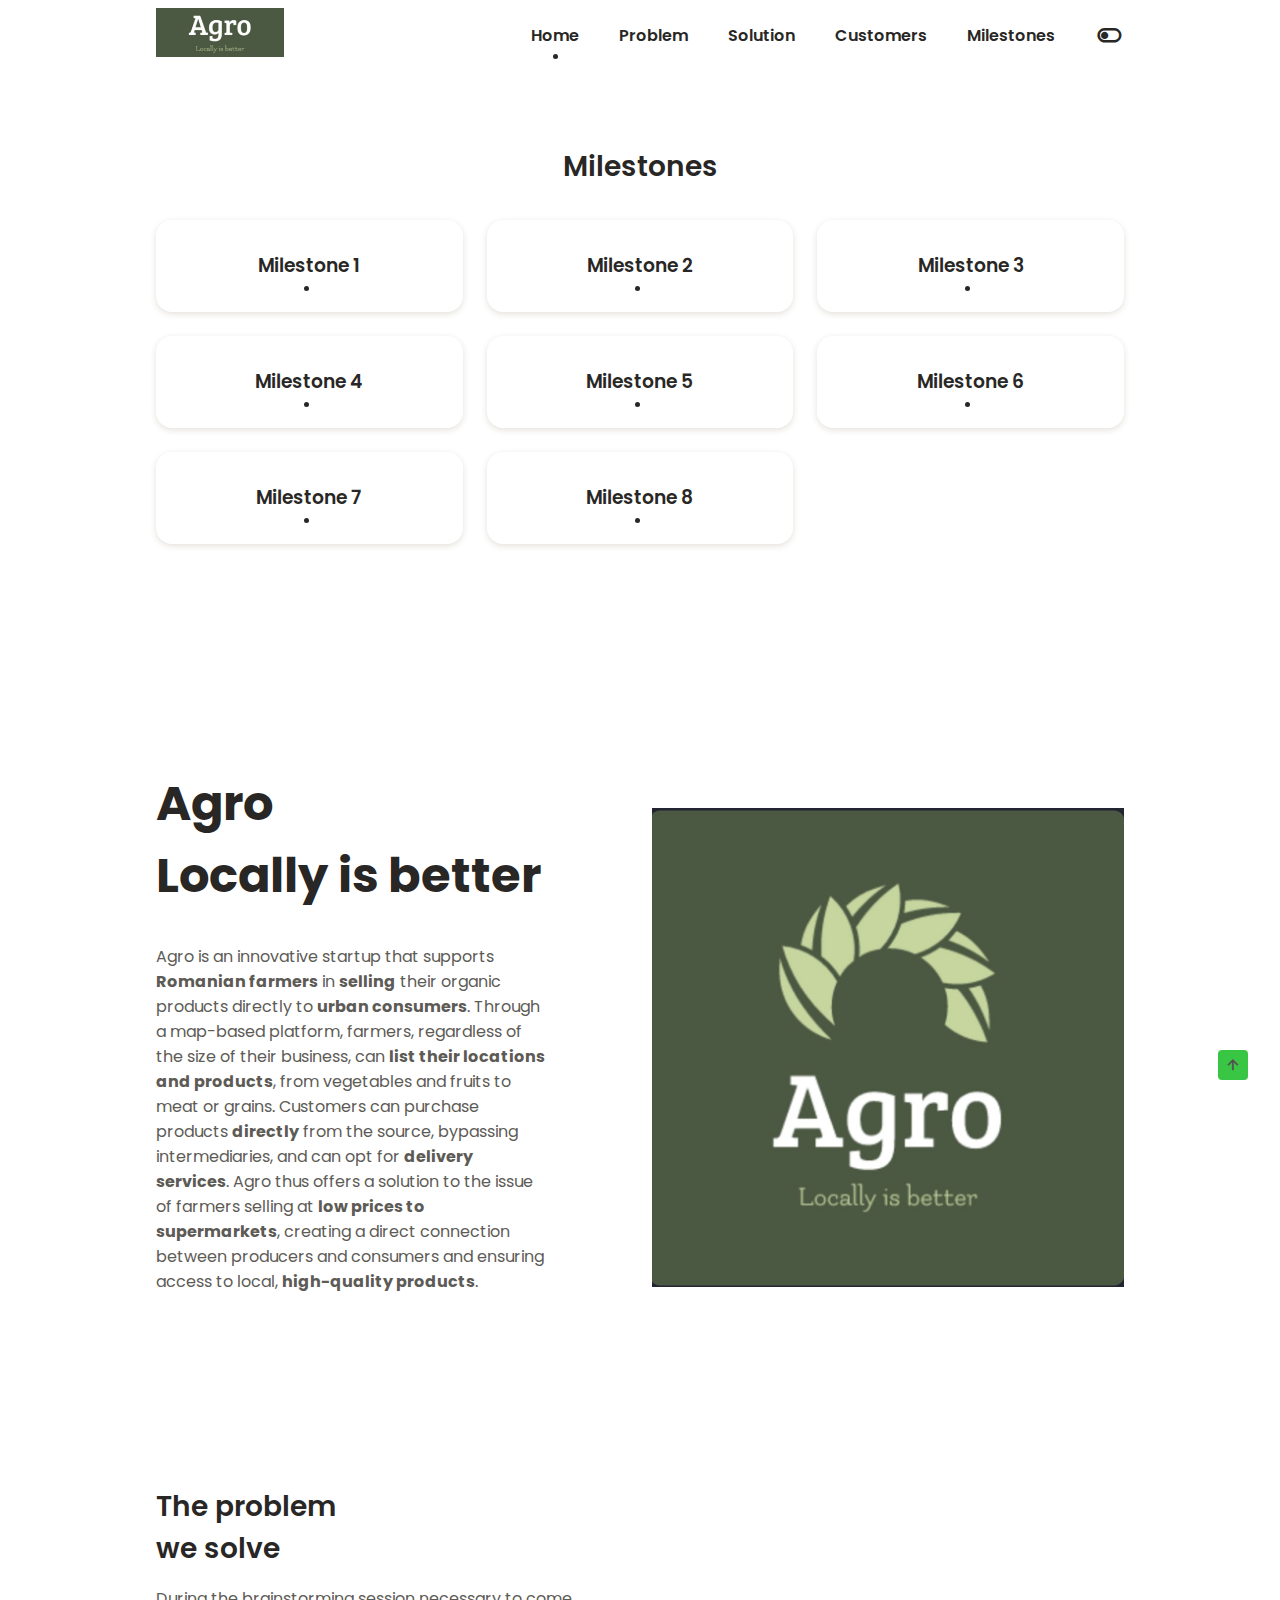
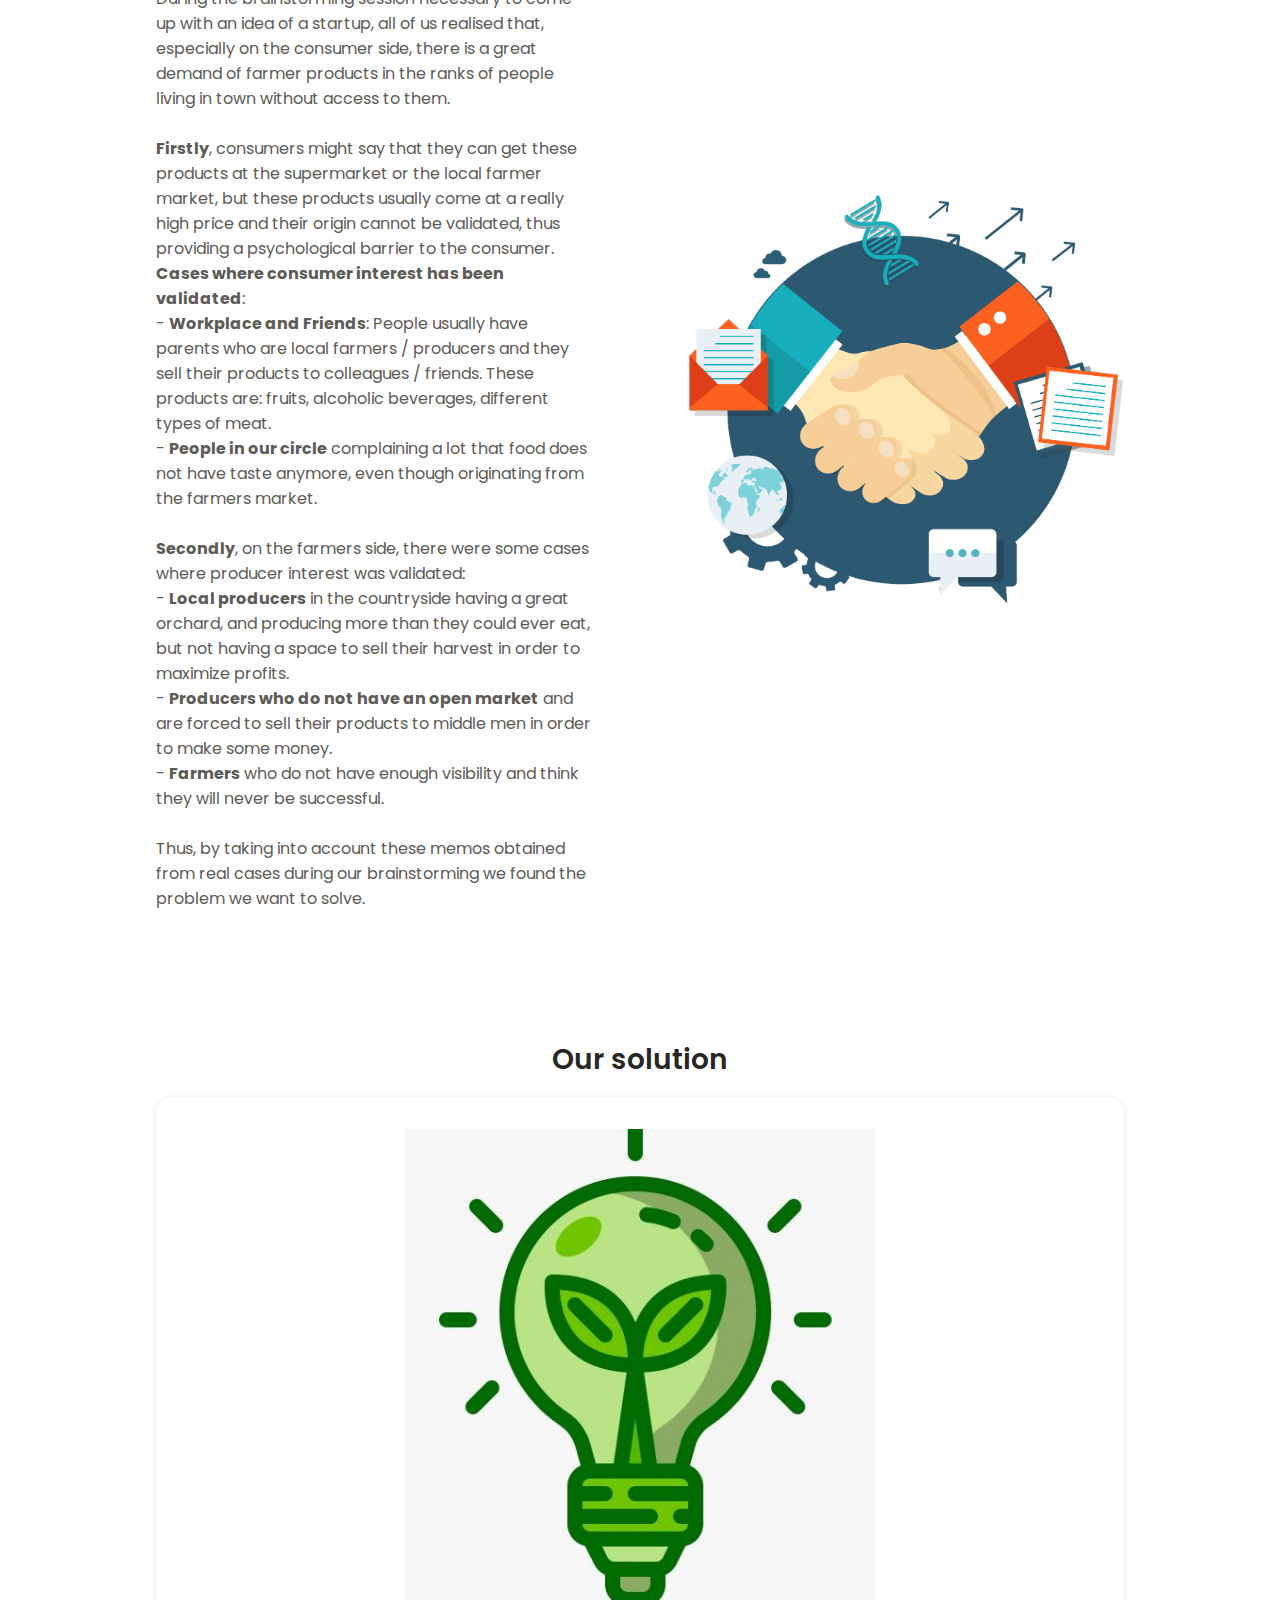
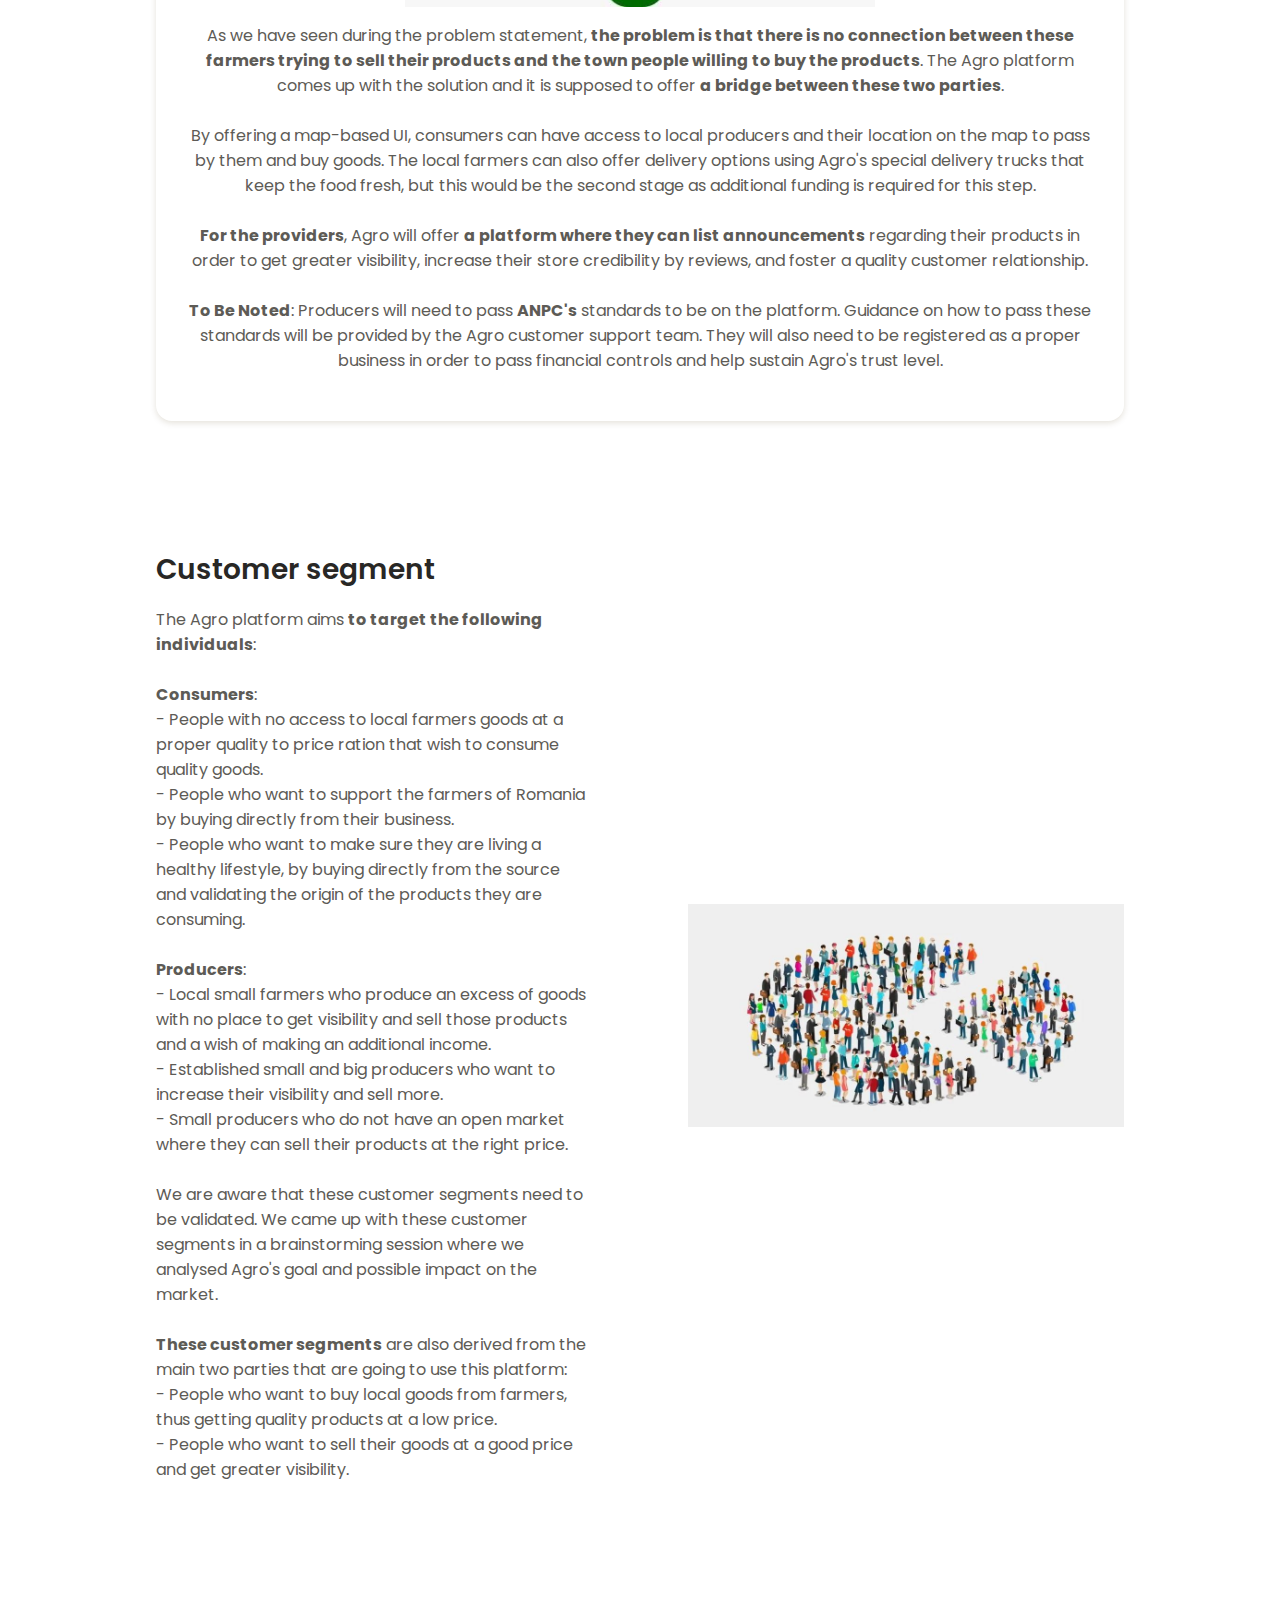
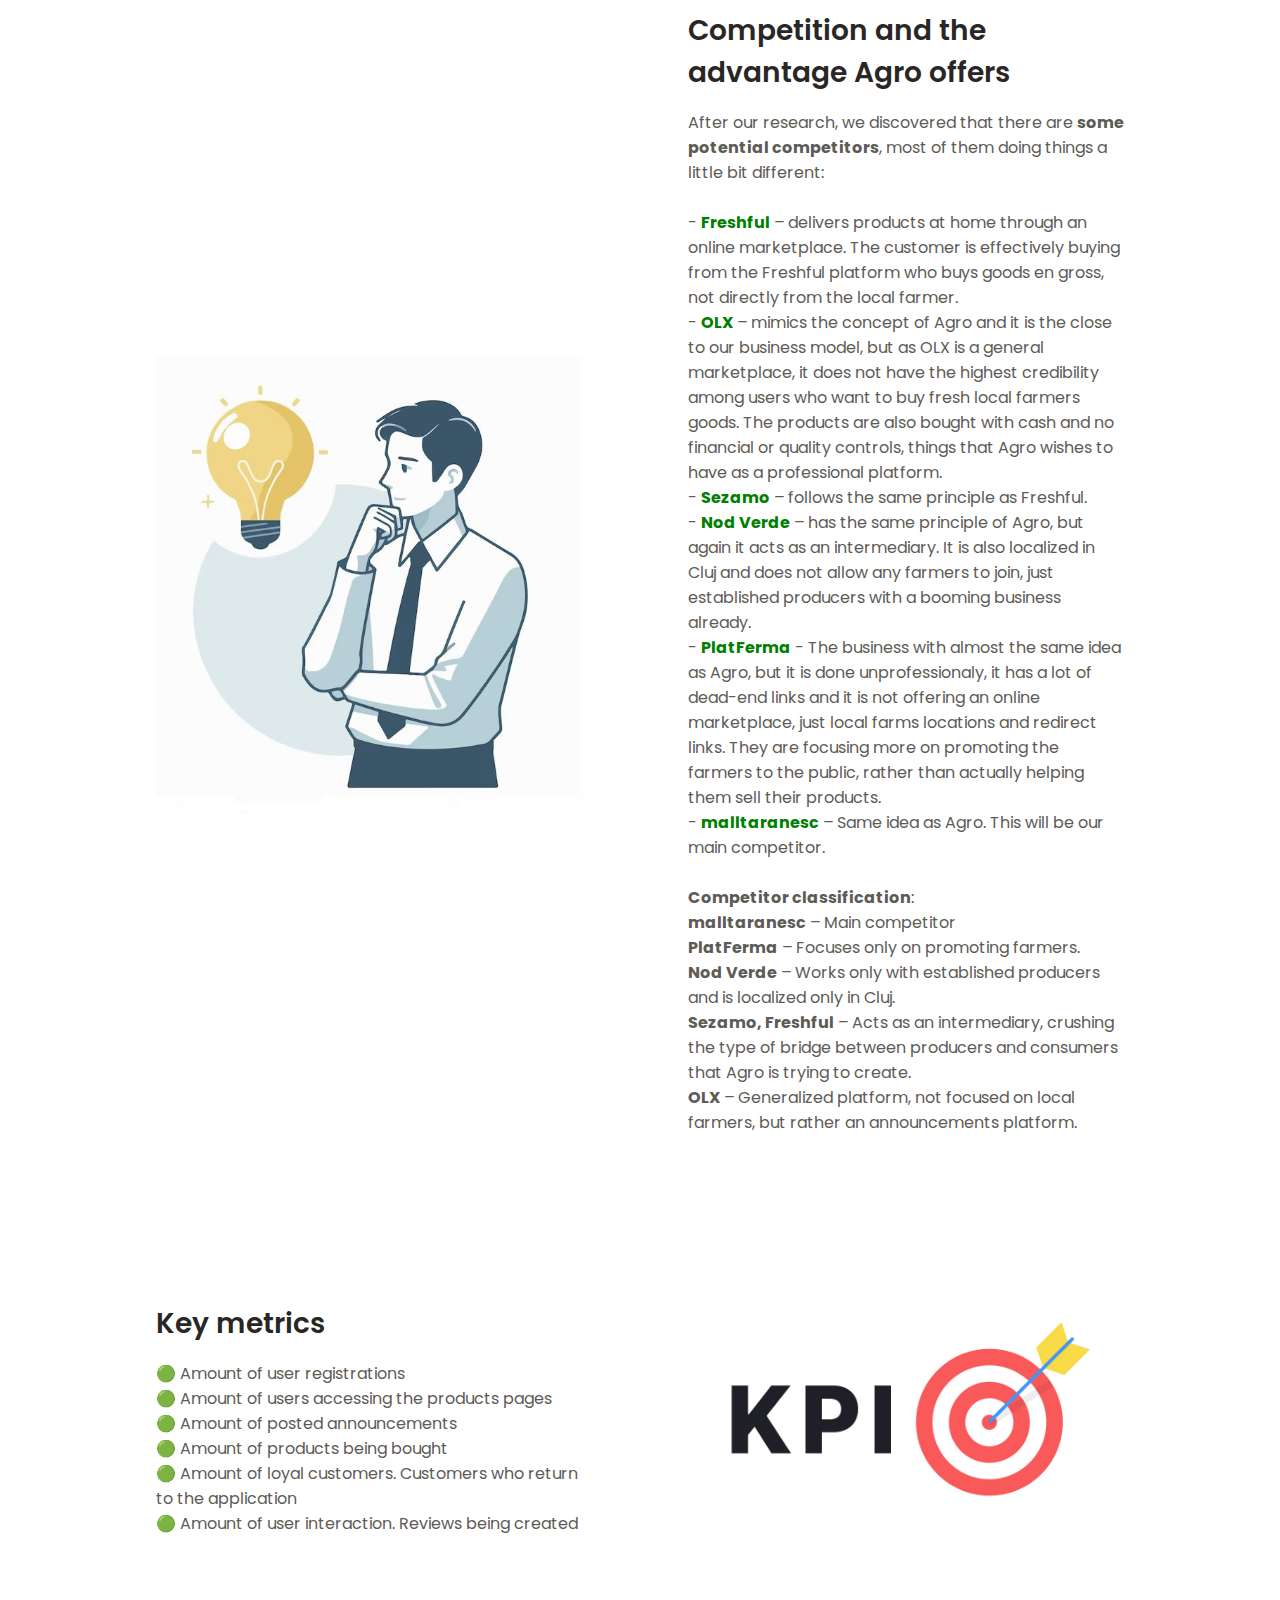
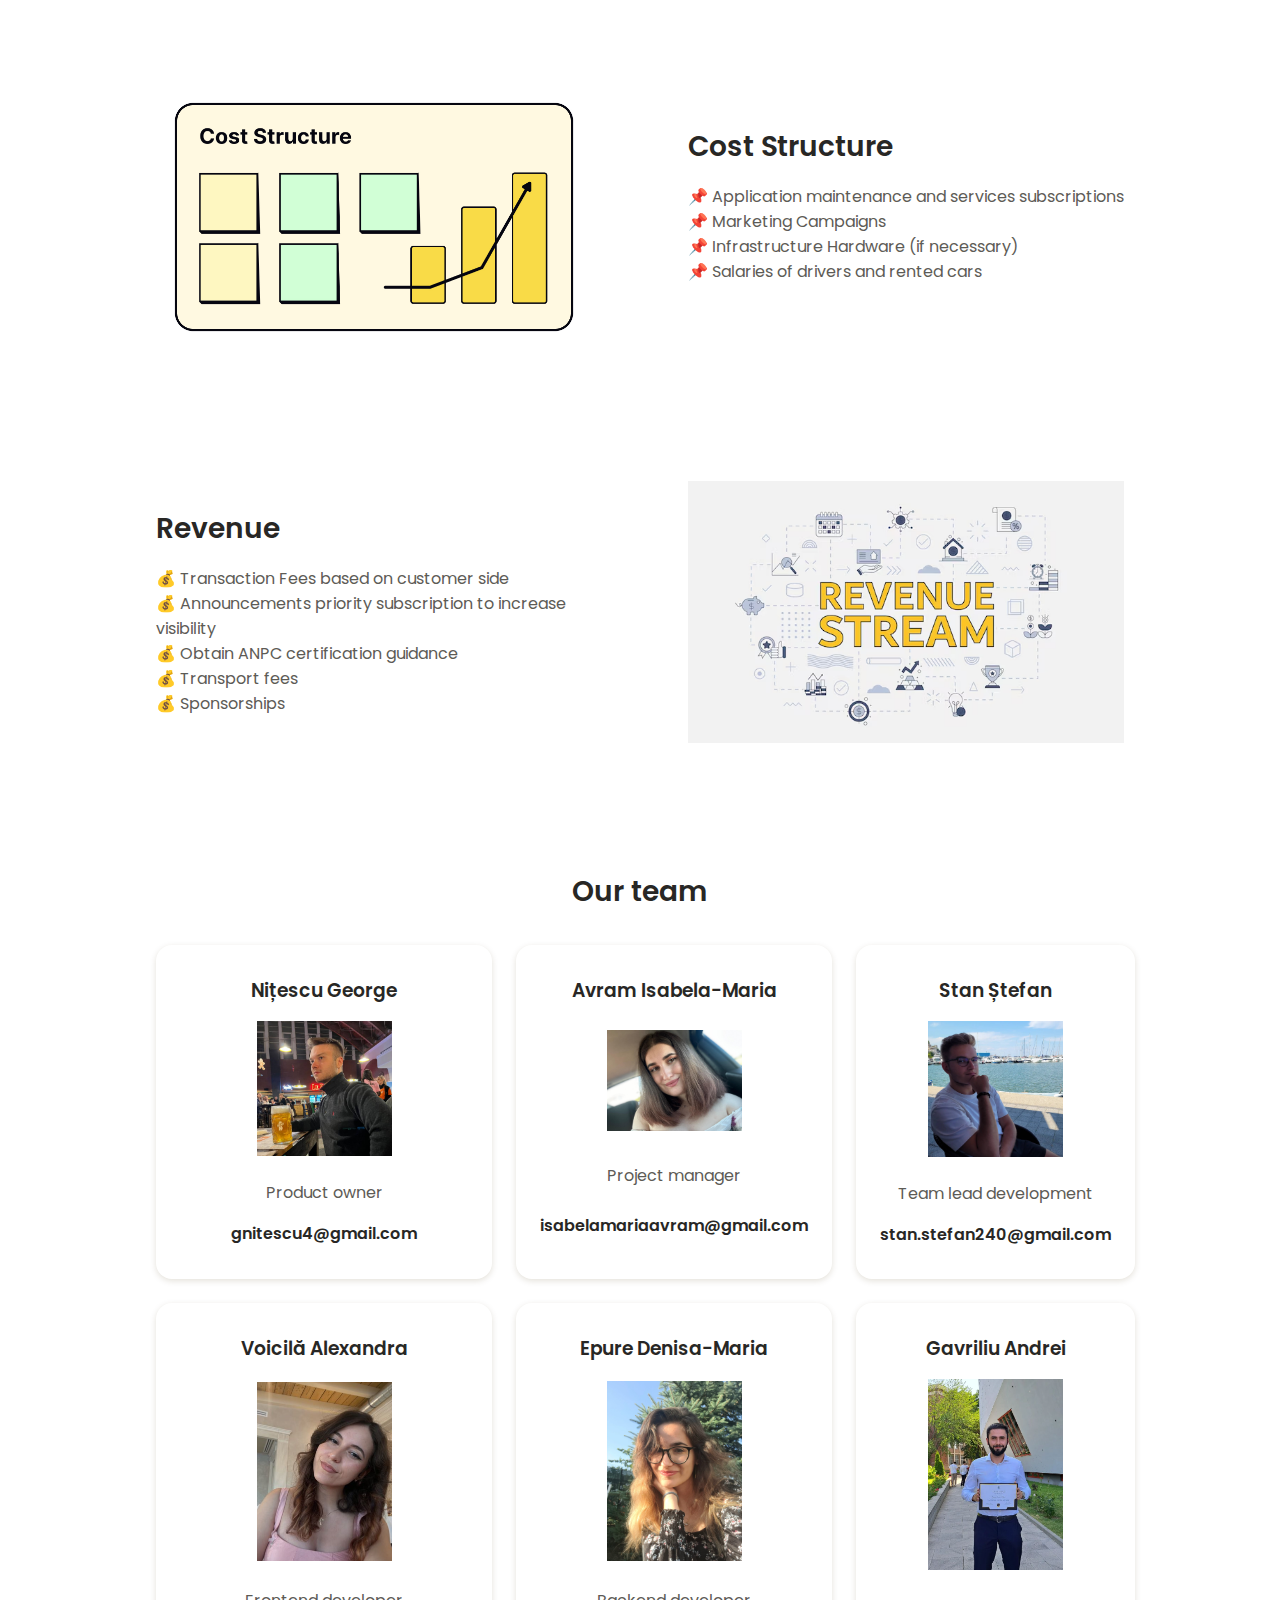
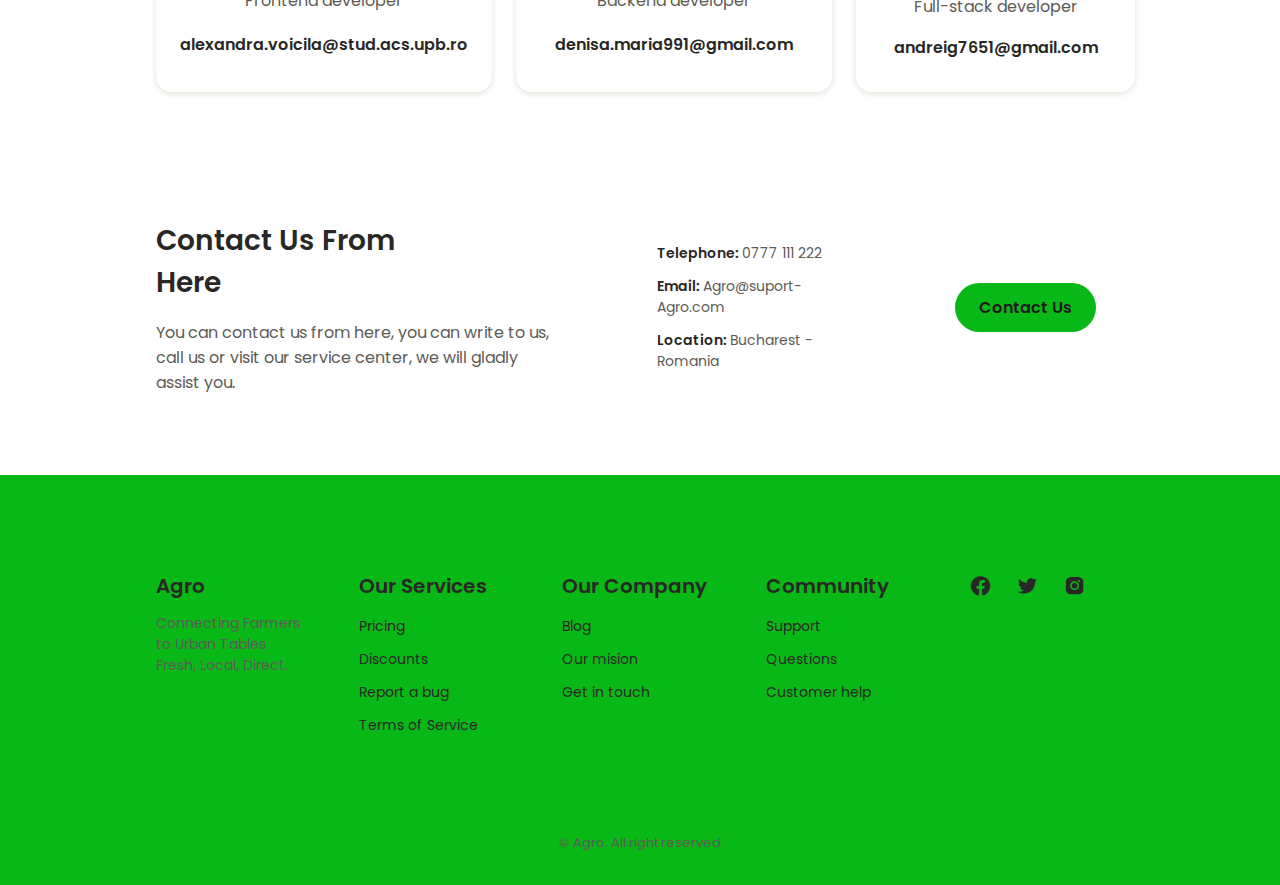
<file: index.html>
<!DOCTYPE html>
<html lang="en">

<head>
    <meta charset="UTF-8">
    <meta name="viewport" content="width=device-width, initial-scale=1.0">

    <!--=============== BOXICONS ===============-->
    <link rel="stylesheet" href="https://cdn.jsdelivr.net/npm/boxicons@latest/css/boxicons.min.css">

    <!--=============== CSS ===============-->
    <link rel="stylesheet" href="assets/css/styles.css">

    <title>Agro</title>
</head>

<body>
    <!--=============== HEADER ===============-->
    <header class="header" id="header">
        <nav class="nav container">
            <a href="#" class="nav__logo">
                <img src="assets/img/agro.jpg" alt="" class="nav__logo-img" style="width: 10vw;">
            </a>

            <div class="nav__menu" id="nav-menu">
                <ul class="nav__list">
                    <li class="nav__item">
                        <a href="#home" class="nav__link active-link">Home</a>
                    </li>
                    <li class="nav__item">
                        <a href="#problem" class="nav__link">Problem</a>
                    </li>
                    <li class="nav__item">
                        <a href="#solution" class="nav__link">Solution</a>
                    </li>
                    <li class="nav__item">
                        <a href="#customer_segment" class="nav__link">Customers</a>
                    </li>
                    <li class="nav__item">
                        <a href="#milestones" class="nav__link">Milestones</a>
                    </li>
                    <i class='bx bx-toggle-left change-theme' id="theme-button"></i>
                </ul>
            </div>

            <div class="nav__toggle" id="nav-toggle">
                <i class='bx bx-grid-alt'></i>
            </div>

        </nav>
    </header>

    <br /><br />

    <section class="services section container" id="milestones">
        <h2 class="section__title">Milestones</h2>
        <div class="services__container grid">
            <div class="services__data">
                <h3 class="services__subtitle"><a href="#home" class="nav__link active-link">Milestone 1</a></h3>
            </div>

            <div class="services__data">
                <h3 class="services__subtitle">
                    <a href="./milestone2.html" class="nav__link active-link">Milestone 2</a>
                </h3>
            </div>   
            
            
        <div class="services__data">
            <h3 class="services__subtitle">
                <a href="./milestone3.html" class="nav__link active-link">Milestone 3</a>
            </h3>
        </div> 

        <div class="services__data">
            <h3 class="services__subtitle">
                <a href="./milestone4.html" class="nav__link active-link">Milestone 4</a>
            </h3>
        </div>

        <div class="services__data">
            <h3 class="services__subtitle">
              <a href="./milestone5.html" class="nav__link active-link"
                >Milestone 5</a
              >
            </h3>
          </div>

          <div class="services__data">
            <h3 class="services__subtitle">
              <a href="./milestone6.html" class="nav__link active-link"
                >Milestone 6</a
              >
            </h3>
          </div>

          <div class="services__data">
            <h3 class="services__subtitle">
              <a href="./milestone7.html" class="nav__link active-link"
                >Milestone 7</a
              >
            </h3>
          </div>

          <div class="services__data">
            <h3 class="services__subtitle">
              <a href="./milestone8.html" class="nav__link active-link"
                >Milestone 8</a
              >
            </h3>
          </div>

        </div>
    </section>

    <main class="main">
        <!--=============== HOME ===============-->
        <section class="home section" id="home">
            <div class="home__container container grid">

                <img src="assets/img/fde779f9-ba9b-44a3-aa95-c034994fff48.jfif" alt="" class="svg__img svg__color home__img">

                <div class="home__data">
                    <h1 class="home__title">Agro <br> Locally is better</h1>
                    <p class="home__description"></p>
                    <p class="home__description">Agro is an innovative startup that supports <b>Romanian farmers</b> in
                        <b>selling</b> their organic products directly to <b>urban consumers</b>. Through a map-based platform,
                        farmers, regardless of the size of their business, can <b>list their locations and products</b>, from
                        vegetables and fruits to meat or grains. Customers can purchase products <b>directly</b> from the
                        source, bypassing intermediaries, and can opt for <b>delivery services</b>. Agro thus offers a solution
                        to the issue of farmers selling at <b>low prices to supermarkets</b>, creating a direct connection
                        between producers and consumers and ensuring access to local, <b>high-quality products</b>.</p>

                </div>
            </div>
        </section>

        <!--=============== Problem ===============-->
        <section class="security section container" id="problem">
            <div class="security__container grid">
                <div class="security__data">
                    <h2 class="section__title-center">The problem <br> we solve</h2>
                    <p class="security__description">During the brainstorming session necessary to come up with an idea of a 
                        startup, all of us realised that, especially on the consumer side, there is a great demand of farmer 
                        products in the ranks of people living in town without access to them.<br><br>
                        <b>Firstly</b>, consumers might say that they can get these products at the supermarket or the local farmer 
                        market, but these products usually come at a really high price and their origin cannot be validated, 
                        thus providing a psychological barrier to the consumer.<br>
                        <b>Cases where consumer interest has been validated</b>:<br>
                        -	<b>Workplace and Friends</b>: People usually have parents who are local farmers / producers and they sell 
                        their products to colleagues / friends. These products are: fruits, alcoholic beverages, different types of meat. <br>
                        -	<b>People in our circle</b> complaining a lot that food does not have taste anymore, even though originating 
                        from the farmers market.<br><br>
                        <b>Secondly</b>, on the farmers side, there were some cases where producer interest was validated:<br>
                        - <b>Local producers</b> in the countryside having a great orchard, and producing more than they could ever eat, 
                        but not having a space to sell their harvest in order to maximize profits.<br>
                        - <b>Producers who do not have an open market</b> and are forced to sell their products to middle men in order 
                        to make some money.<br>
                        - <b>Farmers</b> who do not have enough visibility and think they will never be successful.<br><br>
                        Thus, by taking into account these memos obtained from real cases during our brainstorming we found the 
                        problem we want to solve.
                        
                    </p>
                </div>

                <img src="assets/img/company.png" alt="" class="svg__img svg__color">
            </div>
        </section>

        <!--=============== Solution ===============-->
        <section class="services section container" id="solution">
            <h2 class="section__title">Our solution</h2>
            <div class="grid">
                <div class="services__data">
                    <img src="assets/img/Capture.jpg" alt="" class="svg__img svg__color">
                    <p class="services__description">As we have seen during the problem statement, <b>the problem is that there is no 
                        connection between these farmers trying to sell their products and the town people willing to buy the products</b>.
                        The Agro platform comes up with the solution and it is supposed to offer <b>a bridge between these two parties</b>.<br><br>
                        By offering a map-based UI, consumers can have access to local producers and their 
                        location on the map to pass by them and buy goods. The local farmers can also offer delivery options using 
                        Agro's special delivery trucks that keep the food fresh, but this would be the second stage as additional 
                        funding is required for this step.<br><br>
                        <b>For the providers</b>, Agro will offer <b>a platform where they can list announcements</b> regarding their products in 
                        order to get greater visibility, increase their store credibility by reviews, and foster a quality customer 
                        relationship.<br><br>
                        
                        <b>To Be Noted</b>: Producers will need to pass <b>ANPC's</b> standards to be on the platform. Guidance on how to pass these 
                        standards will be provided by the Agro customer support team. They will also need to be registered as a proper 
                        business in order to pass financial controls and help sustain Agro's trust level.
                        </p>
                    <div>
                        <!-- <a href="#" class="button button-link">Learn More</a> -->
                    </div>
                </div>
            </div>
        </section>


        <!--=============== SECURITY ===============-->
        <section class="security section container" id="customer_segment">
            <div class="security__container grid">
                <div class="security__data">
                    <h2 class="section__title-center">Customer segment</h2>
                    <p class="security__description">The Agro platform aims <b>to target the following individuals</b>:<br><br>
                        <b>Consumers</b>:<br>
                        -	People with no access to local farmers goods at a proper quality to price ration that wish 
                        to consume quality goods.<br>
                        -	People who want to support the farmers of Romania by buying directly from their business.<br>
                        -	People who want to make sure they are living a healthy lifestyle, by buying directly from 
                        the source and validating the origin of the products they are consuming.<br><br>
                        <b>Producers</b>:<br>
                        -	Local small farmers who produce an excess of goods with no place to get visibility and sell 
                        those products and a wish of making an additional income.<br>
                        -	Established small and big producers who want to increase their visibility and sell more.<br>
                        -	Small producers who do not have an open market where they can sell their products at the right 
                        price.<br><br>
                        We are aware that these customer segments need to be validated.
                        We came up with these customer segments in a brainstorming session where we analysed Agro's goal 
                        and possible impact on the market.<br><br>
                        <b>These customer segments</b> are also derived from the main two parties that are going to use this platform:<br>
                        -	People who want to buy local goods from farmers, thus getting quality products at a low price.<br>
                        -	People who want to sell their goods at a good price and get greater visibility.
                        
                    </p>
                </div>

                <img src="assets/img/asdjpg.JPG" alt="" class="svg__img svg__color">
            </div>
        </section>

        <section class="app section container" id="competition">
            <div class="app__container grid">
                <div class="app__data">
                    <h2 class="section__title-center">Competition and the advantage Agro offers</h2>
                    <p class="app__description">After our research, we discovered that there are <b>some potential competitors</b>, 
                        most of them doing things a little bit different:<br><br>
                        -	<b><a href="https://www.freshful.ro" class="hover-link" target="_blank">Freshful</a></b> – delivers products at home through an online marketplace. The customer is effectively buying 
                        from the Freshful platform who buys goods en gross, not directly from the local farmer.<br>
                        -	<b><a href="https://www.olx.ro" class="hover-link" target="_blank">OLX</a></b> – mimics the concept of Agro and it is the close to our business model, but as OLX is a general 
                        marketplace, it does not have the highest credibility among users who want to buy fresh local farmers goods. 
                        The products are also bought with cash and no financial or quality controls, things that Agro wishes to have 
                        as a professional platform.<br>
                        -	<b><a href="https://www.sezamo.ro/bun-venit" class="hover-link" target="_blank">Sezamo</a></b> – follows the same principle as Freshful.<br>
                        -	<b><a href="https://nodverde.ro" class="hover-link" target="_blank">Nod Verde</a></b> – has the same principle of Agro, but again it acts as an intermediary. It is also localized in 
                        Cluj and does not allow any farmers to join, just established producers with a booming business already.<br>
                        -	<b><a href="https://platferma.ro" class="hover-link" target="_blank">PlatFerma</a></b> - The business with almost the same idea as Agro, but it is done unprofessionaly, it has a lot 
                        of dead-end links and it is not offering an online marketplace, just local farms locations and redirect links. 
                        They are focusing more on promoting the farmers to the public, rather than actually helping them sell their products.<br>
                        -	<b><a href="https://www.malltaranesc.ro" class="hover-link" target="_blank">malltaranesc</a></b> – Same idea as Agro. This will be our main competitor.<br><br>
                        <b>Competitor classification</b>:<br>
                        <b>malltaranesc</b> – Main competitor<br>
                        <b>PlatFerma</b> – Focuses only on promoting farmers.<br>
                        <b>Nod Verde</b> – Works only with established producers and is localized only in Cluj.<br>
                        <b>Sezamo, Freshful</b> – Acts as an intermediary, crushing the type of bridge between producers and consumers that Agro 
                        is trying to create.<br>
                        <b>OLX</b> – Generalized platform, not focused on local farmers, but rather an announcements platform.
                        </p>
                </div>

                <img src="assets/img/problem.JPG" alt="" class="svg__img svg__color app__img">

            </div>
        </section>

        <section class="security section container" id="customer_segment">
            <div class="security__container grid">
                <div class="security__data">
                    <h2 class="section__title-center">Key metrics</h2>
                    <p class="security__description">
                        🟢    Amount of user registrations<br>
                        🟢    Amount of users accessing the products pages<br>
                        🟢    Amount of posted announcements<br>
                        🟢    Amount of products being bought<br>
                        🟢    Amount of loyal customers. Customers who return to the application<br>
                        🟢    Amount of user interaction. Reviews being created<br>
                        
                    </p>
                </div>

                <img src="assets/img/key-performance-indicator-kpi-1698250709411-2x.png" alt="" class="svg__img svg__color">
            </div>
        </section>

        <section class="app section container" id="competition">
            <div class="app__container grid">
                <div class="app__data">
                    <h2 class="section__title-center">Cost Structure</h2>
                    <p class="app__description">
                        📌    Application maintenance and services subscriptions<br>
                        📌    Marketing Campaigns<br>
                        📌    Infrastructure Hardware (if necessary)<br>
                        📌    Salaries of drivers and rented cars<br>
                        </p>
                </div>

                <img src="assets/img/cs.png" alt="" class="svg__img svg__color app__img">

            </div>
        </section>

        <section class="security section container" id="customer_segment">
            <div class="security__container grid">
                <div class="security__data">
                    <h2 class="section__title-center">Revenue</h2>
                    <p class="security__description">
                        💰    Transaction Fees based on customer side<br>
                        💰    Announcements priority subscription to increase visibility<br>
                        💰    Obtain ANPC certification guidance<br>
                        💰    Transport fees<br>
                        💰    Sponsorships<br>
                        
                    </p>
                </div>

                <img src="assets/img/revenue-streams.png" alt="" class="svg__img svg__color">
            </div>
        </section>

        <!--=============== SERVICES ===============-->
        <section class="services section container" id="team">
            <h2 class="section__title">Our team</h2>
            <div class="services__container grid">
                <div class="services__data">
                    <h3 class="services__subtitle">Nițescu George</h3>
                    <img src="assets/img/george.png" alt="" class="svg__color services__img">
                    <p class="services__description">Product owner</p>
                    <div>
                        <a href="mailto:gnitescu4@gmail.com?subject=Support&body=Message%20Here" class="button button-link">gnitescu4@gmail.com</a>
                    </div>
                </div>

                <div class="services__data">
                    <h3 class="services__subtitle">Avram Isabela-Maria</h3>

                    <img src="assets/img/isabela.jpg" alt="" class="svg__color services__img">
                    <p class="services__description">Project manager</p>
                    <div>
                        <a href="mailto:isabelamariaavram@gmail.com?subject=Support&body=Message%20Here" class="button button-link">isabelamariaavram@gmail.com</a>
                    </div>
                </div>

                <div class="services__data">
                    <h3 class="services__subtitle">Stan Ștefan</h3>
                    <img src="assets/img/stefan.png" alt="" class="svg__color services__img">
                    <p class="services__description">Team lead development</p>
                    <div>
                        <a href="mailto:stan.stefan240@gmail.com?subject=Support&body=Message%20Here" class="button button-link">stan.stefan240@gmail.com</a>
                    </div>
                </div>
                <div class="services__data">
                    <h3 class="services__subtitle">Voicilă Alexandra</h3>
                    <img src="assets/img/alexandra.png" alt="" class="svg__color services__img">
                    <p class="services__description">Frontend developer</p>
                    <div>
                        <a href="mailto:alexandra.voicila@stud.acs.upb.ro?subject=Support&body=Message%20Here" class="button button-link">alexandra.voicila@stud.acs.upb.ro</a>
                    </div>
                </div>

                <div class="services__data">
                    <h3 class="services__subtitle">Epure Denisa-Maria</h3>

                    <img src="assets/img/denisa.jpg" alt="" class="svg__color services__img">
                    <p class="services__description">Backend developer</p>
                    <div>
                        <a href="mailto:denisa.maria991@gmail.com?subject=Support&body=Message%20Here" class="button button-link">denisa.maria991@gmail.com</a>
                    </div>
                </div>

                <div class="services__data">
                    <h3 class="services__subtitle">Gavriliu Andrei</h3>
                    <img src="assets/img/gavriliu.png" alt="" class="svg__color services__img">
                    <p class="services__description">Full-stack developer</p>
                    <div>
                        <a href="mailto:andreig7651@gmail.com?subject=Support&body=Message%20Here" class="button button-link">andreig7651@gmail.com</a>
                    </div>
                </div>
            </div>
        </section>


        



        <!--=============== CONTACT US ===============-->
        <section class="contact section container" id="contact">
            <div class="contact__container grid">
                <div class="contact__content">
                    <h2 class="section__title-center">Contact Us From <br> Here</h2>
                    <p class="contact__description">You can contact us from here, you can write to us,
                        call us or visit our service center, we will gladly assist you.</p>
                </div>

                <ul class="contact__content grid">
                    <li class="contact__address">Telephone: <span class="contact__information">0777 111 222</span>
                    </li>
                    <li class="contact__address">Email: <span class="contact__information">Agro@suport-Agro.com</span>
                    </li>
                    <li class="contact__address">Location: <span class="contact__information">Bucharest - Romania</span>
                    </li>
                </ul>

                <div class="contact__content">
                    <a href="mailto:agro@suport-agro.com?subject=Support&body=Message%20Here" class="button">Contact
                        Us</a>
                </div>
            </div>
        </section>
    </main>

    <!--=============== FOOTER ===============-->
    <footer class="footer section">
        <div class="footer__container container grid">
            <div class="footer__content">
                <a href="#" class="footer__logo">Agro</a>
                <p class="footer__description">Connecting Farmers to Urban Tables
                    <br> Fresh, Local, Direct.
                </p>
            </div>

            <div class="footer__content">
                <h3 class="footer__title">Our Services</h3>
                <ul class="footer__links">
                    <li><a href="#" class="footer__link">Pricing </a></li>
                    <li><a href="#" class="footer__link">Discounts</a></li>
                    <li><a href="#" class="footer__link">Report a bug</a></li>
                    <li><a href="#" class="footer__link">Terms of Service</a></li>
                </ul>
            </div>

            <div class="footer__content">
                <h3 class="footer__title">Our Company</h3>
                <ul class="footer__links">
                    <li><a href="#" class="footer__link">Blog</a></li>
                    <li><a href="#" class="footer__link">Our mision</a></li>
                    <li><a href="#" class="footer__link">Get in touch</a></li>
                </ul>
            </div>

            <div class="footer__content">
                <h3 class="footer__title">Community</h3>
                <ul class="footer__links">
                    <li><a href="#" class="footer__link">Support</a></li>
                    <li><a href="#" class="footer__link">Questions</a></li>
                    <li><a href="#" class="footer__link">Customer help</a></li>
                </ul>
            </div>

            <div class="footer__social">
                <a href="#" class="footer__social-link"><i class='bx bxl-facebook-circle '></i></a>
                <a href="#" class="footer__social-link"><i class='bx bxl-twitter'></i></a>
                <a href="#" class="footer__social-link"><i class='bx bxl-instagram-alt'></i></a>
            </div>
        </div>

        <p class="footer__copy">&#169; Agro. All right reserved</p>
    </footer>

    <!--=============== SCROLL UP ===============-->
    <a href="#" class="scrollup" id="scroll-up">
        <i class='bx bx-up-arrow-alt scrollup__icon'></i>
    </a>

    <!--=============== MAIN JS ===============-->
    <script src="assets/js/main.js"></script>
</body>

</html>
</file>
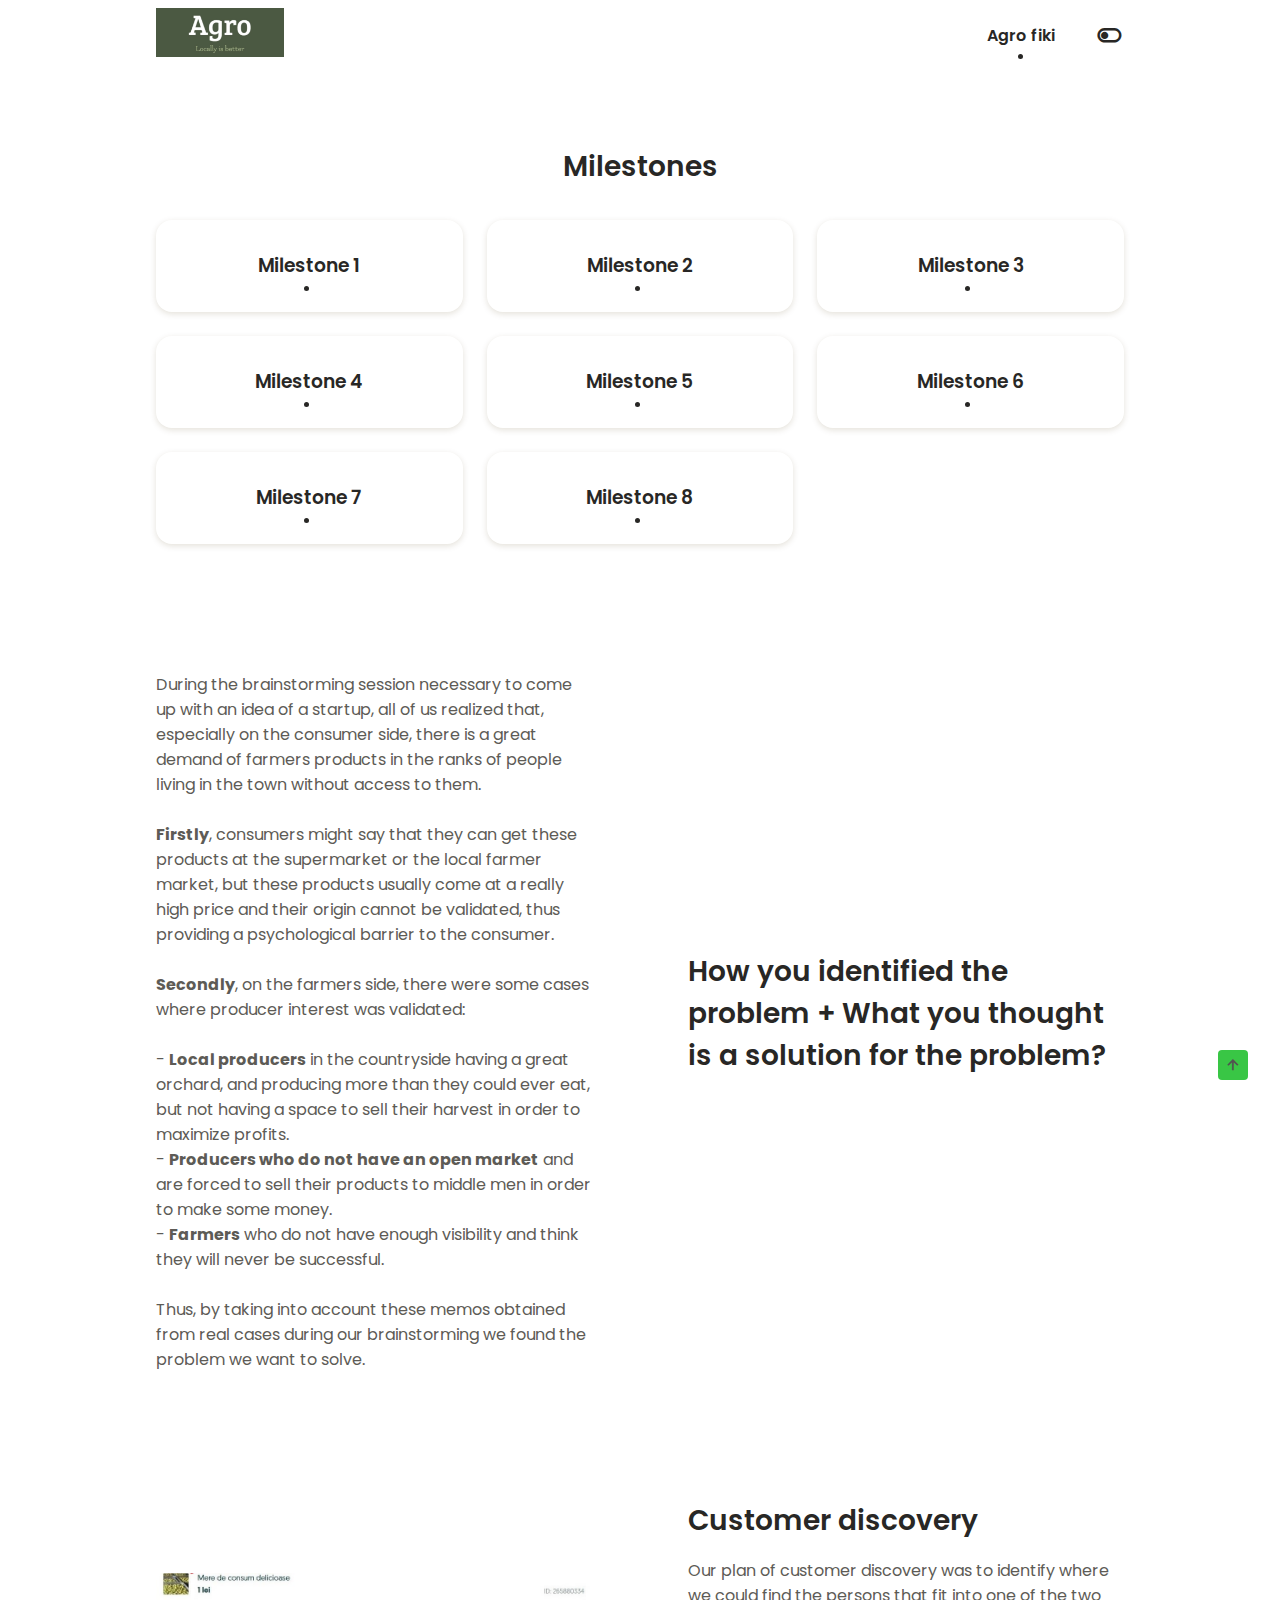
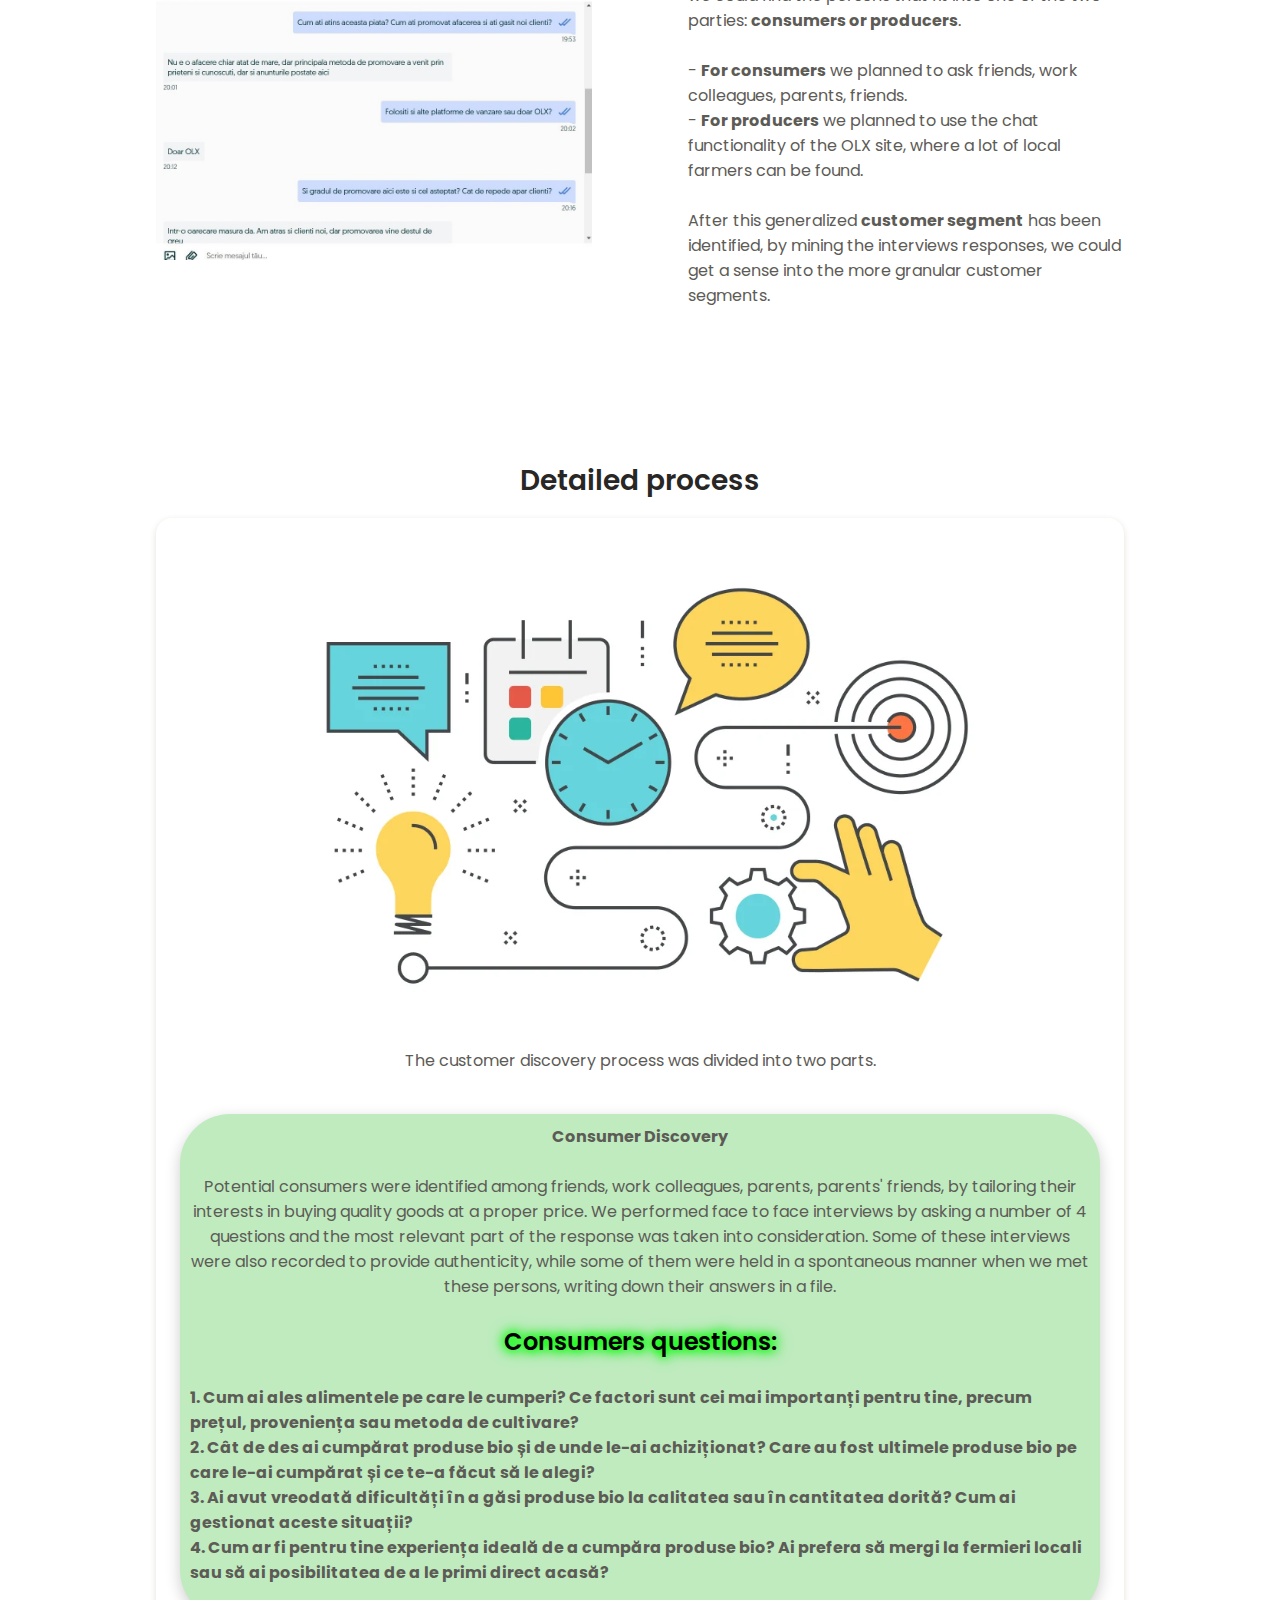
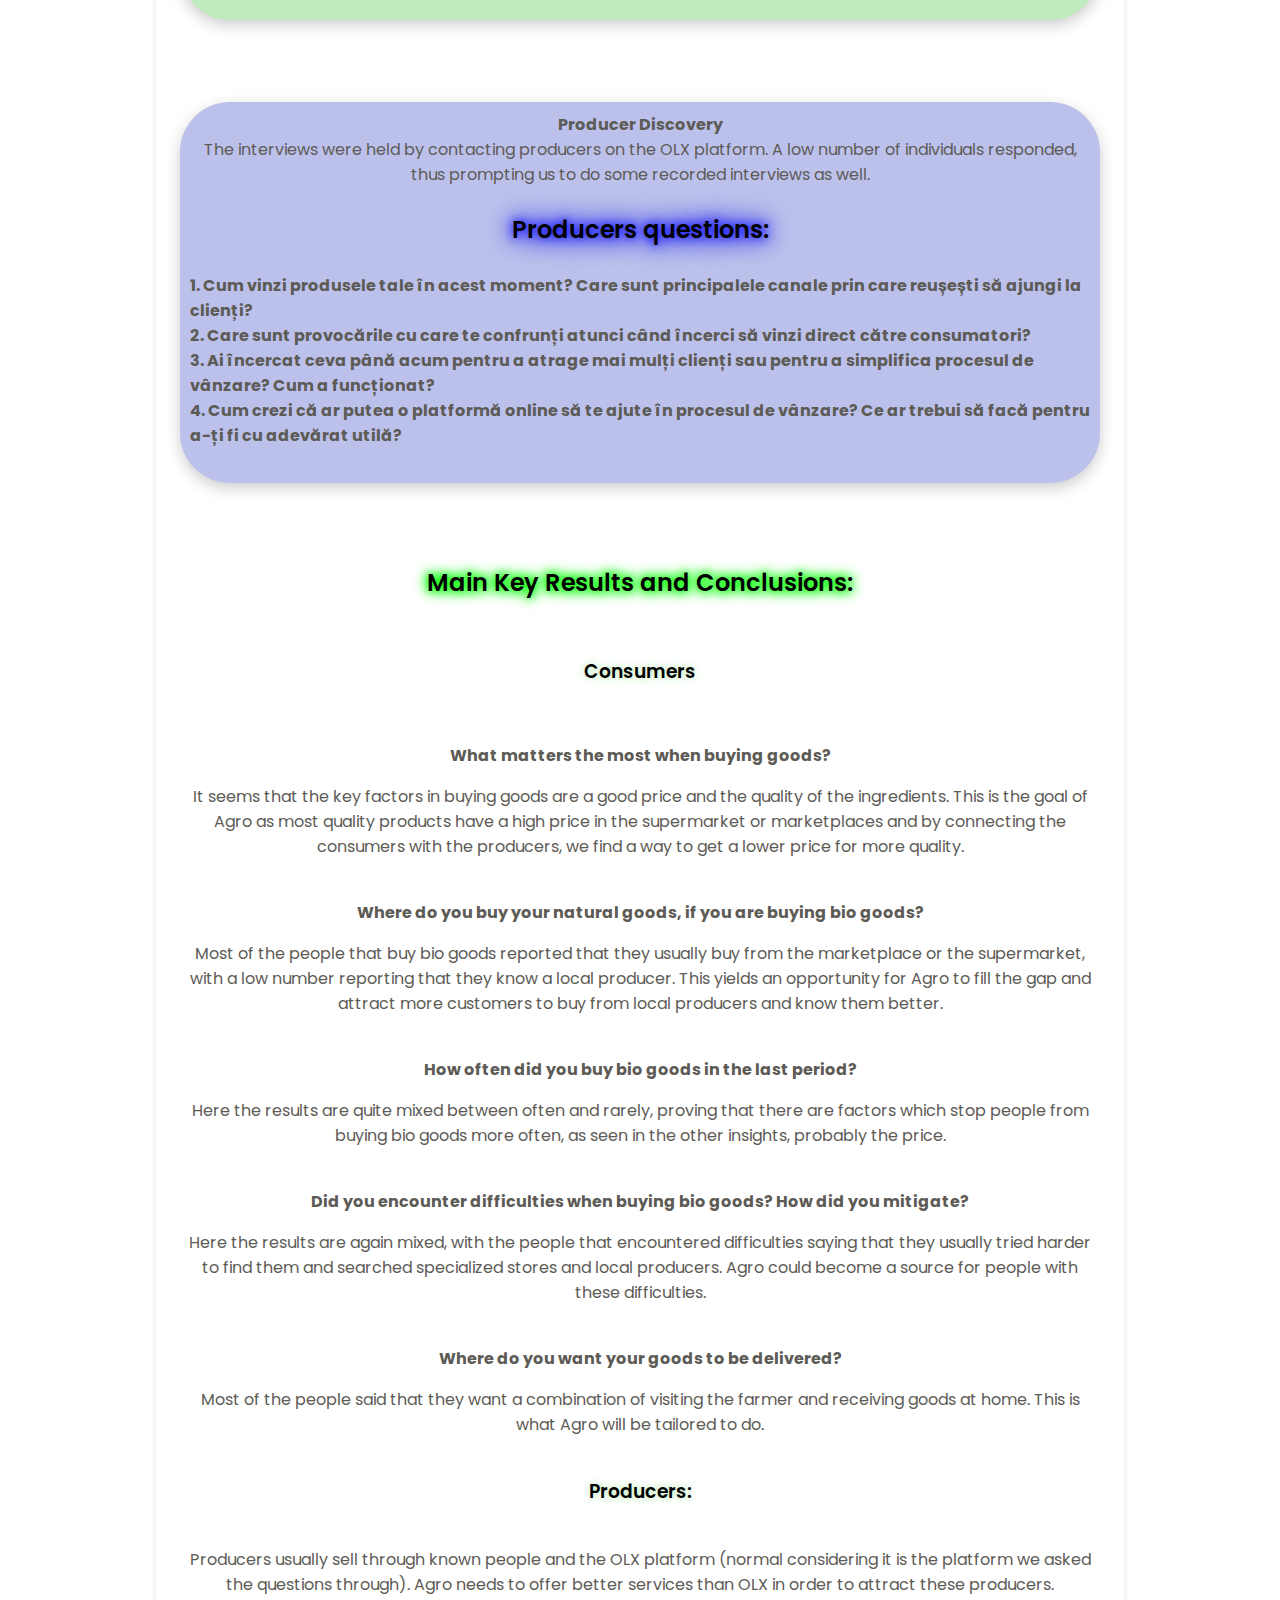
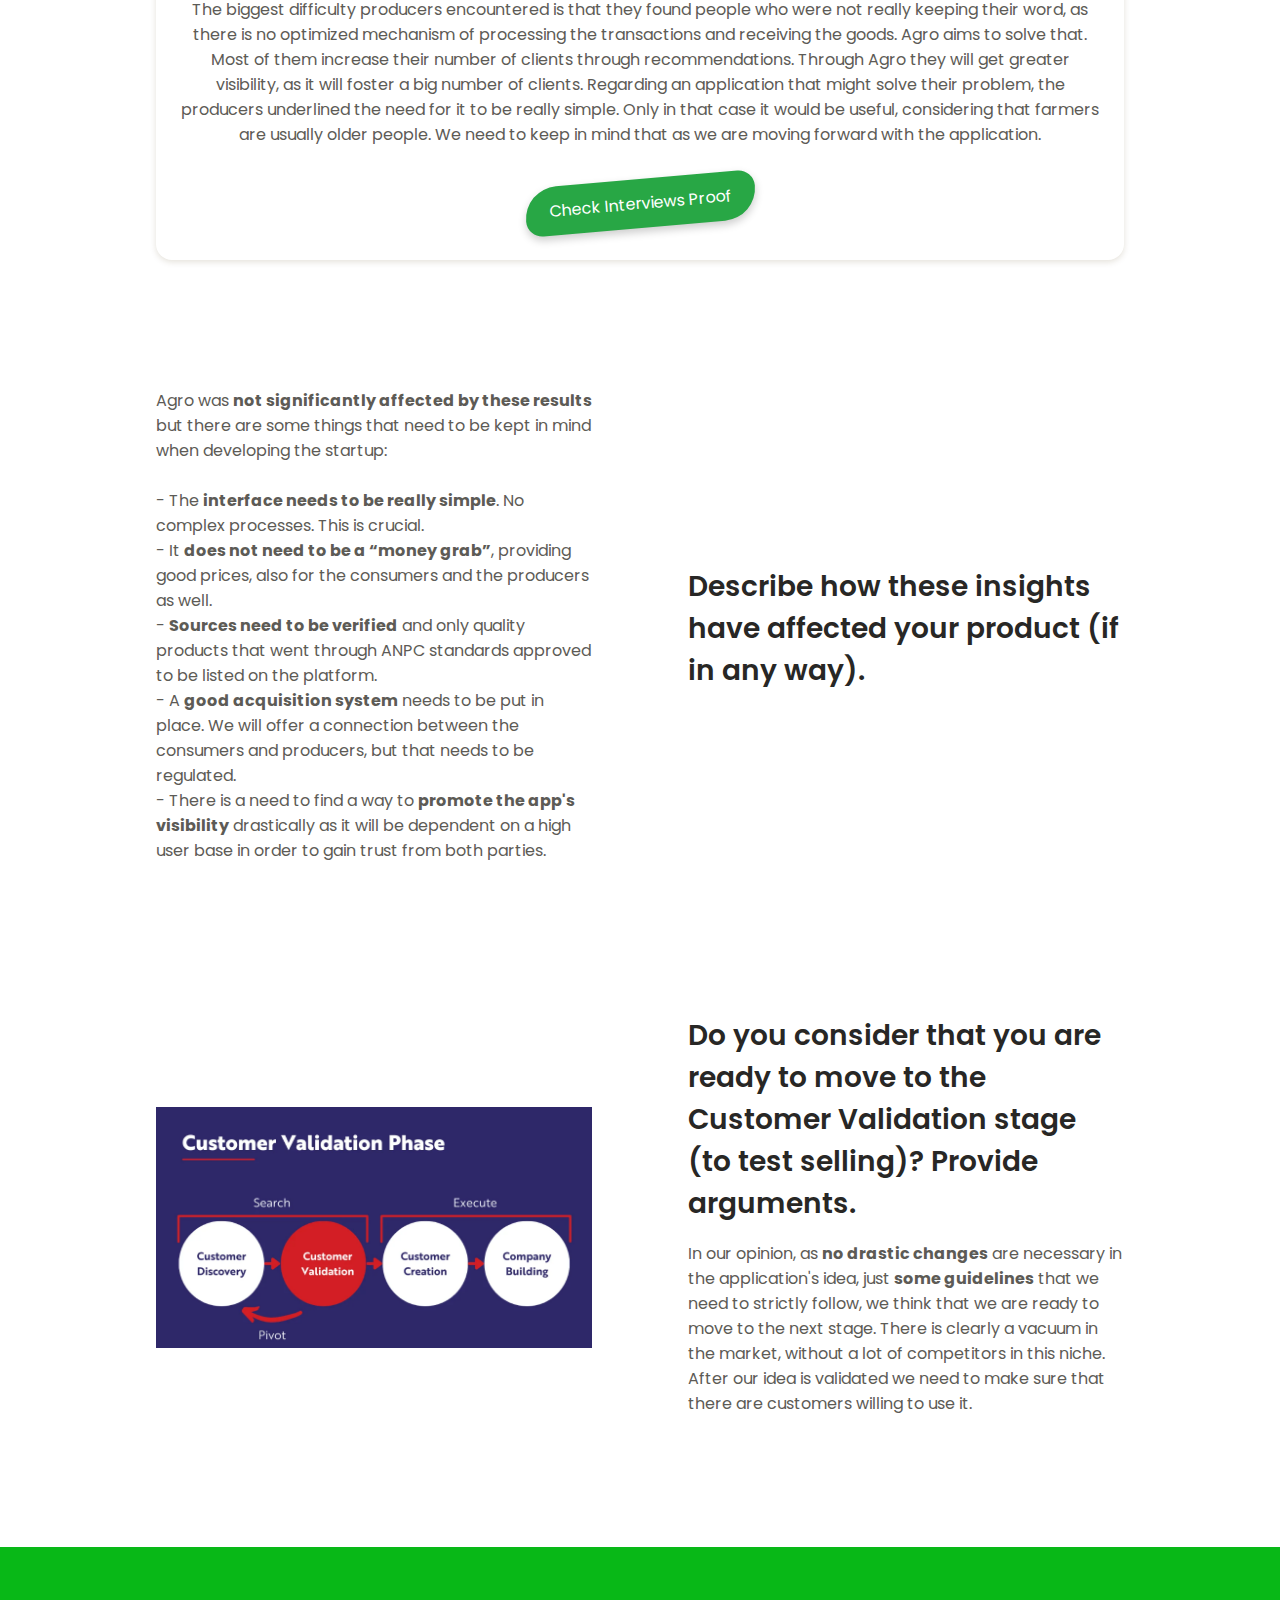
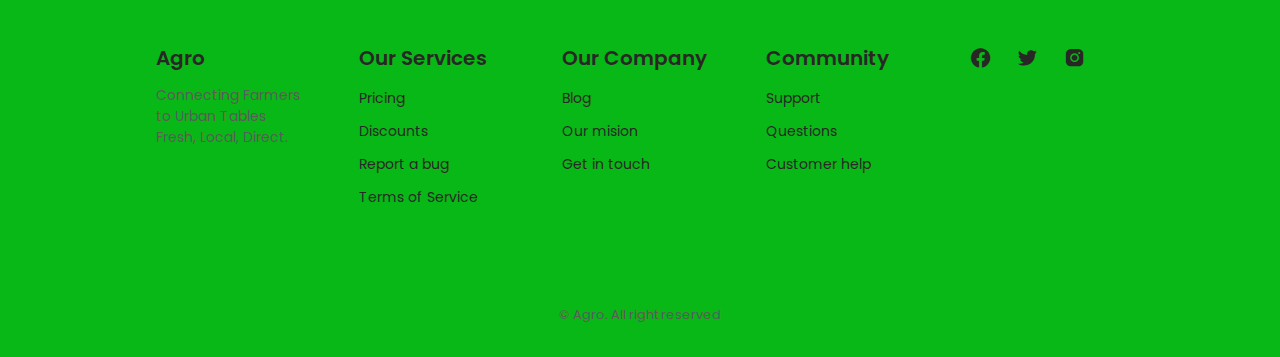
<file: milestone2.html>
<!DOCTYPE html>
<html lang="en">

<head>
  <meta charset="UTF-8" />
  <meta name="viewport" content="width=device-width, initial-scale=1.0" />

  <!--=============== BOXICONS ===============-->
  <link rel="stylesheet" href="https://cdn.jsdelivr.net/npm/boxicons@latest/css/boxicons.min.css" />

  <!--=============== CSS ===============-->
  <link rel="stylesheet" href="assets/css/styles.css" />

  <title>Agro</title>
</head>

<body>
  <header class="header" id="header">
    <nav class="nav container">
      <a href="#" class="nav__logo">
        <img src="assets/img/agro.jpg" alt="" class="nav__logo-img" style="width: 10vw" />
      </a>

      <div class="nav__menu" id="nav-menu">
        <ul class="nav__list">
          <li class="nav__item">
            <a href="./index.html" class="nav__link active-link">Agro fiki</a>
          </li>
          <i class='bx bx-toggle-left change-theme' id="theme-button"></i>
        </ul>
      </div>

      <div class="nav__toggle" id="nav-toggle">
        <i class="bx bx-grid-alt"></i>
      </div>
    </nav>
  </header>

  <br /><br />

  <section class="services section container" id="milestones">
    <h2 class="section__title">Milestones</h2>
    <div class="services__container grid">
        <div class="services__data">
            <h3 class="services__subtitle"><a href="./index.html" class="nav__link active-link">Milestone 1</a></h3>
        </div>

        <div class="services__data">
            <h3 class="services__subtitle">
                <a href="./milestone2.html" class="nav__link active-link">Milestone 2</a>
            </h3>
        </div>  
        
        
        <div class="services__data">
          <h3 class="services__subtitle">
              <a href="./milestone3.html" class="nav__link active-link">Milestone 3</a>
          </h3>
      </div> 
      
      <div class="services__data">
        <h3 class="services__subtitle">
            <a href="./milestone4.html" class="nav__link active-link">Milestone 4</a>
        </h3>
    </div>

    <div class="services__data">
      <h3 class="services__subtitle">
        <a href="./milestone5.html" class="nav__link active-link"
          >Milestone 5</a
        >
      </h3>
    </div>

    <div class="services__data">
      <h3 class="services__subtitle">
        <a href="./milestone6.html" class="nav__link active-link"
          >Milestone 6</a
        >
      </h3>
    </div>

    <div class="services__data">
      <h3 class="services__subtitle">
        <a href="./milestone7.html" class="nav__link active-link"
          >Milestone 7</a
        >
      </h3>
    </div>

    <div class="services__data">
      <h3 class="services__subtitle">
        <a href="./milestone8.html" class="nav__link active-link"
          >Milestone 8</a
        >
      </h3>
    </div>

    </div>
</section>

  <section class="security section container" id="how_do_you_identified_the_problem">
    <div class="security__container grid">
      <div class="security__data">
        <p class="security__description">
          During the brainstorming session necessary to come up with an idea of a startup, all of us realized that, 
          especially on the consumer side, there is a great demand of farmers products in the ranks of people living 
          in the town without access to them.<br><br>
          <b>Firstly</b>, consumers might say that they can get these products at the supermarket or the local farmer market, 
          but these products usually come at a really high price and their origin cannot be validated, thus providing 
          a psychological barrier to the consumer.<br><br>
          <b>Secondly</b>, on the farmers side, there were some cases where producer interest was validated:<br><br>
          - <b>Local producers</b> in the countryside having a great orchard, and producing more than they could ever eat, but 
          not having a space to sell their harvest in order to maximize profits.<br>
          - <b>Producers who do not have an open market</b> and are forced to sell their products to middle men in order to make 
          some money.<br>
          - <b>Farmers</b> who do not have enough visibility and think they will never be successful.<br><br>
          Thus, by taking into account these memos obtained from real cases during our brainstorming we found the problem 
          we want to solve.

        </p>
      </div>

      <h2 class="section__title-center">How you identified the problem + What you thought is a solution for the
        problem?</h2>
    </div>
  </section>

  <section class="app section container" id="customer_discovery">
    <div class="app__container grid">
      <div class="app__data">
        <h2 class="section__title-center">Customer discovery </h2>
        <p class="app__description">
          Our plan of customer discovery was to identify where we could find the persons that fit into one of the 
          two parties: <b>consumers or producers</b>.<br><br>
          - <b>For consumers</b> we planned to ask friends, work colleagues, parents, friends.<br>
          - <b>For producers</b> we planned to use the chat functionality of the OLX site, where a lot of local farmers can be 
          found.<br><br>
          After this generalized <b>customer segment</b> has been identified, by mining the interviews responses, we could get a 
          sense into the more granular customer segments.

        </p>
      </div>

      <img src="assets/img/OLXcustomer.jpeg" alt="" class="svg__img svg__color app__img">

    </div>
  </section>

  <section class="services section container" id="process">
    <h2 class="section__title">Detailed process </h2>
    <div class="grid">
        <div class="services__data">
          <img src="assets/img/M2 - 1.png" alt="Large Image" style="width: 100%; height: auto;">
            <p class="services__description">The customer discovery process was divided into two parts.<br><br>
              <div style="border-radius: 50px; box-shadow: 0 5px 15px rgba(0,0,0,0.2); padding: 10px;"
              class="container-cDiscovery"
              >
                  <b>Consumer Discovery</b><br><br>
                Potential consumers were identified among friends, work colleagues, parents, parents' friends, by tailoring their 
                interests in buying quality goods at a proper price.
                We performed face to face interviews by asking a number of 4 questions and the most relevant part of the response 
                was taken into consideration. Some of these interviews were also recorded to provide authenticity, while some of them 
                were held in a spontaneous manner when we met these persons, writing down their answers in a file.<br><br>
                
                <h2><span style="color: black; text-shadow: 0 0 8px #00ff00, 0 0 12px #00ff00, 0 0 16px #00ff00;">Consumers questions:</span></h2><br>
                <div style="text-align: left;">
                  <b>1.	Cum ai ales alimentele pe care le cumperi? Ce factori sunt cei mai importanți pentru tine, 
                    precum prețul, proveniența sau metoda de cultivare?</b><br>
        
                  <b>2.	Cât de des ai cumpărat produse bio și de unde le-ai achiziționat? Care au fost ultimele produse bio pe care 
                    le-ai cumpărat și ce te-a făcut să le alegi?</b><br>
        
                  <b>3.	Ai avut vreodată dificultăți în a găsi produse bio la calitatea sau în cantitatea dorită? 
                    Cum ai gestionat aceste situații?</b><br>
        
                  <b>4.	Cum ar fi pentru tine experiența ideală de a 
                    cumpăra produse bio? Ai prefera să mergi la fermieri locali sau
                    să ai posibilitatea de a le primi direct acasă?</b><br><br>
                </div>
              </div>

              <br><br>

              <div style="border-radius: 50px; box-shadow: 0 5px 15px rgba(0,0,0,0.2); padding: 10px;"
              class="container-pDiscovery">
                <b>Producer Discovery</b><br>
              The interviews were held by contacting producers on the OLX platform. A low number of individuals responded, thus 
              prompting us to do some recorded interviews as well.<br><br>
              <h2><span style="color: black; text-shadow: 0 0 10px #00f, 0 0 20px #00f, 0 0 30px #00f;">Producers questions:</span></h2><br>
              <div style="text-align: left;">
                <b>1.	Cum vinzi produsele tale în acest moment?
                  Care sunt principalele canale prin care reușești 
                  să ajungi la clienți?</b><br>
      
                <b>2.	Care sunt provocările cu care te confrunți 
                  atunci când încerci să vinzi direct 
                  către consumatori?</b><br>
      
                <b>3.	Ai încercat ceva până acum pentru a atrage 
                  mai mulți clienți sau pentru a simplifica 
                  procesul de vânzare? Cum a funcționat?</b><br>
      
                <b>4.	Cum crezi că ar putea o platformă online 
                  să te ajute în procesul de vânzare? 
                  Ce ar trebui să facă pentru a-ți fi cu 
                  adevărat utilă?</b><br><br>
              </div>
              </div>

              <br><br>
              
              <h2><span style="color: black; text-shadow: 0 0 8px #00ff00, 0 0 12px #00ff00, 0 0 16px #00ff00;">Main Key Results and Conclusions:</span></h2><br>
              <h3><span style="color: black; text-shadow: 0 0 8px #a8e6a1;">Consumers</span></h3><br>
              <b>What matters the most when buying goods?</b>
              It seems that the key factors in buying goods are a good price and the quality of the ingredients. This is the goal of 
              Agro as most quality products have a high price in the supermarket or marketplaces and by connecting the consumers with 
              the producers, we find a way to get a lower price for more quality.<br><br>
    
              <b>Where do you buy your natural goods, if you are buying bio goods?</b>
              Most of the people that buy bio goods reported that they usually buy from the marketplace or the supermarket, with a low 
              number reporting that they know a local producer. This yields an opportunity for Agro to fill the gap and attract more 
              customers to buy from local producers and know them better.<br><br>
    
              <b>How often did you buy bio goods in the last period?</b>
              Here the results are quite mixed between often and rarely, proving that there are factors which stop people from buying 
              bio goods more often, as seen in the other insights, probably the price.<br><br>
    
              <b>Did you encounter difficulties when buying bio goods? How did you mitigate?</b>
              Here the results are again mixed, with the people that encountered difficulties saying that they usually tried harder to 
              find them and searched specialized stores and local producers. Agro could become a source for people with these difficulties.<br><br>
    
              <b>Where do you want your goods to be delivered?</b>
              Most of the people said that they want a combination of visiting the farmer and receiving goods at home. This is what Agro 
              will be tailored to do.<br><br>
    
              <h3><span style="color: black; text-shadow: 0 0 8px #a8e6a1;">Producers:</span></h3><br>
              Producers usually sell through known people and the OLX platform (normal considering it is the platform we asked the questions 
              through).
              Agro needs to offer better services than OLX in order to attract these producers.<br>
    
              The biggest difficulty producers encountered is that they found people who were not really keeping their word, as there is no 
              optimized mechanism of processing the transactions and receiving the goods. Agro aims to solve that.<br>
    
              Most of them increase their number of clients through recommendations. Through Agro they will get greater visibility, as it 
              will foster a big number of clients.
              Regarding an application that might solve their problem, the producers underlined the need for it to be really simple. Only 
              in that case it would be useful, considering that farmers are usually older people.
              We need to keep in mind that as we are moving forward with the application.<br>
                </p>
            <div>
              <a href="https://drive.google.com/drive/folders/13sLmq_85qqo-g7J9GEDwhYikAqsUP_1J?usp=sharing" 
                class="button_leaf"
                onmouseover="this.style.backgroundColor='#218838'; this.style.transform='rotate(-3deg) scale(1.05)';"
                onmouseout="this.style.backgroundColor='#28a745'; this.style.transform='rotate(-5deg) scale(1)';0"
                target="_blank">
                Check Interviews Proof
              </a>

            </div>
        </div>
    </div>
</section>

  <section class="app section container" id="product_updates">
    <div class="app__container grid">
      <div class="app__data">

        <p class="app__description">
          Agro was <b>not significantly affected by these results</b> but there are some things that need to be kept in mind when developing the startup:<br><br>
          -	The <b>interface needs to be really simple</b>. No complex processes. This is crucial.<br>
          -	It <b>does not need to be a “money grab”</b>, providing good prices, also for the consumers and the producers as well.<br>
          -	<b>Sources need to be verified</b> and only quality products that went through ANPC standards approved to be listed on the platform.<br>
          -	A <b>good acquisition system</b> needs to be put in place. We will offer a connection between the consumers and producers, but that needs to be regulated.<br>
          -	There is a need to find a way to <b>promote the app's visibility</b> drastically as it will be dependent on a high user base in order to gain trust from both parties.

        </p>
      </div>

      <h2 class="section__title-center">Describe how these insights have affected your product (if in any way).</h2>

    </div>
  </section>

  <section class="app section container" id="customer_validatio_stage">
    <div class="app__container grid">
      <div class="app__data">
        <h2 class="section__title-center">Do you consider that you are ready to move to the Customer Validation stage
          (to test selling)? Provide arguments.</h2>
        <p class="app__description">
          In our opinion, as <b>no drastic changes</b> are necessary in the application's idea, just <b>some guidelines</b> that we 
          need to strictly follow, we think that we are ready to move to the next stage. There is clearly a vacuum in 
          the market, without a lot of competitors in this niche.
          After our idea is validated we need to make sure that there are customers willing to use it.

        </p>
      </div>

      <img src="assets/img/Customer Validation.png" alt="" class="svg__img svg__color app__img">

    </div>
  </section>

  <!-- <section class="carousel-container" id="team">
    <h2 class="section__title">Consumer Survey Results</h2>
    <div class="carousel">
      <div class="carousel__track-container">
        <ul class="carousel__track">
          <li class="carousel__slide">
            <img src="assets/img/decizie.jpg" alt="Decision" class="carousel__image">
          </li>
          <li class="carousel__slide">
            <img src="assets/img/loc.jpg" alt="Location" class="carousel__image">
          </li>
          <li class="carousel__slide">
            <img src="assets/img/frecventa.jpg" alt="Frequency" class="carousel__image">
          </li>
          <li class="carousel__slide">
            <img src="assets/img/intampinare.jpg" alt="Reception" class="carousel__image">
          </li>
          <li class="carousel__slide">
            <img src="assets/img/loclivr.jpg" alt="Delivery Location" class="carousel__image">
          </li>
        </ul>
      </div>
      <button class="carousel__button carousel__button--left">❮</button>
      <button class="carousel__button carousel__button--right">❯</button>
    </div>
  </section> -->

  <br />
  <br />
  <br />

  <!--=============== FOOTER ===============-->
  <footer class="footer section">
    <div class="footer__container container grid">
      <div class="footer__content">
        <a href="#" class="footer__logo">Agro</a>
        <p class="footer__description">Connecting Farmers to Urban Tables
          <br> Fresh, Local, Direct.
        </p>
      </div>

      <div class="footer__content">
        <h3 class="footer__title">Our Services</h3>
        <ul class="footer__links">
          <li><a href="#" class="footer__link">Pricing </a></li>
          <li><a href="#" class="footer__link">Discounts</a></li>
          <li><a href="#" class="footer__link">Report a bug</a></li>
          <li><a href="#" class="footer__link">Terms of Service</a></li>
        </ul>
      </div>

      <div class="footer__content">
        <h3 class="footer__title">Our Company</h3>
        <ul class="footer__links">
          <li><a href="#" class="footer__link">Blog</a></li>
          <li><a href="#" class="footer__link">Our mision</a></li>
          <li><a href="#" class="footer__link">Get in touch</a></li>
        </ul>
      </div>

      <div class="footer__content">
        <h3 class="footer__title">Community</h3>
        <ul class="footer__links">
          <li><a href="#" class="footer__link">Support</a></li>
          <li><a href="#" class="footer__link">Questions</a></li>
          <li><a href="#" class="footer__link">Customer help</a></li>
        </ul>
      </div>

      <div class="footer__social">
        <a href="#" class="footer__social-link"><i class='bx bxl-facebook-circle '></i></a>
        <a href="#" class="footer__social-link"><i class='bx bxl-twitter'></i></a>
        <a href="#" class="footer__social-link"><i class='bx bxl-instagram-alt'></i></a>
      </div>
    </div>

    <p class="footer__copy">&#169; Agro. All right reserved</p>
  </footer>

  <!--=============== SCROLL UP ===============-->
  <a href="#" class="scrollup" id="scroll-up">
    <i class='bx bx-up-arrow-alt scrollup__icon'></i>
  </a>

  <!--=============== MAIN JS ===============-->
  <script src="assets/js/main.js"></script>
</body>

</html>
</file>
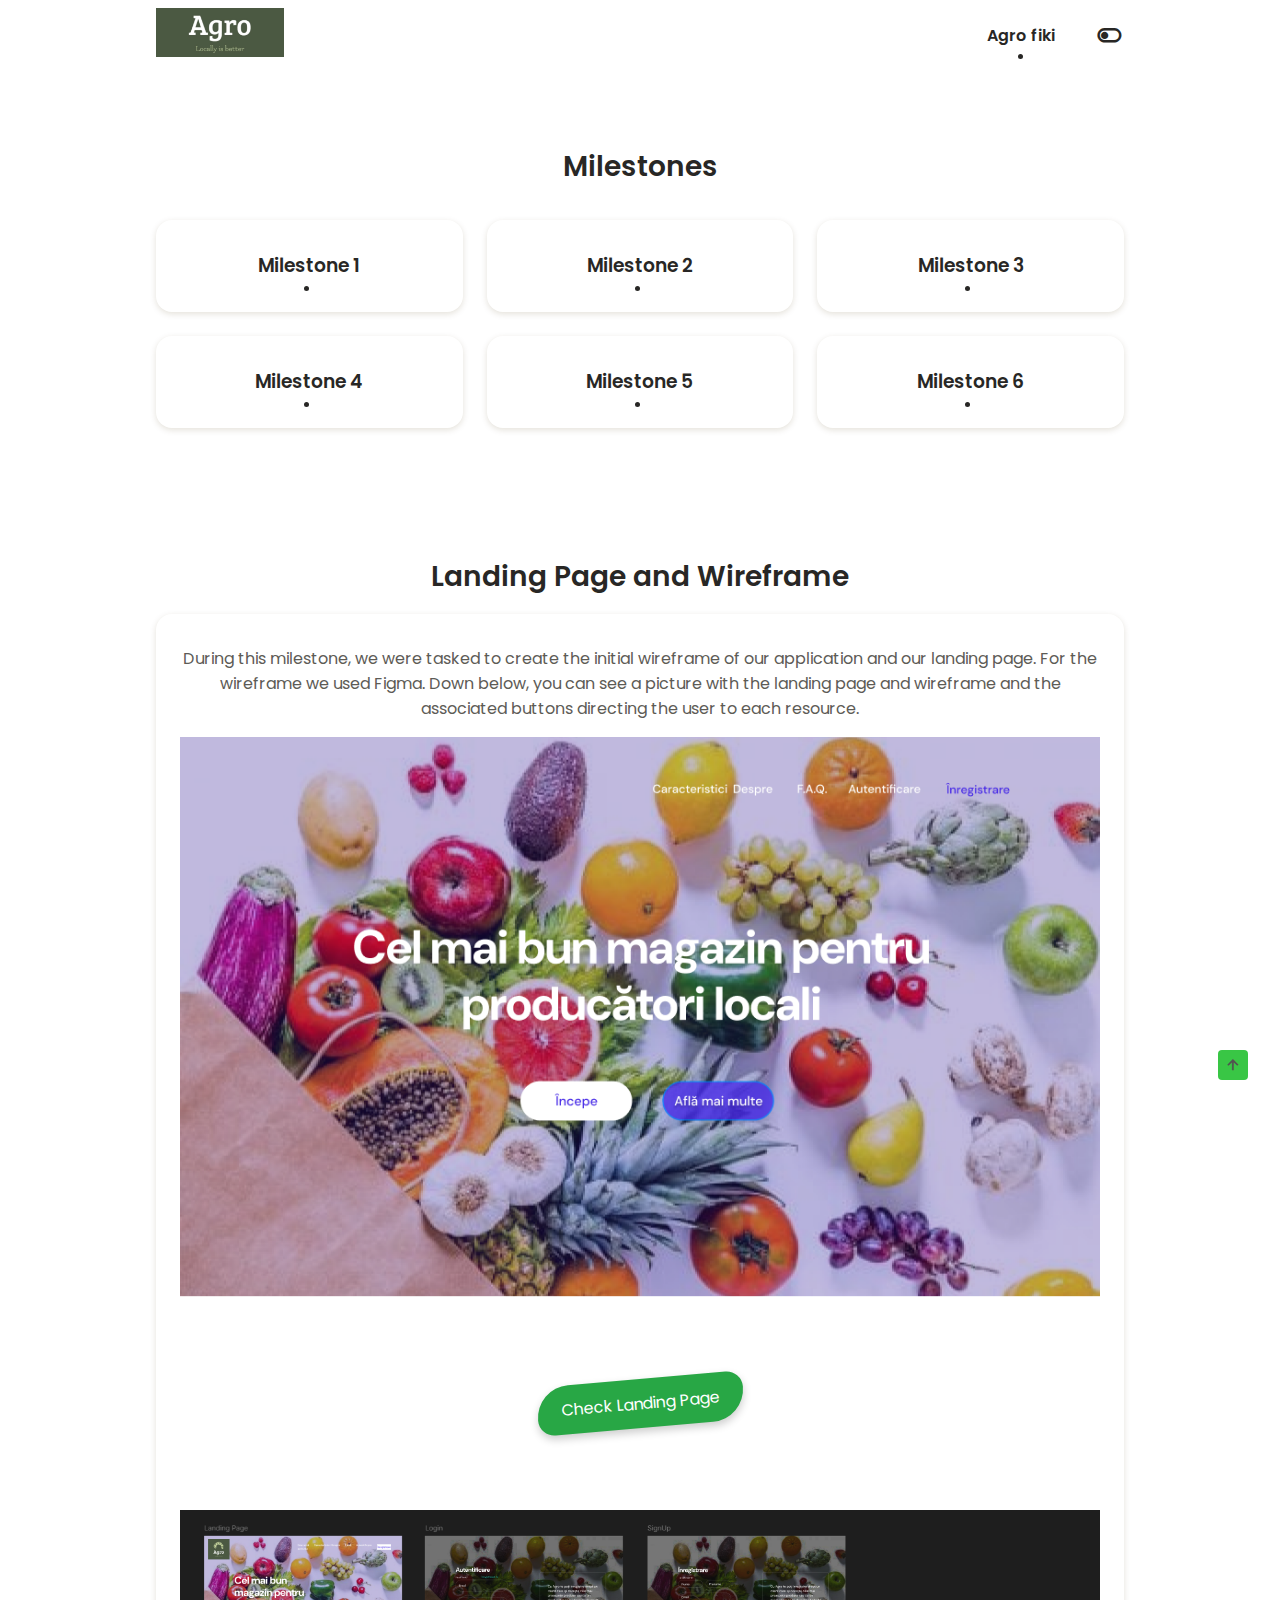
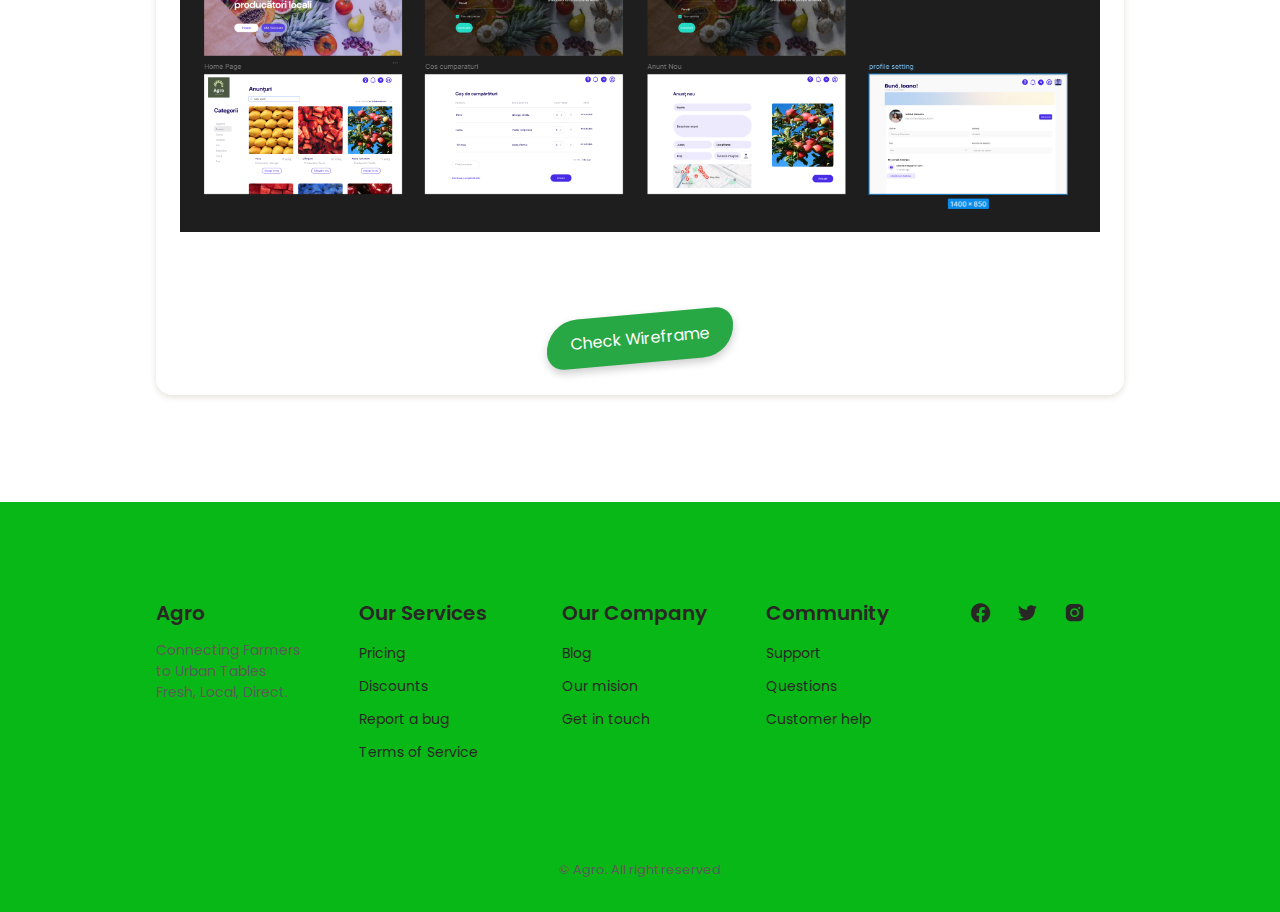
<file: milestone3.html>
<!DOCTYPE html>
<html lang="en">
  <head>
    <meta charset="UTF-8" />
    <meta name="viewport" content="width=device-width, initial-scale=1.0" />

    <!--=============== BOXICONS ===============-->
    <link
      rel="stylesheet"
      href="https://cdn.jsdelivr.net/npm/boxicons@latest/css/boxicons.min.css"
    />

    <!--=============== CSS ===============-->
    <link rel="stylesheet" href="assets/css/styles.css" />

    <title>Agro</title>
  </head>

  <body>
    <header class="header" id="header">
      <nav class="nav container">
        <a href="#" class="nav__logo">
          <img
            src="assets/img/agro.jpg"
            alt=""
            class="nav__logo-img"
            style="width: 10vw"
          />
        </a>

        <div class="nav__menu" id="nav-menu">
          <ul class="nav__list">
            <li class="nav__item">
              <a href="./index.html" class="nav__link active-link">Agro fiki</a>
            </li>
            <i class="bx bx-toggle-left change-theme" id="theme-button"></i>
          </ul>
        </div>

        <div class="nav__toggle" id="nav-toggle">
          <i class="bx bx-grid-alt"></i>
        </div>
      </nav>
    </header>

    <br /><br />

    <section class="services section container" id="milestones">
      <h2 class="section__title">Milestones</h2>
      <div class="services__container grid">
        <div class="services__data">
          <h3 class="services__subtitle">
            <a href="./index.html" class="nav__link active-link">Milestone 1</a>
          </h3>
        </div>

        <div class="services__data">
          <h3 class="services__subtitle">
            <a href="./milestone2.html" class="nav__link active-link"
              >Milestone 2</a
            >
          </h3>
        </div>

        <div class="services__data">
          <h3 class="services__subtitle">
            <a href="./milestone3.html" class="nav__link active-link"
              >Milestone 3</a
            >
          </h3>
        </div>

        <div class="services__data">
          <h3 class="services__subtitle">
            <a href="./milestone4.html" class="nav__link active-link"
              >Milestone 4</a
            >
          </h3>
        </div>

        <div class="services__data">
          <h3 class="services__subtitle">
            <a href="./milestone5.html" class="nav__link active-link"
              >Milestone 5</a
            >
          </h3>
        </div>

        <div class="services__data">
          <h3 class="services__subtitle">
            <a href="./milestone6.html" class="nav__link active-link"
              >Milestone 6</a
            >
          </h3>
        </div>

      </div>
    </section>

    <section class="services section container" id="process">
      <h2 class="section__title">Landing Page and Wireframe</h2>
      <div class="grid">
        <div class="services__data">
          <p class="services__description">
            During this milestone, we were tasked to create the initial
            wireframe of our application and our landing page. For the wireframe
            we used Figma. Down below, you can see a picture with the landing
            page and wireframe and the associated buttons directing the user to
            each resource.<br />
          </p>

          <img
            src="assets/img/landing_page_mock.png"
            alt="Large Image"
            style="width: 100%; height: auto"
          /><br /><br />
          <div>
            <a
              href="https://agro-startup.github.io/agro-main/"
              target="_blank"
              style="
                background-color: #28a745; /* Green background */
                color: white; /* White text */
                padding: 12px 24px; /* Padding around text */
                font-size: 16px; /* Font size */
                text-decoration: none; /* Remove underline */
                border-radius: 50px 25px 50px 25px; /* Asymmetrical radius for leaf shape */
                transform: rotate(-5deg); /* Slight rotation for a leaf tilt */
                box-shadow: 0px 4px 8px rgba(0, 0, 0, 0.2); /* Subtle shadow */
                transition: background-color 0.3s, transform 0.3s; /* Smooth hover transition */
                display: inline-block;
              "
              onmouseover="this.style.backgroundColor='#218838'; this.style.transform='rotate(-3deg) scale(1.05)';"
              onmouseout="this.style.backgroundColor='#28a745'; this.style.transform='rotate(-5deg) scale(1)';"
            >
              Check Landing Page
            </a>
          </div>
          <br /><br />
          <img
            src="assets/img/landing.png"
            alt="Large Image"
            style="width: 100%; height: auto"
          /><br /><br />
          <div>
            <a
              href="https://www.figma.com/design/dTnkHzBQaFEG2VIT4gUAc6/IAS?node-id=17-151&node-type=frame"
              target="_blank"
              class="button_leaf"
              onmouseover="this.style.backgroundColor='#218838'; this.style.transform='rotate(-3deg) scale(1.05)';"
              onmouseout="this.style.backgroundColor='#28a745'; this.style.transform='rotate(-5deg) scale(1)';"
            >
              Check Wireframe
            </a>
          </div>
        </div>
      </div>
    </section>

    <br />
    <br />
    <br />

    <!--=============== FOOTER ===============-->
    <footer class="footer section">
      <div class="footer__container container grid">
        <div class="footer__content">
          <a href="#" class="footer__logo">Agro</a>
          <p class="footer__description">
            Connecting Farmers to Urban Tables <br />
            Fresh, Local, Direct.
          </p>
        </div>

        <div class="footer__content">
          <h3 class="footer__title">Our Services</h3>
          <ul class="footer__links">
            <li><a href="#" class="footer__link">Pricing </a></li>
            <li><a href="#" class="footer__link">Discounts</a></li>
            <li><a href="#" class="footer__link">Report a bug</a></li>
            <li><a href="#" class="footer__link">Terms of Service</a></li>
          </ul>
        </div>

        <div class="footer__content">
          <h3 class="footer__title">Our Company</h3>
          <ul class="footer__links">
            <li><a href="#" class="footer__link">Blog</a></li>
            <li><a href="#" class="footer__link">Our mision</a></li>
            <li><a href="#" class="footer__link">Get in touch</a></li>
          </ul>
        </div>

        <div class="footer__content">
          <h3 class="footer__title">Community</h3>
          <ul class="footer__links">
            <li><a href="#" class="footer__link">Support</a></li>
            <li><a href="#" class="footer__link">Questions</a></li>
            <li><a href="#" class="footer__link">Customer help</a></li>
          </ul>
        </div>

        <div class="footer__social">
          <a href="#" class="footer__social-link"
            ><i class="bx bxl-facebook-circle"></i
          ></a>
          <a href="#" class="footer__social-link"
            ><i class="bx bxl-twitter"></i
          ></a>
          <a href="#" class="footer__social-link"
            ><i class="bx bxl-instagram-alt"></i
          ></a>
        </div>
      </div>

      <p class="footer__copy">&#169; Agro. All right reserved</p>
    </footer>

    <!--=============== SCROLL UP ===============-->
    <a href="#" class="scrollup" id="scroll-up">
      <i class="bx bx-up-arrow-alt scrollup__icon"></i>
    </a>

    <!--=============== MAIN JS ===============-->
    <script src="assets/js/main.js"></script>
  </body>
</html>
</file>
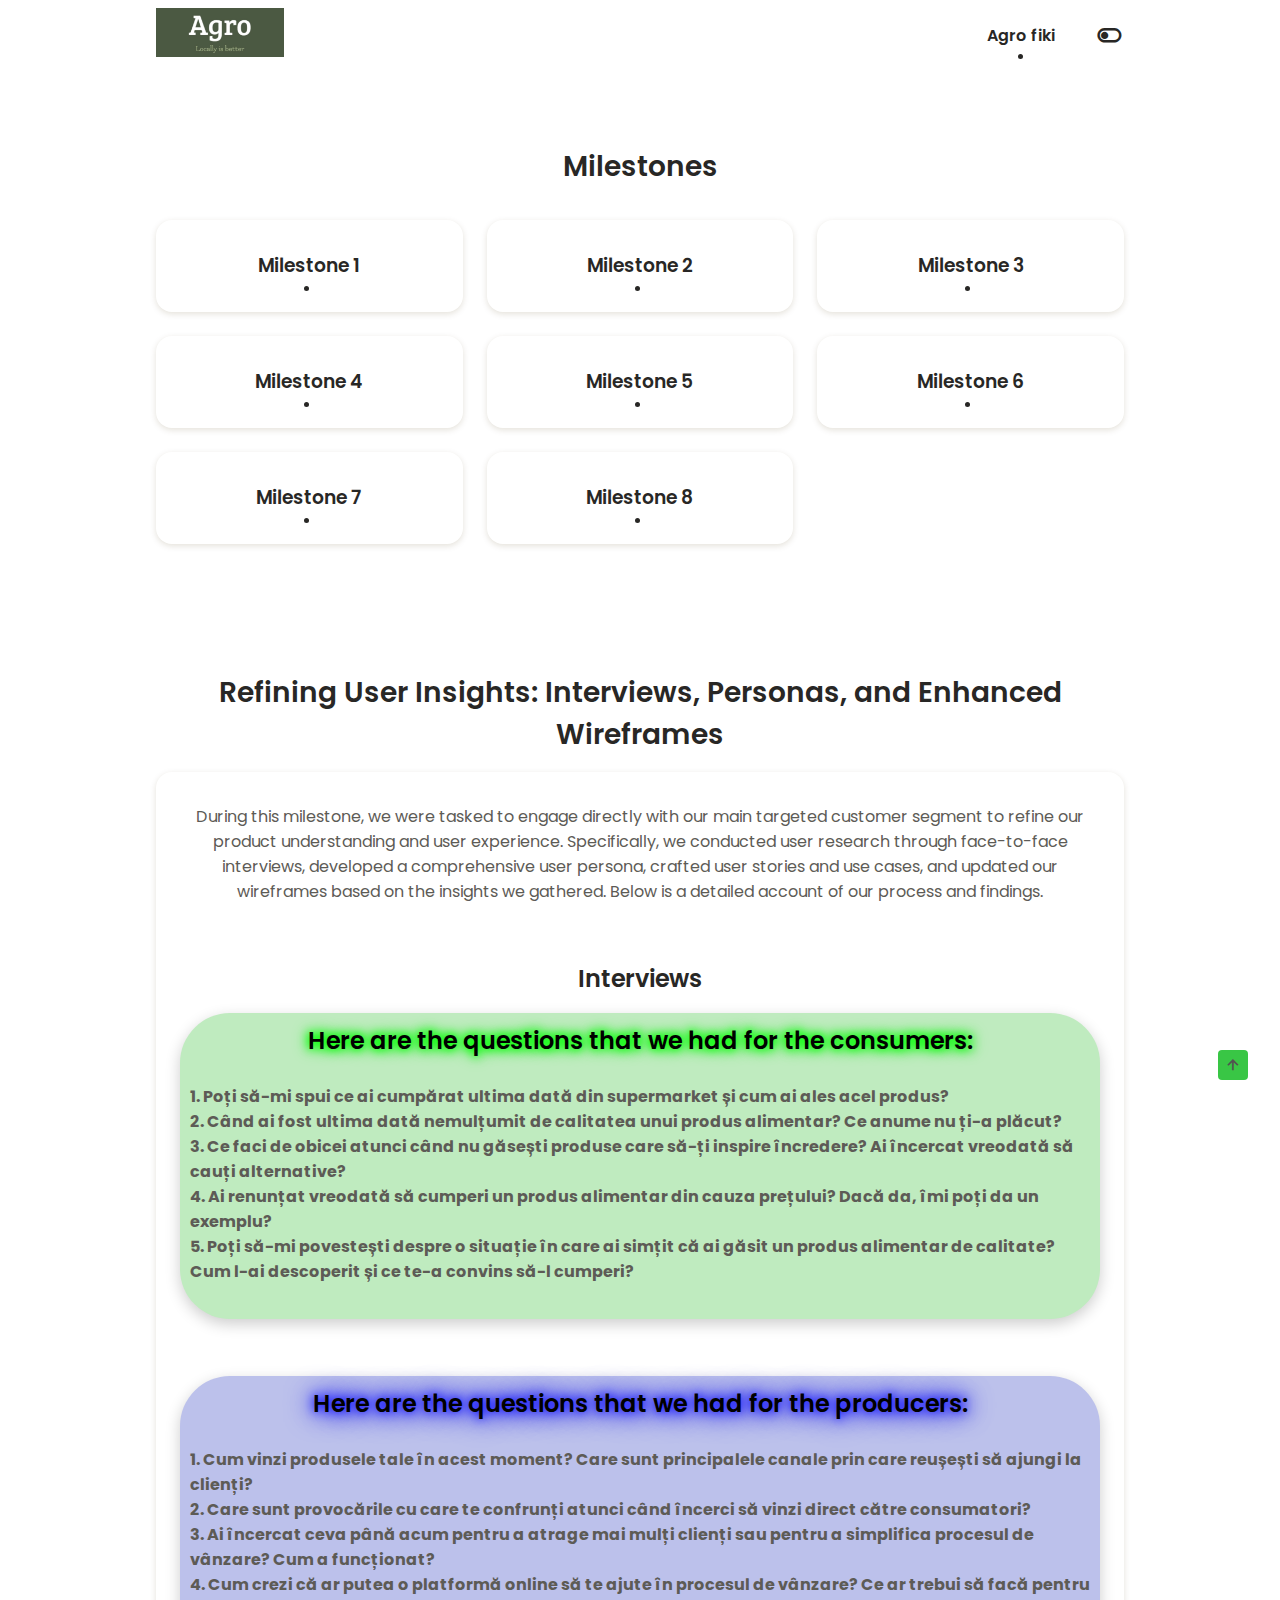
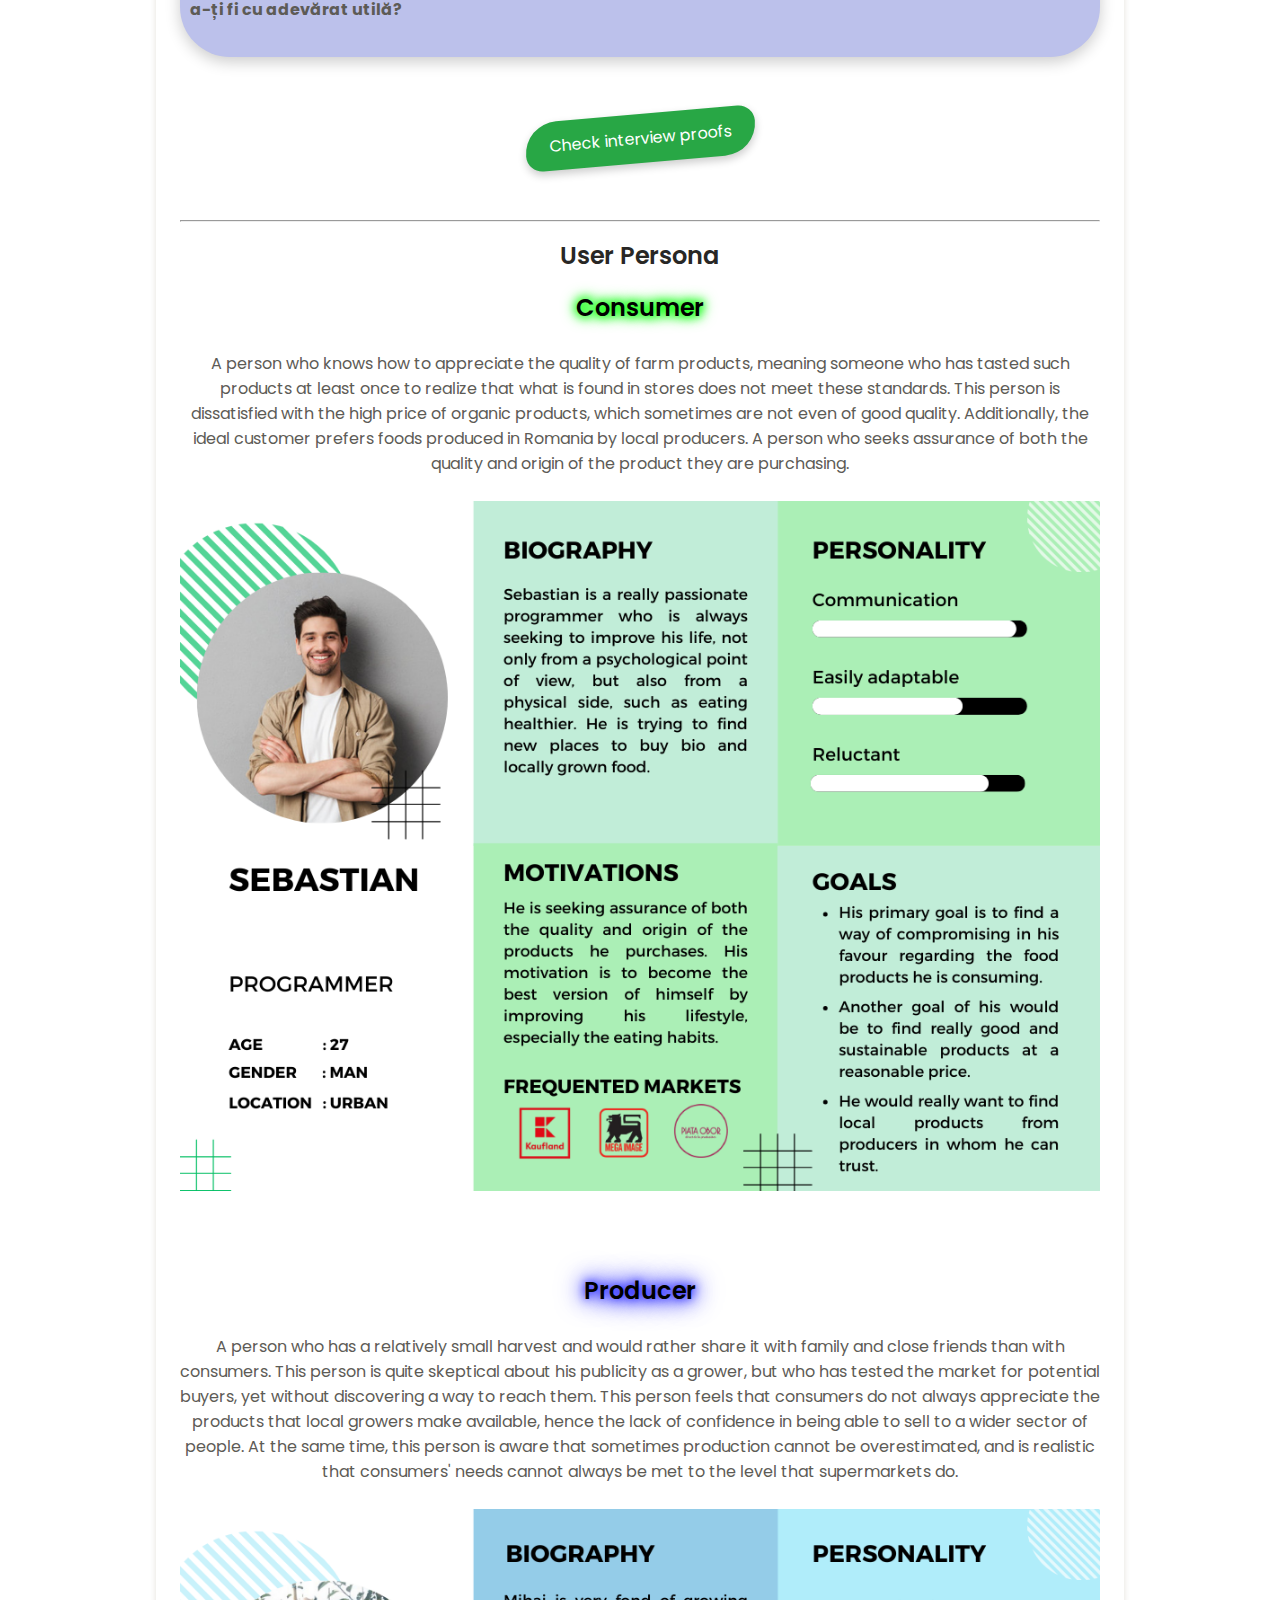
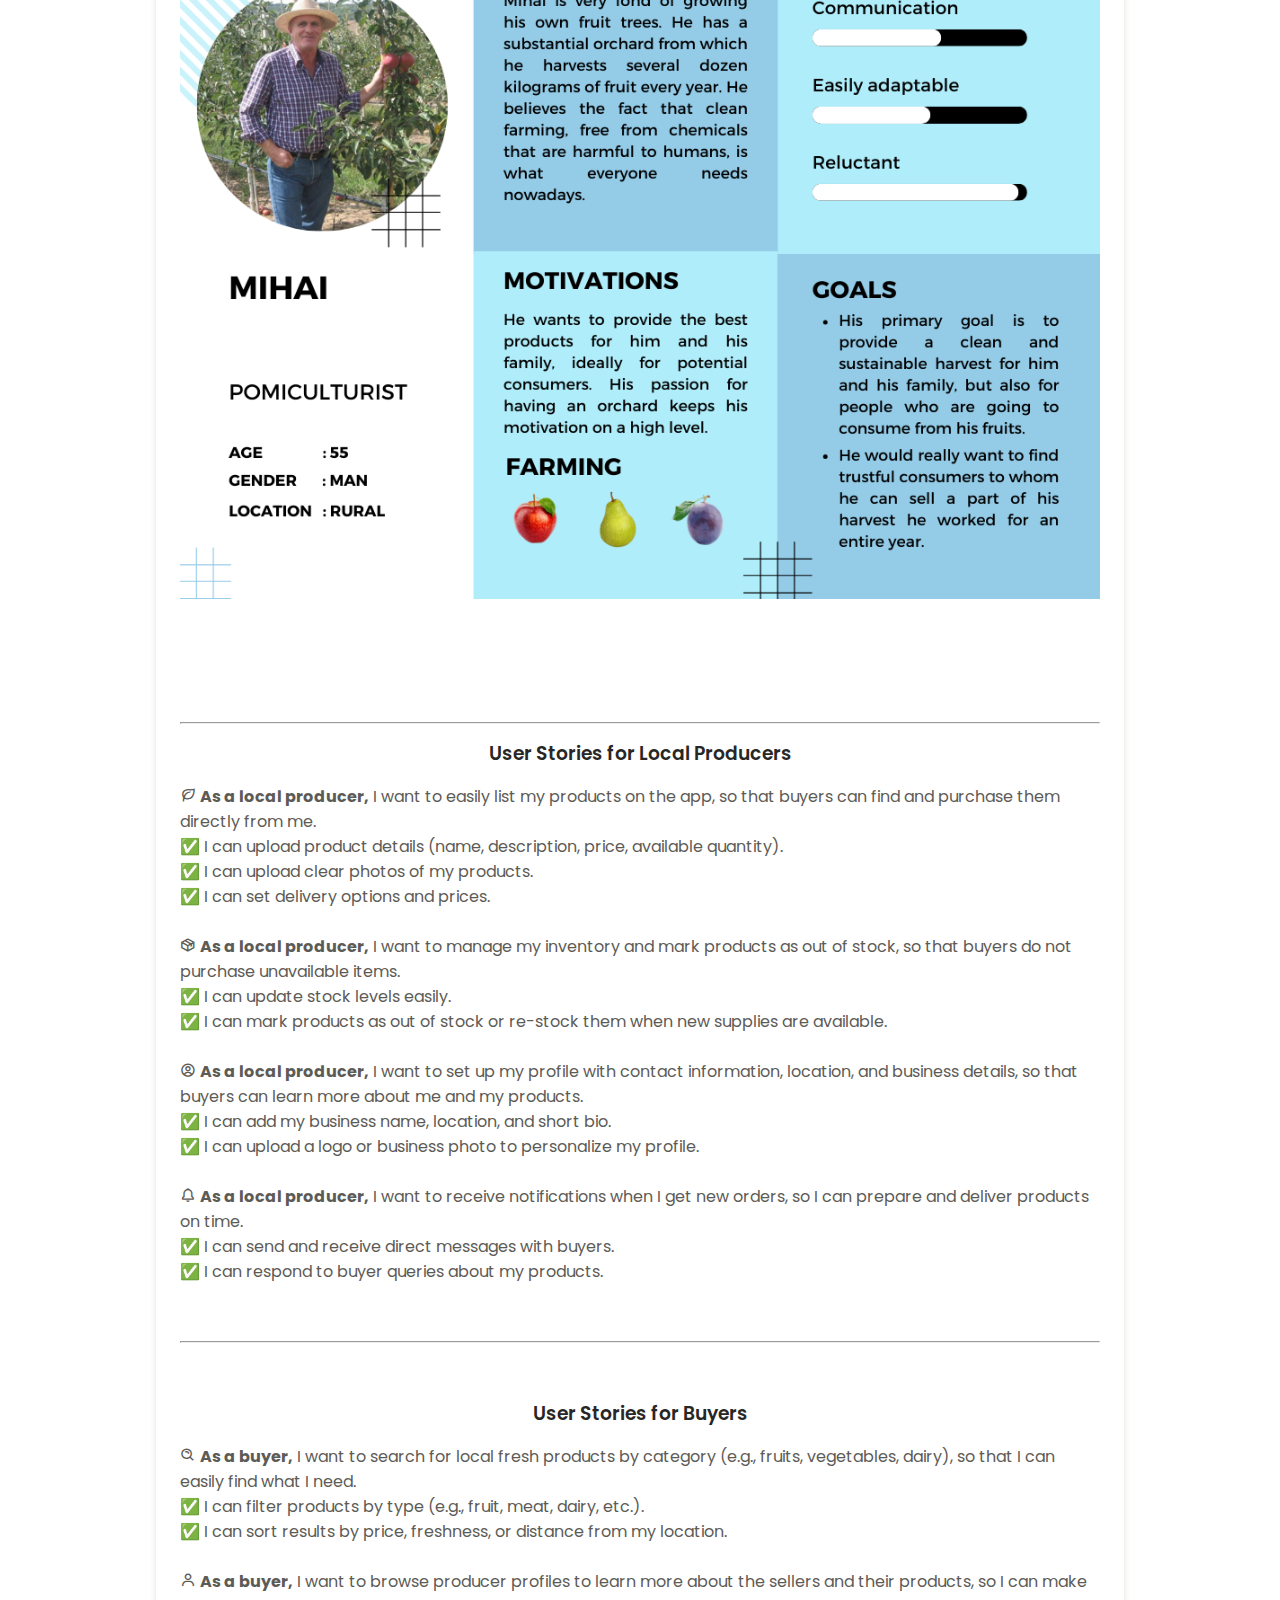
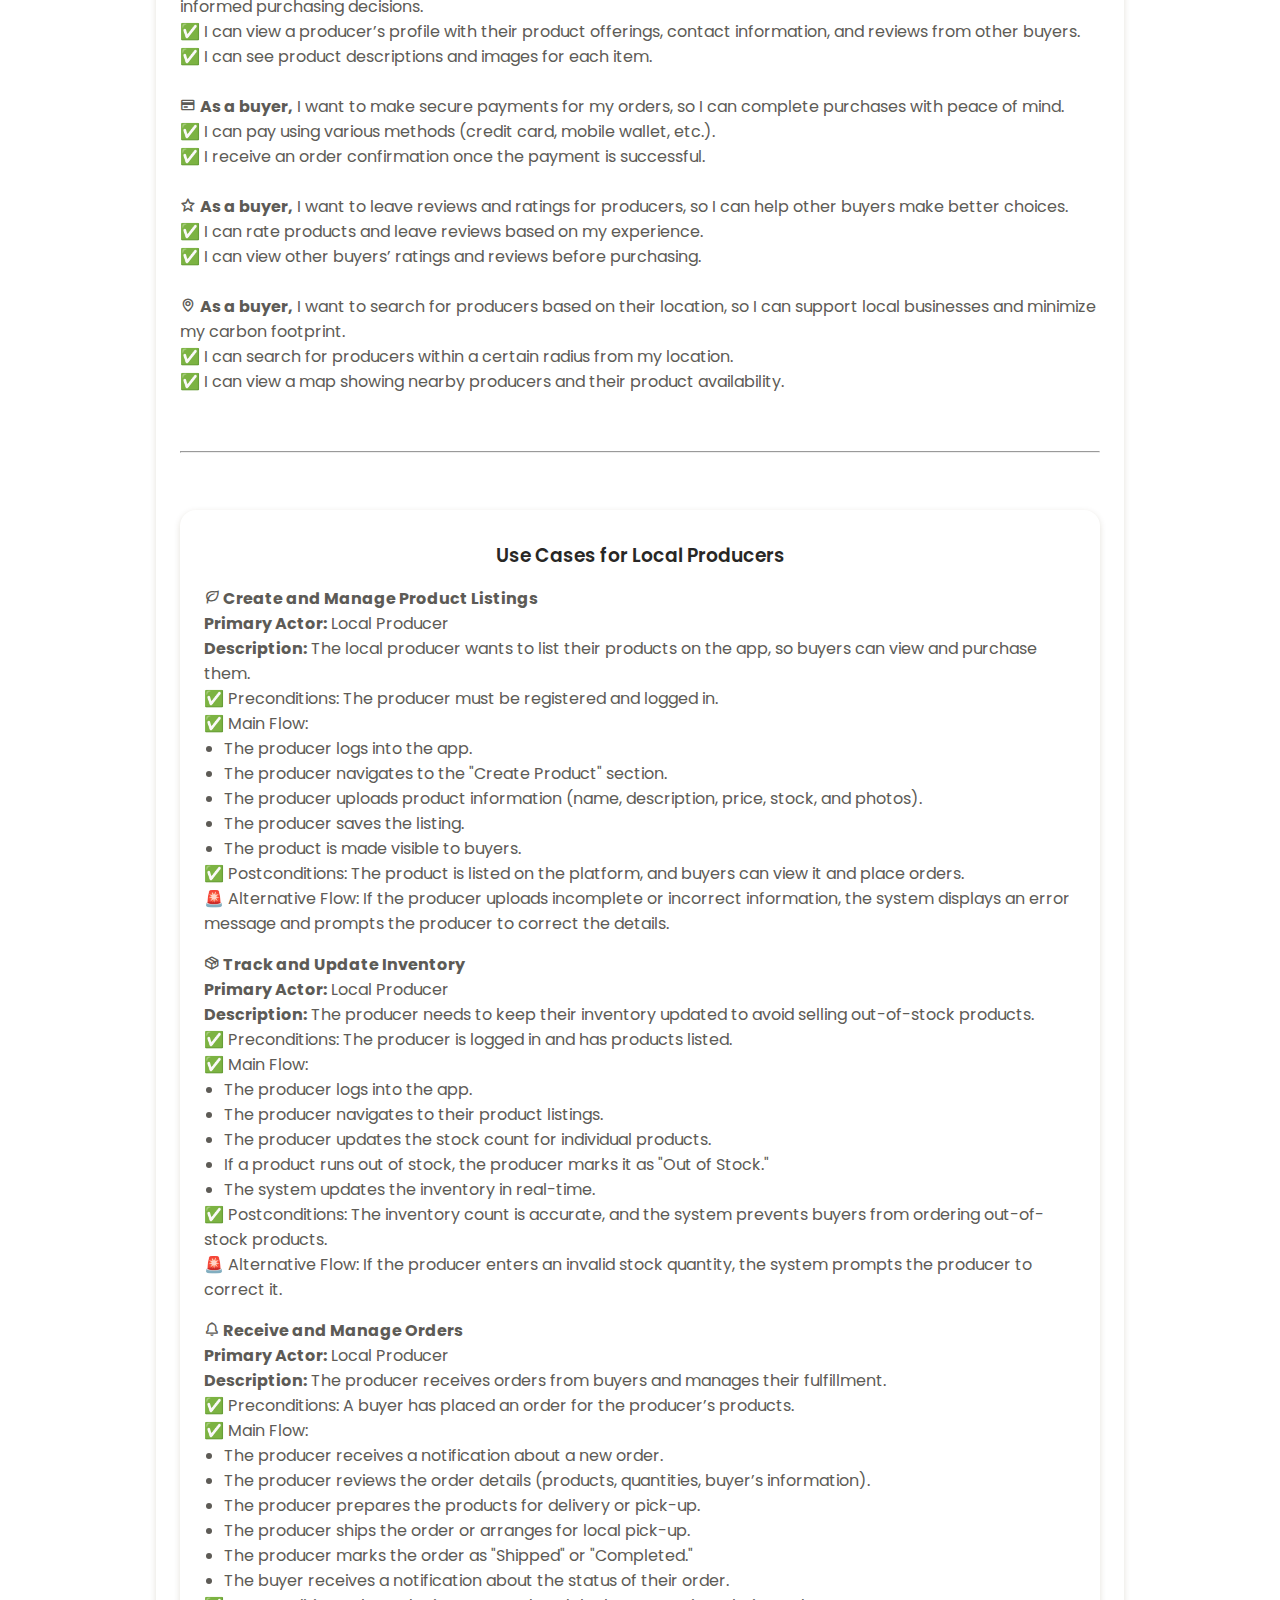
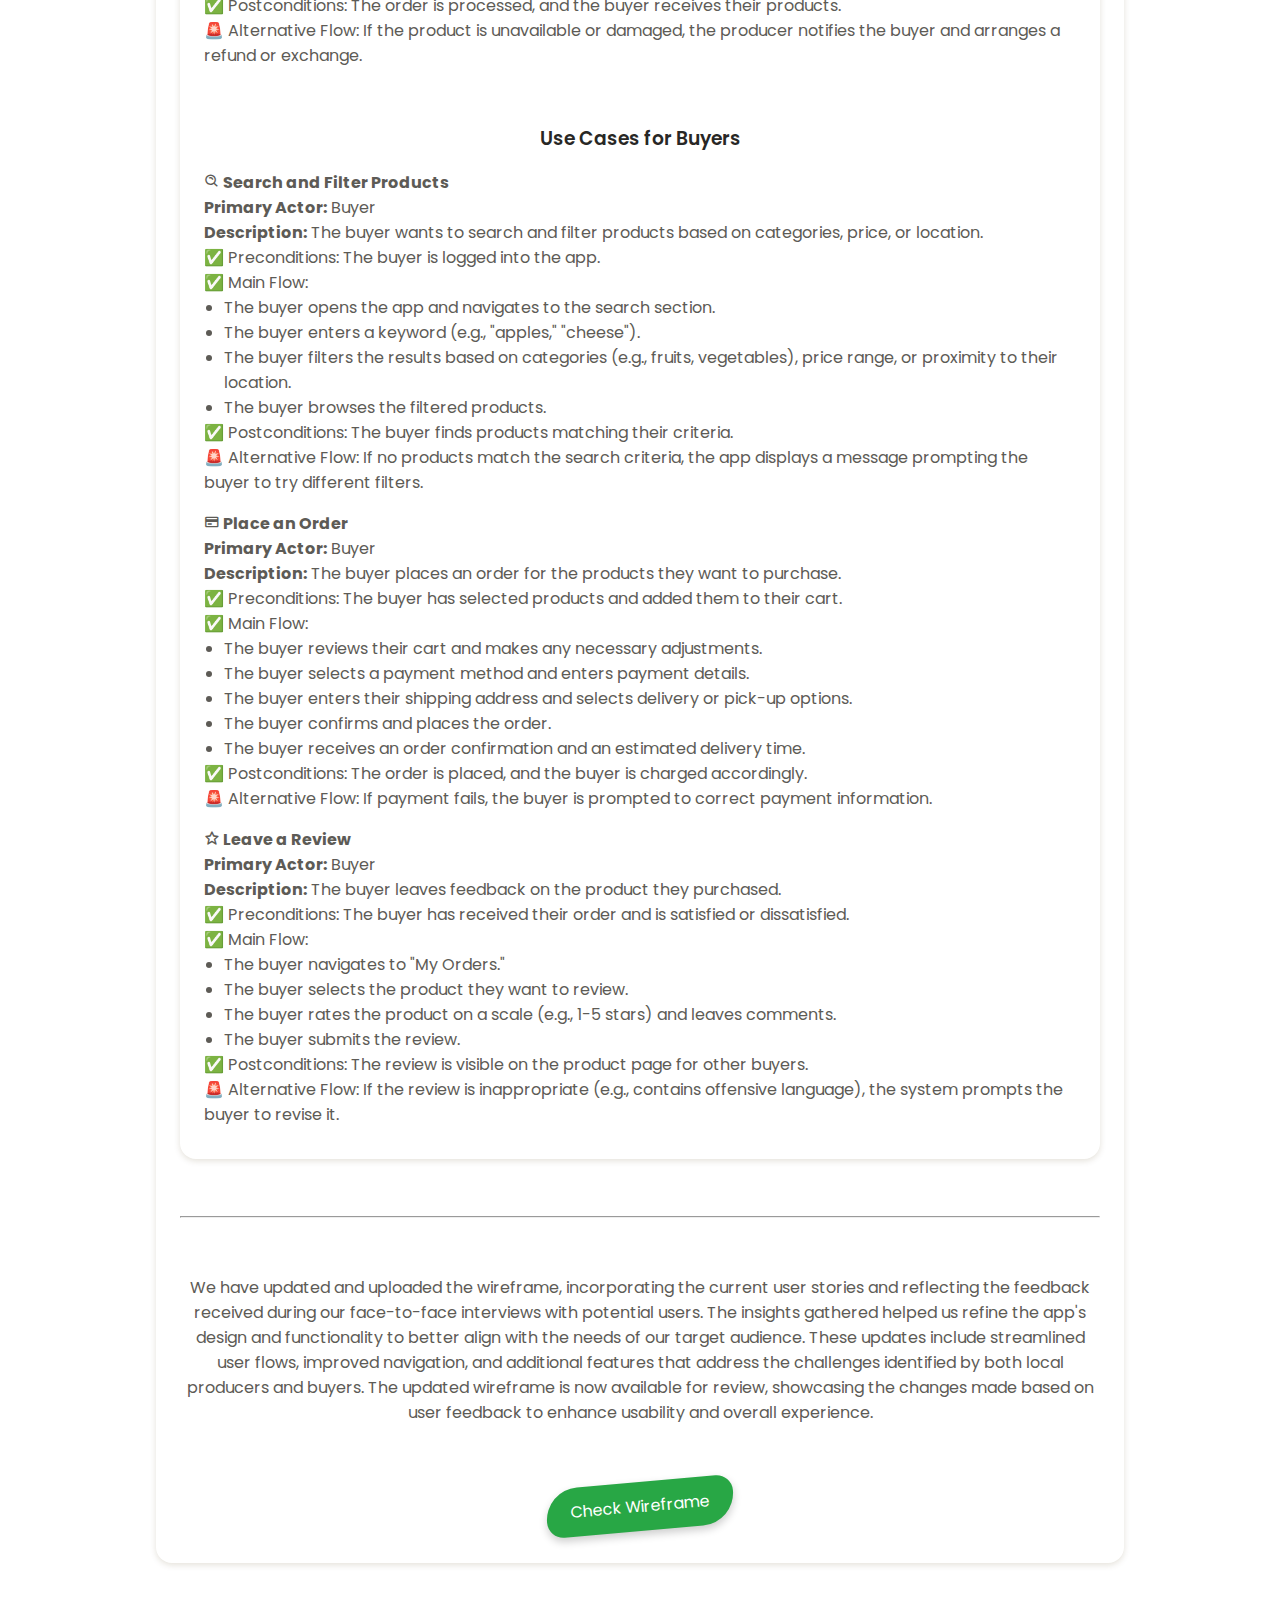
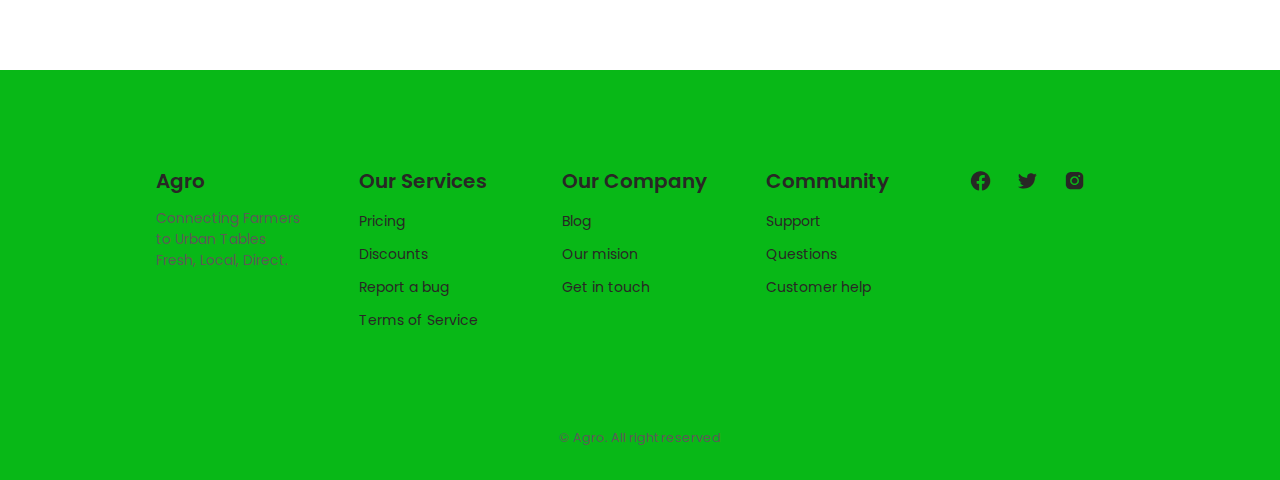
<file: milestone4.html>
<!DOCTYPE html>
<html lang="en">
  <head>
    <meta charset="UTF-8" />
    <meta name="viewport" content="width=device-width, initial-scale=1.0" />

    <!--=============== BOXICONS ===============-->
    <link
      rel="stylesheet"
      href="https://cdn.jsdelivr.net/npm/boxicons@latest/css/boxicons.min.css"
    />

    <!--=============== CSS ===============-->
    <link rel="stylesheet" href="assets/css/styles.css" />

    <title>Agro</title>
  </head>

  <body>
    <header class="header" id="header">
      <nav class="nav container">
        <a href="#" class="nav__logo">
          <img
            src="assets/img/agro.jpg"
            alt=""
            class="nav__logo-img"
            style="width: 10vw"
          />
        </a>

        <div class="nav__menu" id="nav-menu">
          <ul class="nav__list">
            <li class="nav__item">
              <a href="./index.html" class="nav__link active-link">Agro fiki</a>
            </li>
            <i class="bx bx-toggle-left change-theme" id="theme-button"></i>
          </ul>
        </div>

        <div class="nav__toggle" id="nav-toggle">
          <i class="bx bx-grid-alt"></i>
        </div>
      </nav>
    </header>

    <br /><br />

    <section class="services section container" id="milestones">
      <h2 class="section__title">Milestones</h2>
      <div class="services__container grid">
        <div class="services__data">
          <h3 class="services__subtitle">
            <a href="./index.html" class="nav__link active-link">Milestone 1</a>
          </h3>
        </div>

        <div class="services__data">
          <h3 class="services__subtitle">
            <a href="./milestone2.html" class="nav__link active-link"
              >Milestone 2</a
            >
          </h3>
        </div>

        <div class="services__data">
          <h3 class="services__subtitle">
            <a href="./milestone3.html" class="nav__link active-link"
              >Milestone 3</a
            >
          </h3>
        </div>

        <div class="services__data">
          <h3 class="services__subtitle">
            <a href="./milestone4.html" class="nav__link active-link"
              >Milestone 4</a
            >
          </h3>
        </div>

        <div class="services__data">
          <h3 class="services__subtitle">
            <a href="./milestone5.html" class="nav__link active-link"
              >Milestone 5</a
            >
          </h3>
        </div>

        <div class="services__data">
          <h3 class="services__subtitle">
            <a href="./milestone6.html" class="nav__link active-link"
              >Milestone 6</a
            >
          </h3>
        </div>

        <div class="services__data">
          <h3 class="services__subtitle">
            <a href="./milestone7.html" class="nav__link active-link"
              >Milestone 7</a
            >
          </h3>
        </div>

        <div class="services__data">
          <h3 class="services__subtitle">
            <a href="./milestone8.html" class="nav__link active-link"
              >Milestone 8</a
            >
          </h3>
        </div>

      </div>
    </section>


    <section class="services section container" id="process">
      <h2 class="section__title">
        Refining User Insights: Interviews, Personas, and Enhanced Wireframes
      </h2>
      <div class="grid">
        <div class="services__data">
          <p class="services__description">
            During this milestone, we were tasked to engage directly with our
            main targeted customer segment to refine our product understanding
            and user experience. Specifically, we conducted user research
            through face-to-face interviews, developed a comprehensive user
            persona, crafted user stories and use cases, and updated our
            wireframes based on the insights we gathered. Below is a detailed
            account of our process and findings.
          </p>

          <br />

          <h2 class="section__subtitle">Interviews</h2>

          <div style="border-radius: 50px; box-shadow: 0 5px 15px rgba(0,0,0,0.2); padding: 10px;"
                       class="container-cDiscovery">

                      <h2><span style="color: black; text-shadow: 0 0 8px #00ff00, 0 0 12px #00ff00, 0 0 16px #00ff00;">Here are the questions that we had for the consumers:</span></h2><br>
                      <div style="text-align: left;">
                          <b>1.	Poți să-mi spui ce ai cumpărat ultima dată din supermarket și cum ai ales acel produs?</b><br>

                          <b>2.	Când ai fost ultima dată nemulțumit de calitatea unui produs alimentar? Ce anume nu ți-a plăcut?</b><br>

                          <b>3.	Ce faci de obicei atunci când nu găsești produse care să-ți inspire încredere? Ai încercat vreodată să cauți alternative?</b><br>

                          <b>4.	Ai renunțat vreodată să cumperi un produs alimentar din cauza prețului? Dacă da, îmi poți da un exemplu?</b><br>

                          <b>5. Poți să-mi povestești despre o situație în care ai simțit că ai găsit un produs alimentar de calitate? Cum l-ai descoperit și ce te-a convins să-l cumperi?</b><br><br>
                      </div>
                  </div>
                  <br>
                  <div style="border-radius: 50px; box-shadow: 0 5px 15px rgba(0,0,0,0.2); padding: 10px;"
                  class="container-pDiscovery">
                 <h2><span style="color: black; text-shadow: 0 0 10px #00f, 0 0 20px #00f, 0 0 30px #00f;">Here are the questions that we had for the producers:</span></h2><br>
                 <div style="text-align: left;">
                     <b>1.	Cum vinzi produsele tale în acest moment?
                      Care sunt principalele canale prin care reușești 
                      să ajungi la clienți?</b><br>

                     <b>2.	Care sunt provocările cu care te confrunți 
                      atunci când încerci să vinzi direct 
                      către consumatori?</b><br>

                     <b>3.	Ai încercat ceva până acum pentru a atrage 
                      mai mulți clienți sau pentru a simplifica 
                      procesul de vânzare? Cum a funcționat?</b><br>

                     <b>4.	Cum crezi că ar putea o platformă online 
                      să te ajute în procesul de vânzare? 
                      Ce ar trebui să facă pentru a-ți fi cu 
                      adevărat utilă?</b><br><br>
                 </div>
             </div>
             <br>
          <div>
            <a
              href="https://drive.google.com/drive/folders/18HFtE9k8fxktPi_JN4Yduybqsmtm9JRw?usp=sharing"
              target="_blank"
              class="button_leaf"
              style="
                background-color: #28a745;
                color: white;
                padding: 12px 24px;
                text-decoration: none;
                border-radius: 50px 25px 50px 25px;
                transform: rotate(-5deg);
                box-shadow: 0px 4px 8px rgba(0, 0, 0, 0.2);
                transition: background-color 0.3s, transform 0.3s;
              "
              onmouseover="this.style.backgroundColor='#218838'; this.style.transform='rotate(-3deg) scale(1.05)';"
              onmouseout="this.style.backgroundColor='#28a745'; this.style.transform='rotate(-5deg) scale(1)';"
            >
              Check interview proofs
            </a>
          </div>

          <br />
          
          <hr />

          <h2 class="section__subtitle">User Persona</h2>
          <div>

            <p class="services__description">
                <h2><span style="color: black; text-shadow: 0 0 8px #00ff00, 0 0 12px #00ff00, 0 0 16px #00ff00;">Consumer</span></h2><br>
                A person who knows how to appreciate the quality of farm products, meaning someone who has tasted such
                products at least once to realize that what is found in stores does not meet these standards. This person
                is dissatisfied with the high price of organic products, which sometimes are not even of good quality.
                Additionally, the ideal customer prefers foods produced in Romania by local producers. A person who seeks
                assurance of both the quality and origin of the product they are purchasing.<br><br>
            </p>

            <img src="assets/img/Consumer Persona.png" alt="Large Image" style="width: 100%; height: auto;"><br><br><br><br>

            <p class="services__description">
                <h2><span style="color: black; text-shadow: 0 0 10px #00f, 0 0 20px #00f, 0 0 30px #00f;">Producer</span></h2><br>
                A person who has a relatively small harvest and would rather share it with family and close friends than with consumers. 
                This person is quite skeptical about his publicity as a grower, but who has tested the market for potential buyers, yet 
                without discovering a way to reach them. This person feels that consumers do not always appreciate the products that local 
                growers make available, hence the lack of confidence in being able to sell to a wider sector of people. At the same time, 
                this person is aware that sometimes production cannot be overestimated, and is realistic that consumers' needs cannot always 
                be met to the level that supermarkets do.<br><br>
            </p>

            <img src="assets/img/Producer Persona.png" alt="Large Image" style="width: 100%; height: auto;"><br><br><br>

            <br><br>

        </div>
        
        <hr />

          <h3 class="services__subtitle">User Stories for Local Producers</h3>
          <ul class="services__list" style="text-align: left !important">
            <li>
              <i class="bx bx-leaf"></i>
              <strong>As a local producer,</strong> I want to easily list my
              products on the app, so that buyers can find and purchase them
              directly from me.
              <ul class="services__sublist">
                <li>
                  ✅ I can upload product details (name, description, price,
                  available quantity).
                </li>
                <li>✅ I can upload clear photos of my products.</li>
                <li>✅ I can set delivery options and prices.</li>
              </ul>
            </li>
            <br />
            <li>
              <i class="bx bx-package"></i>
              <strong>As a local producer,</strong> I want to manage my
              inventory and mark products as out of stock, so that buyers do not
              purchase unavailable items.
              <ul class="services__sublist">
                <li>✅ I can update stock levels easily.</li>
                <li>
                  ✅ I can mark products as out of stock or re-stock them when
                  new supplies are available.
                </li>
              </ul>
            </li>
            <br />
            <li>
              <i class="bx bx-user-circle"></i>
              <strong>As a local producer,</strong> I want to set up my profile
              with contact information, location, and business details, so that
              buyers can learn more about me and my products.
              <ul class="services__sublist">
                <li>✅ I can add my business name, location, and short bio.</li>
                <li>
                  ✅ I can upload a logo or business photo to personalize my
                  profile.
                </li>
              </ul>
            </li>
            <br />
            <li>
              <i class="bx bx-bell"></i>
              <strong>As a local producer,</strong> I want to receive
              notifications when I get new orders, so I can prepare and deliver
              products on time.
              <ul class="services__sublist">
                <li>✅ I can send and receive direct messages with buyers.</li>
                <li>✅ I can respond to buyer queries about my products.</li>
              </ul>
            </li>
          </ul>
          <br />
          <hr />
          <br />
          <h3 class="services__subtitle">User Stories for Buyers</h3>
          <ul class="services__list" style="text-align: left !important">
            <li>
              <i class="bx bx-search-alt"></i>
              <strong>As a buyer,</strong> I want to search for local fresh
              products by category (e.g., fruits, vegetables, dairy), so that I
              can easily find what I need.
              <ul class="services__sublist">
                <li>
                  ✅ I can filter products by type (e.g., fruit, meat, dairy,
                  etc.).
                </li>
                <li>
                  ✅ I can sort results by price, freshness, or distance from my
                  location.
                </li>
              </ul>
            </li>
            <br />
            <li>
              <i class="bx bx-user"></i>
              <strong>As a buyer,</strong> I want to browse producer profiles to
              learn more about the sellers and their products, so I can make
              informed purchasing decisions.
              <ul class="services__sublist">
                <li>
                  ✅ I can view a producer’s profile with their product
                  offerings, contact information, and reviews from other buyers.
                </li>
                <li>
                  ✅ I can see product descriptions and images for each item.
                </li>
              </ul>
            </li>
            <br />
            <li>
              <i class="bx bx-credit-card"></i>
              <strong>As a buyer,</strong> I want to make secure payments for my
              orders, so I can complete purchases with peace of mind.
              <ul class="services__sublist">
                <li>
                  ✅ I can pay using various methods (credit card, mobile
                  wallet, etc.).
                </li>
                <li>
                  ✅ I receive an order confirmation once the payment is
                  successful.
                </li>
              </ul>
            </li>
            <br />
            <li>
              <i class="bx bx-star"></i>
              <strong>As a buyer,</strong> I want to leave reviews and ratings
              for producers, so I can help other buyers make better choices.
              <ul class="services__sublist">
                <li>
                  ✅ I can rate products and leave reviews based on my
                  experience.
                </li>
                <li>
                  ✅ I can view other buyers’ ratings and reviews before
                  purchasing.
                </li>
              </ul>
            </li>
            <br />
            <li>
              <i class="bx bx-map"></i>
              <strong>As a buyer,</strong> I want to search for producers based
              on their location, so I can support local businesses and minimize
              my carbon footprint.
              <ul class="services__sublist">
                <li>
                  ✅ I can search for producers within a certain radius from my
                  location.
                </li>
                <li>
                  ✅ I can view a map showing nearby producers and their product
                  availability.
                </li>
              </ul>
            </li>
          </ul>

          <br />
          <hr />
          <br />
          <div class="services__data" style="text-align: left !important">
            <h3
              class="services__subtitle"
              style="text-align: center !important"
            >
              Use Cases for Local Producers
            </h3>

            <div class="use-case">
              <h4>
                <i class="bx bx-leaf"></i> Create and Manage Product Listings
              </h4>
              <p><strong>Primary Actor:</strong> Local Producer</p>
              <p>
                <strong>Description:</strong> The local producer wants to list
                their products on the app, so buyers can view and purchase them.
              </p>
              <ul class="services__sublist">
                <li>
                  ✅ Preconditions: The producer must be registered and logged
                  in.
                </li>
                <li>✅ Main Flow:</li>
                <ul class="lista-bullet">
                  <li>The producer logs into the app.</li>
                  <li>
                    The producer navigates to the "Create Product" section.
                  </li>
                  <li>
                    The producer uploads product information (name, description,
                    price, stock, and photos).
                  </li>
                  <li>The producer saves the listing.</li>
                  <li>The product is made visible to buyers.</li>
                </ul>
                <li>
                  ✅ Postconditions: The product is listed on the platform, and
                  buyers can view it and place orders.
                </li>
                <li>
                  🚨 Alternative Flow: If the producer uploads incomplete or
                  incorrect information, the system displays an error message
                  and prompts the producer to correct the details.
                </li>
              </ul>
            </div>

            <div class="use-case">
              <h4><i class="bx bx-package"></i> Track and Update Inventory</h4>
              <p><strong>Primary Actor:</strong> Local Producer</p>
              <p>
                <strong>Description:</strong> The producer needs to keep their
                inventory updated to avoid selling out-of-stock products.
              </p>
              <ul class="services__sublist">
                <li>
                  ✅ Preconditions: The producer is logged in and has products
                  listed.
                </li>
                <li>✅ Main Flow:</li>
                <ul class="lista-bullet">
                  <li>The producer logs into the app.</li>
                  <li>The producer navigates to their product listings.</li>
                  <li>
                    The producer updates the stock count for individual
                    products.
                  </li>
                  <li>
                    If a product runs out of stock, the producer marks it as
                    "Out of Stock."
                  </li>
                  <li>The system updates the inventory in real-time.</li>
                </ul>
                <li>
                  ✅ Postconditions: The inventory count is accurate, and the
                  system prevents buyers from ordering out-of-stock products.
                </li>
                <li>
                  🚨 Alternative Flow: If the producer enters an invalid stock
                  quantity, the system prompts the producer to correct it.
                </li>
              </ul>
            </div>

            <div class="use-case">
              <h4><i class="bx bx-bell"></i> Receive and Manage Orders</h4>
              <p><strong>Primary Actor:</strong> Local Producer</p>
              <p>
                <strong>Description:</strong> The producer receives orders from
                buyers and manages their fulfillment.
              </p>
              <ul class="services__sublist">
                <li>
                  ✅ Preconditions: A buyer has placed an order for the
                  producer’s products.
                </li>
                <li>✅ Main Flow:</li>
                <ul class="lista-bullet">
                  <li>
                    The producer receives a notification about a new order.
                  </li>
                  <li>
                    The producer reviews the order details (products,
                    quantities, buyer’s information).
                  </li>
                  <li>
                    The producer prepares the products for delivery or pick-up.
                  </li>
                  <li>
                    The producer ships the order or arranges for local pick-up.
                  </li>
                  <li>
                    The producer marks the order as "Shipped" or "Completed."
                  </li>
                  <li>
                    The buyer receives a notification about the status of their
                    order.
                  </li>
                </ul>
                <li>
                  ✅ Postconditions: The order is processed, and the buyer
                  receives their products.
                </li>
                <li>
                  🚨 Alternative Flow: If the product is unavailable or damaged,
                  the producer notifies the buyer and arranges a refund or
                  exchange.
                </li>
              </ul>
            </div>

            <br />

            <h3
              class="services__subtitle"
              style="text-align: center !important"
            >
              Use Cases for Buyers
            </h3>

            <div class="use-case">
              <h4>
                <i class="bx bx-search-alt"></i> Search and Filter Products
              </h4>
              <p><strong>Primary Actor:</strong> Buyer</p>
              <p>
                <strong>Description:</strong> The buyer wants to search and
                filter products based on categories, price, or location.
              </p>
              <ul class="services__sublist">
                <li>✅ Preconditions: The buyer is logged into the app.</li>
                <li>✅ Main Flow:</li>
                <ul class="lista-bullet">
                  <li>
                    The buyer opens the app and navigates to the search section.
                  </li>
                  <li>
                    The buyer enters a keyword (e.g., "apples," "cheese").
                  </li>
                  <li>
                    The buyer filters the results based on categories (e.g.,
                    fruits, vegetables), price range, or proximity to their
                    location.
                  </li>
                  <li>The buyer browses the filtered products.</li>
                </ul>
                <li>
                  ✅ Postconditions: The buyer finds products matching their
                  criteria.
                </li>
                <li>
                  🚨 Alternative Flow: If no products match the search criteria,
                  the app displays a message prompting the buyer to try
                  different filters.
                </li>
              </ul>
            </div>

            <div class="use-case">
              <h4><i class="bx bx-credit-card"></i> Place an Order</h4>
              <p><strong>Primary Actor:</strong> Buyer</p>
              <p>
                <strong>Description:</strong> The buyer places an order for the
                products they want to purchase.
              </p>
              <ul class="services__sublist">
                <li>
                  ✅ Preconditions: The buyer has selected products and added
                  them to their cart.
                </li>
                <li>✅ Main Flow:</li>
                <ul class="lista-bullet">
                  <li>
                    The buyer reviews their cart and makes any necessary
                    adjustments.
                  </li>
                  <li>
                    The buyer selects a payment method and enters payment
                    details.
                  </li>
                  <li>
                    The buyer enters their shipping address and selects delivery
                    or pick-up options.
                  </li>
                  <li>The buyer confirms and places the order.</li>
                  <li>
                    The buyer receives an order confirmation and an estimated
                    delivery time.
                  </li>
                </ul>
                <li>
                  ✅ Postconditions: The order is placed, and the buyer is
                  charged accordingly.
                </li>
                <li>
                  🚨 Alternative Flow: If payment fails, the buyer is prompted
                  to correct payment information.
                </li>
              </ul>
            </div>

            <div class="use-case">
              <h4><i class="bx bx-star"></i> Leave a Review</h4>
              <p><strong>Primary Actor:</strong> Buyer</p>
              <p>
                <strong>Description:</strong> The buyer leaves feedback on the
                product they purchased.
              </p>
              <ul class="services__sublist">
                <li>
                  ✅ Preconditions: The buyer has received their order and is
                  satisfied or dissatisfied.
                </li>
                <li>✅ Main Flow:</li>
                <ul class="lista-bullet">
                  <li>The buyer navigates to "My Orders."</li>
                  <li>The buyer selects the product they want to review.</li>
                  <li>
                    The buyer rates the product on a scale (e.g., 1-5 stars) and
                    leaves comments.
                  </li>
                  <li>The buyer submits the review.</li>
                </ul>
                <li>
                  ✅ Postconditions: The review is visible on the product page
                  for other buyers.
                </li>
                <li>
                  🚨 Alternative Flow: If the review is inappropriate (e.g.,
                  contains offensive language), the system prompts the buyer to
                  revise it.
                </li>
              </ul>
            </div>
          </div>
          <br />
          <hr />
          <br />

          <p class="services__description">
            We have updated and uploaded the wireframe, incorporating the
            current user stories and reflecting the feedback received during our
            face-to-face interviews with potential users. The insights gathered
            helped us refine the app's design and functionality to better align
            with the needs of our target audience. These updates include
            streamlined user flows, improved navigation, and additional features
            that address the challenges identified by both local producers and
            buyers. The updated wireframe is now available for review,
            showcasing the changes made based on user feedback to enhance
            usability and overall experience.
          </p>

          <br />

          <div>
            <a
              href="https://www.figma.com/design/dTnkHzBQaFEG2VIT4gUAc6/IAS?node-id=17-151&node-type=frame"
              target="_blank"
              class="button_leaf"
              style="
                background-color: #28a745;
                color: white;
                padding: 12px 24px;
                text-decoration: none;
                border-radius: 50px 25px 50px 25px;
                transform: rotate(-5deg);
                box-shadow: 0px 4px 8px rgba(0, 0, 0, 0.2);
                transition: background-color 0.3s, transform 0.3s;
              "
              onmouseover="this.style.backgroundColor='#218838'; this.style.transform='rotate(-3deg) scale(1.05)';"
              onmouseout="this.style.backgroundColor='#28a745'; this.style.transform='rotate(-5deg) scale(1)';"
            >
              Check Wireframe
            </a>
          </div>
        </div>
      </div>
    </section>

    <br />
    <br />
    <br />

    <!--=============== FOOTER ===============-->
    <footer class="footer section">
      <div class="footer__container container grid">
        <div class="footer__content">
          <a href="#" class="footer__logo">Agro</a>
          <p class="footer__description">
            Connecting Farmers to Urban Tables <br />
            Fresh, Local, Direct.
          </p>
        </div>

        <div class="footer__content">
          <h3 class="footer__title">Our Services</h3>
          <ul class="footer__links">
            <li><a href="#" class="footer__link">Pricing </a></li>
            <li><a href="#" class="footer__link">Discounts</a></li>
            <li><a href="#" class="footer__link">Report a bug</a></li>
            <li><a href="#" class="footer__link">Terms of Service</a></li>
          </ul>
        </div>

        <div class="footer__content">
          <h3 class="footer__title">Our Company</h3>
          <ul class="footer__links">
            <li><a href="#" class="footer__link">Blog</a></li>
            <li><a href="#" class="footer__link">Our mision</a></li>
            <li><a href="#" class="footer__link">Get in touch</a></li>
          </ul>
        </div>

        <div class="footer__content">
          <h3 class="footer__title">Community</h3>
          <ul class="footer__links">
            <li><a href="#" class="footer__link">Support</a></li>
            <li><a href="#" class="footer__link">Questions</a></li>
            <li><a href="#" class="footer__link">Customer help</a></li>
          </ul>
        </div>

        <div class="footer__social">
          <a href="#" class="footer__social-link"
            ><i class="bx bxl-facebook-circle"></i
          ></a>
          <a href="#" class="footer__social-link"
            ><i class="bx bxl-twitter"></i
          ></a>
          <a href="#" class="footer__social-link"
            ><i class="bx bxl-instagram-alt"></i
          ></a>
        </div>
      </div>

      <p class="footer__copy">&#169; Agro. All right reserved</p>
    </footer>

    <!--=============== SCROLL UP ===============-->
    <a href="#" class="scrollup" id="scroll-up">
      <i class="bx bx-up-arrow-alt scrollup__icon"></i>
    </a>

    <!--=============== MAIN JS ===============-->
    <script src="assets/js/main.js"></script>
  </body>
</html>
</file>
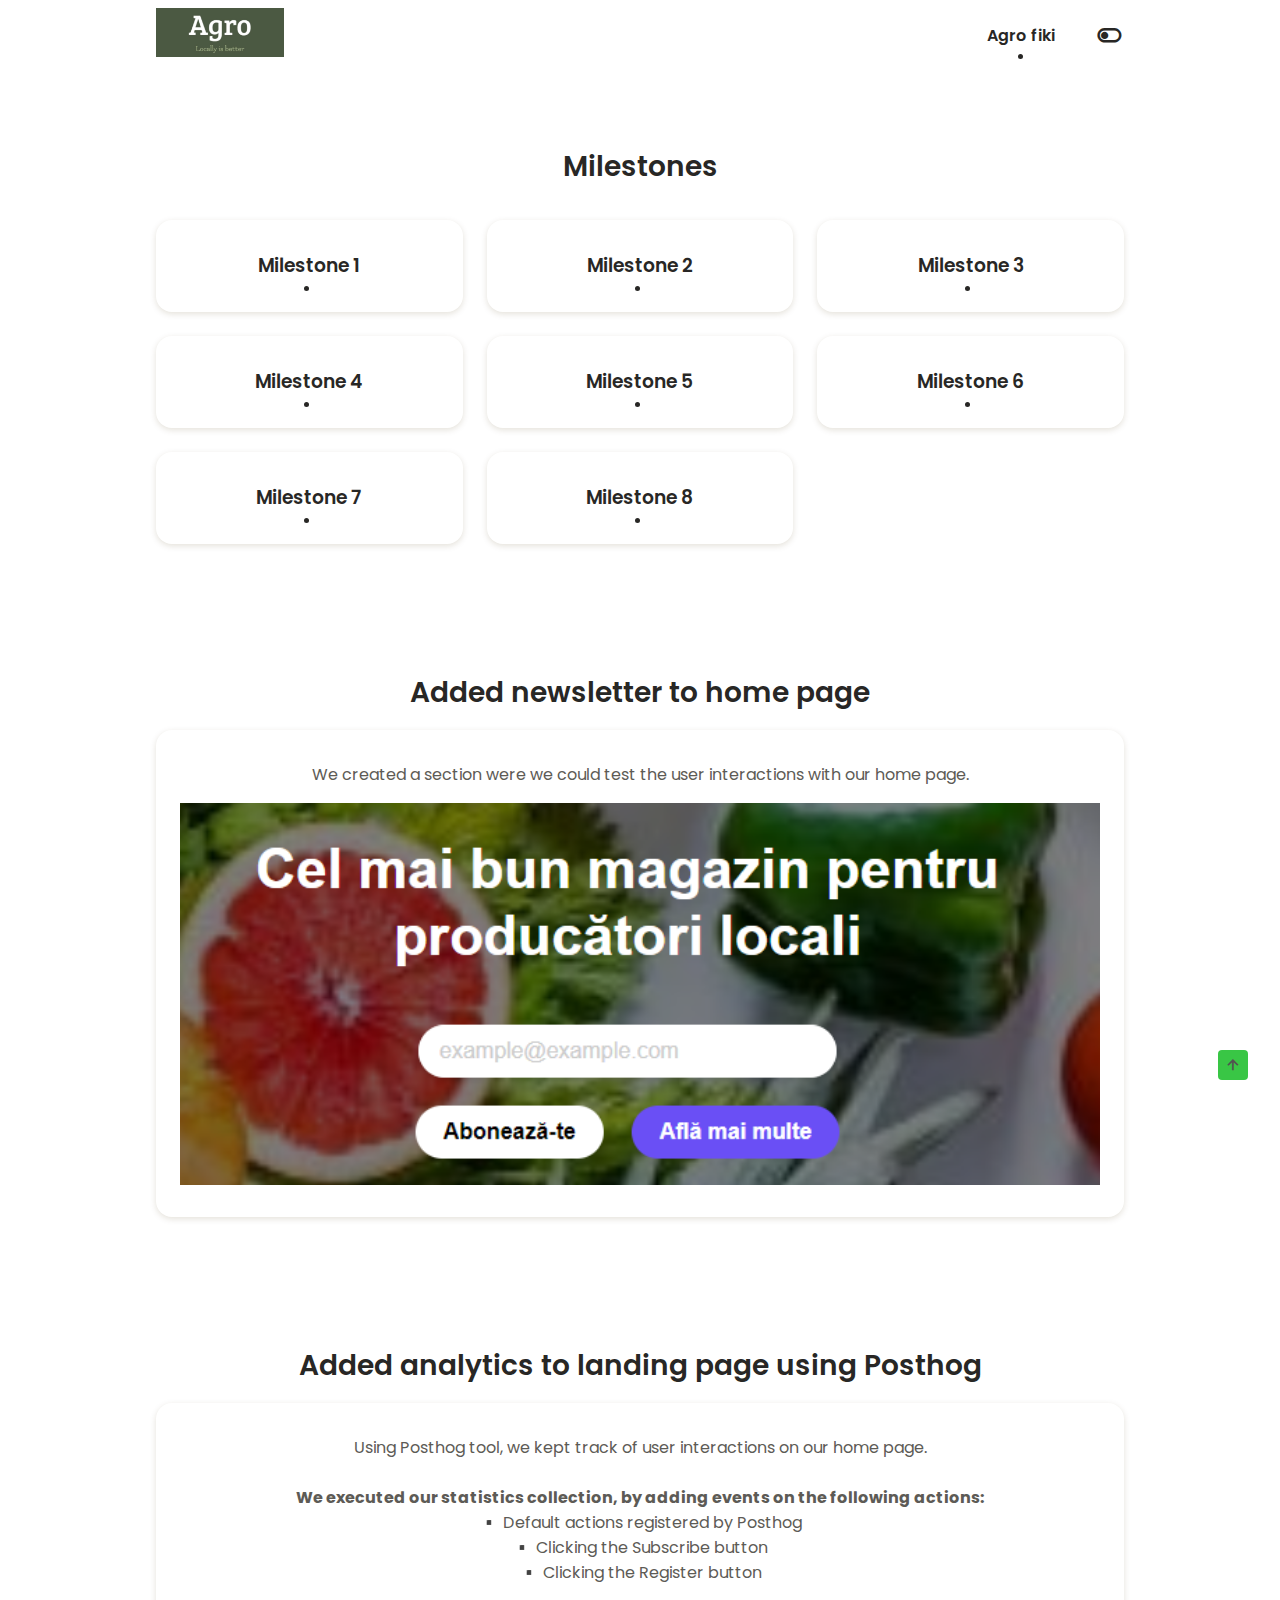
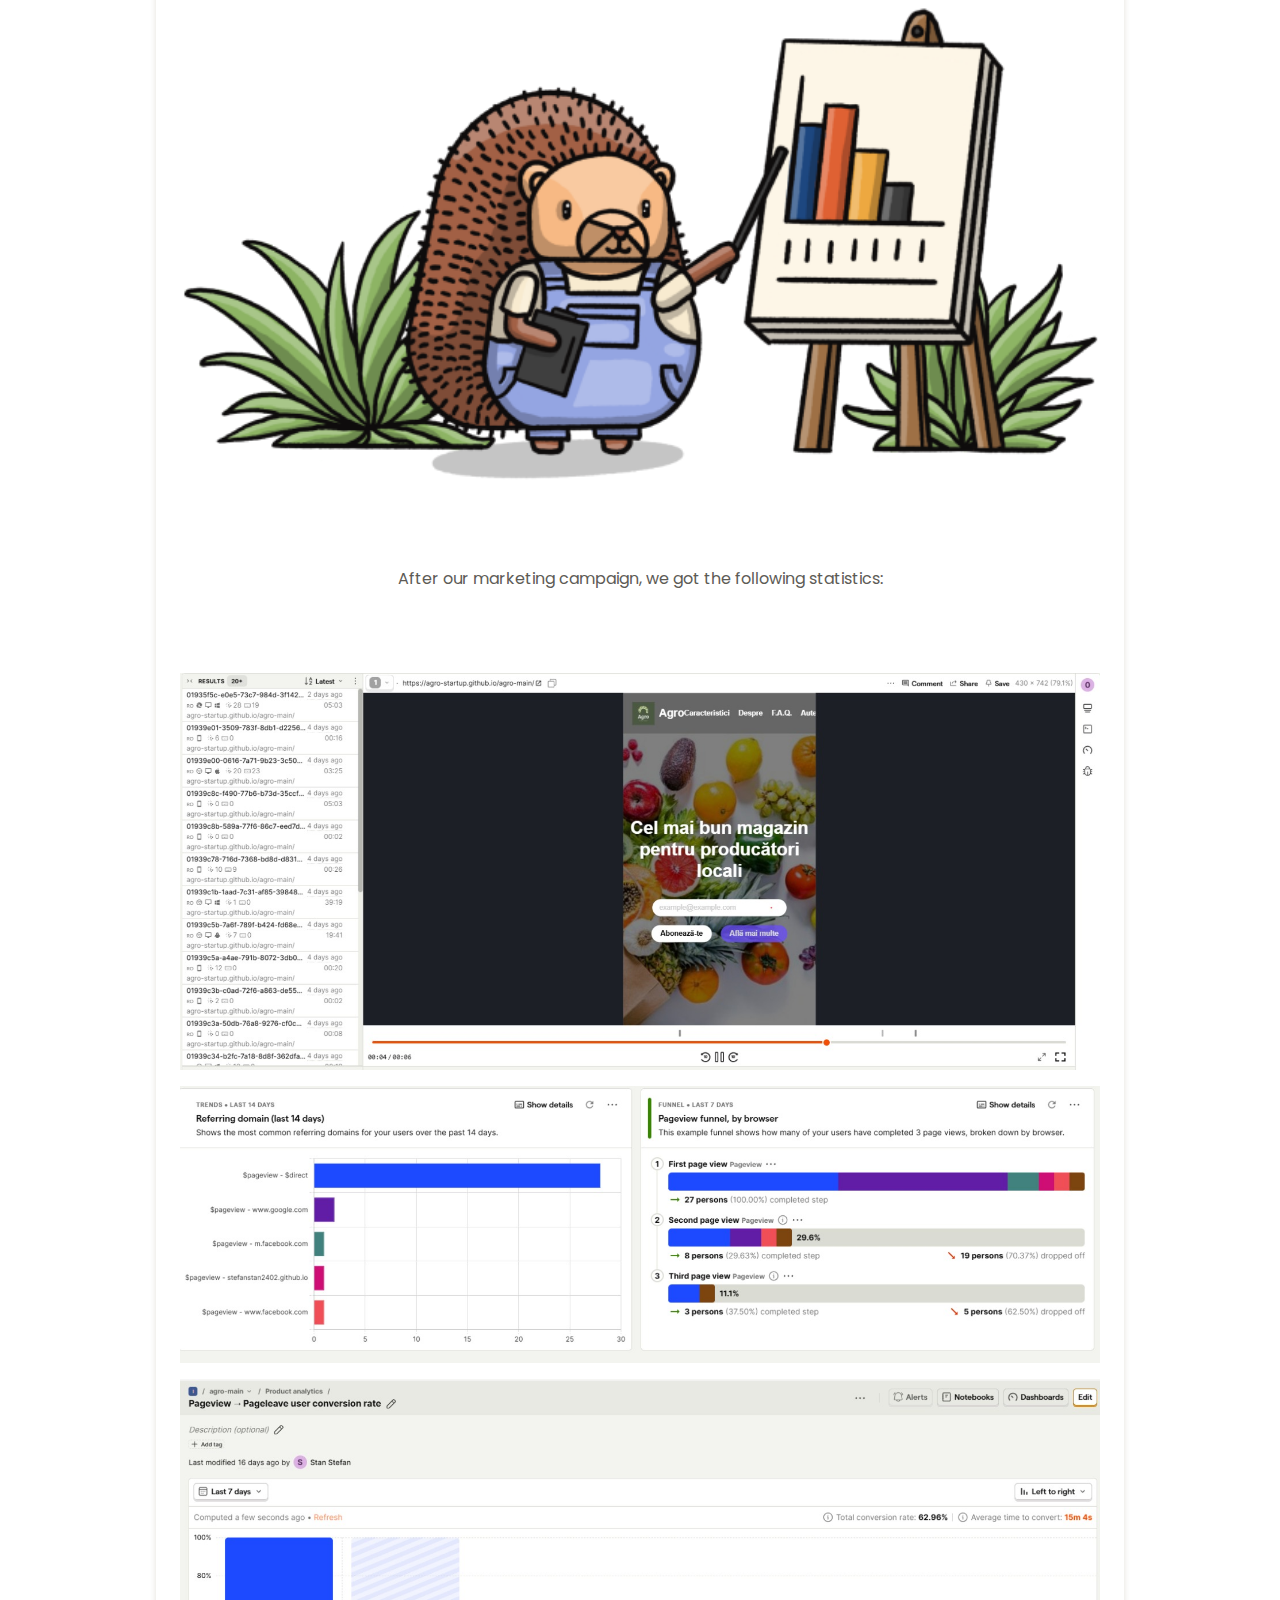
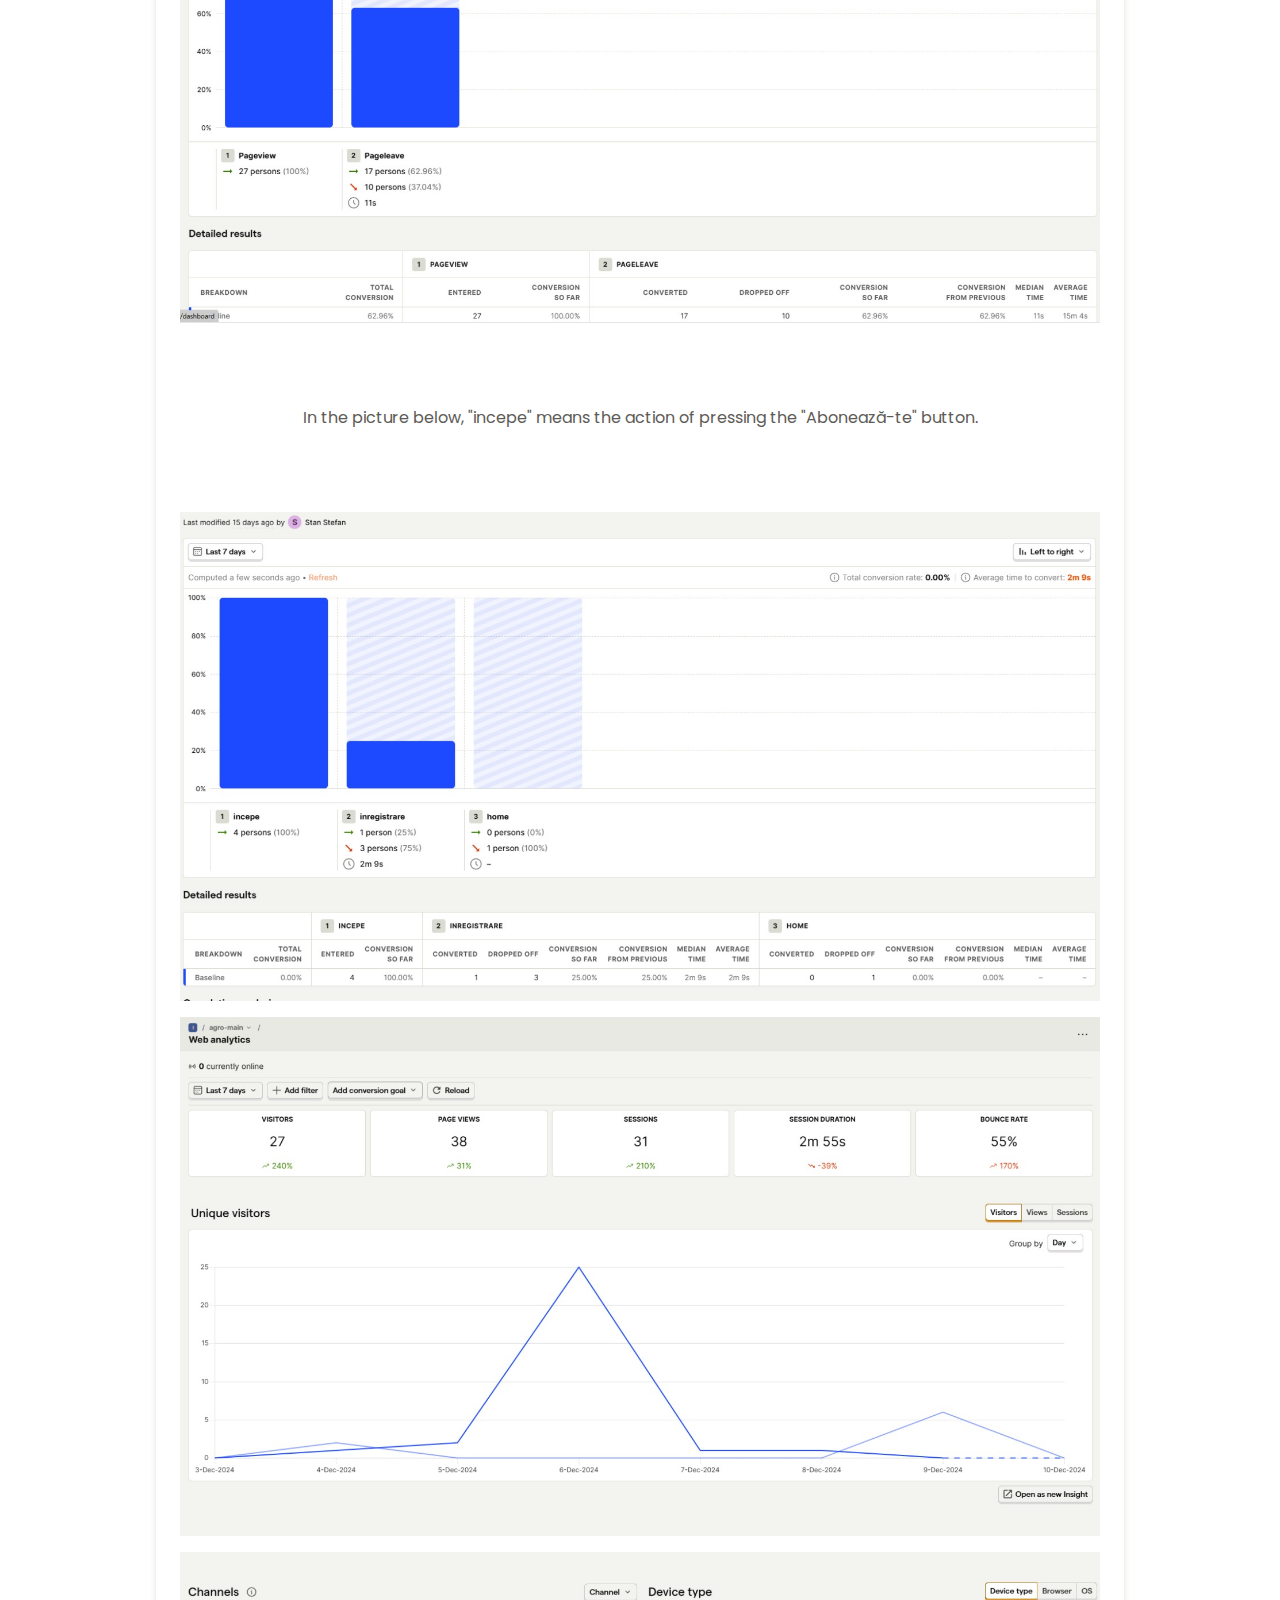
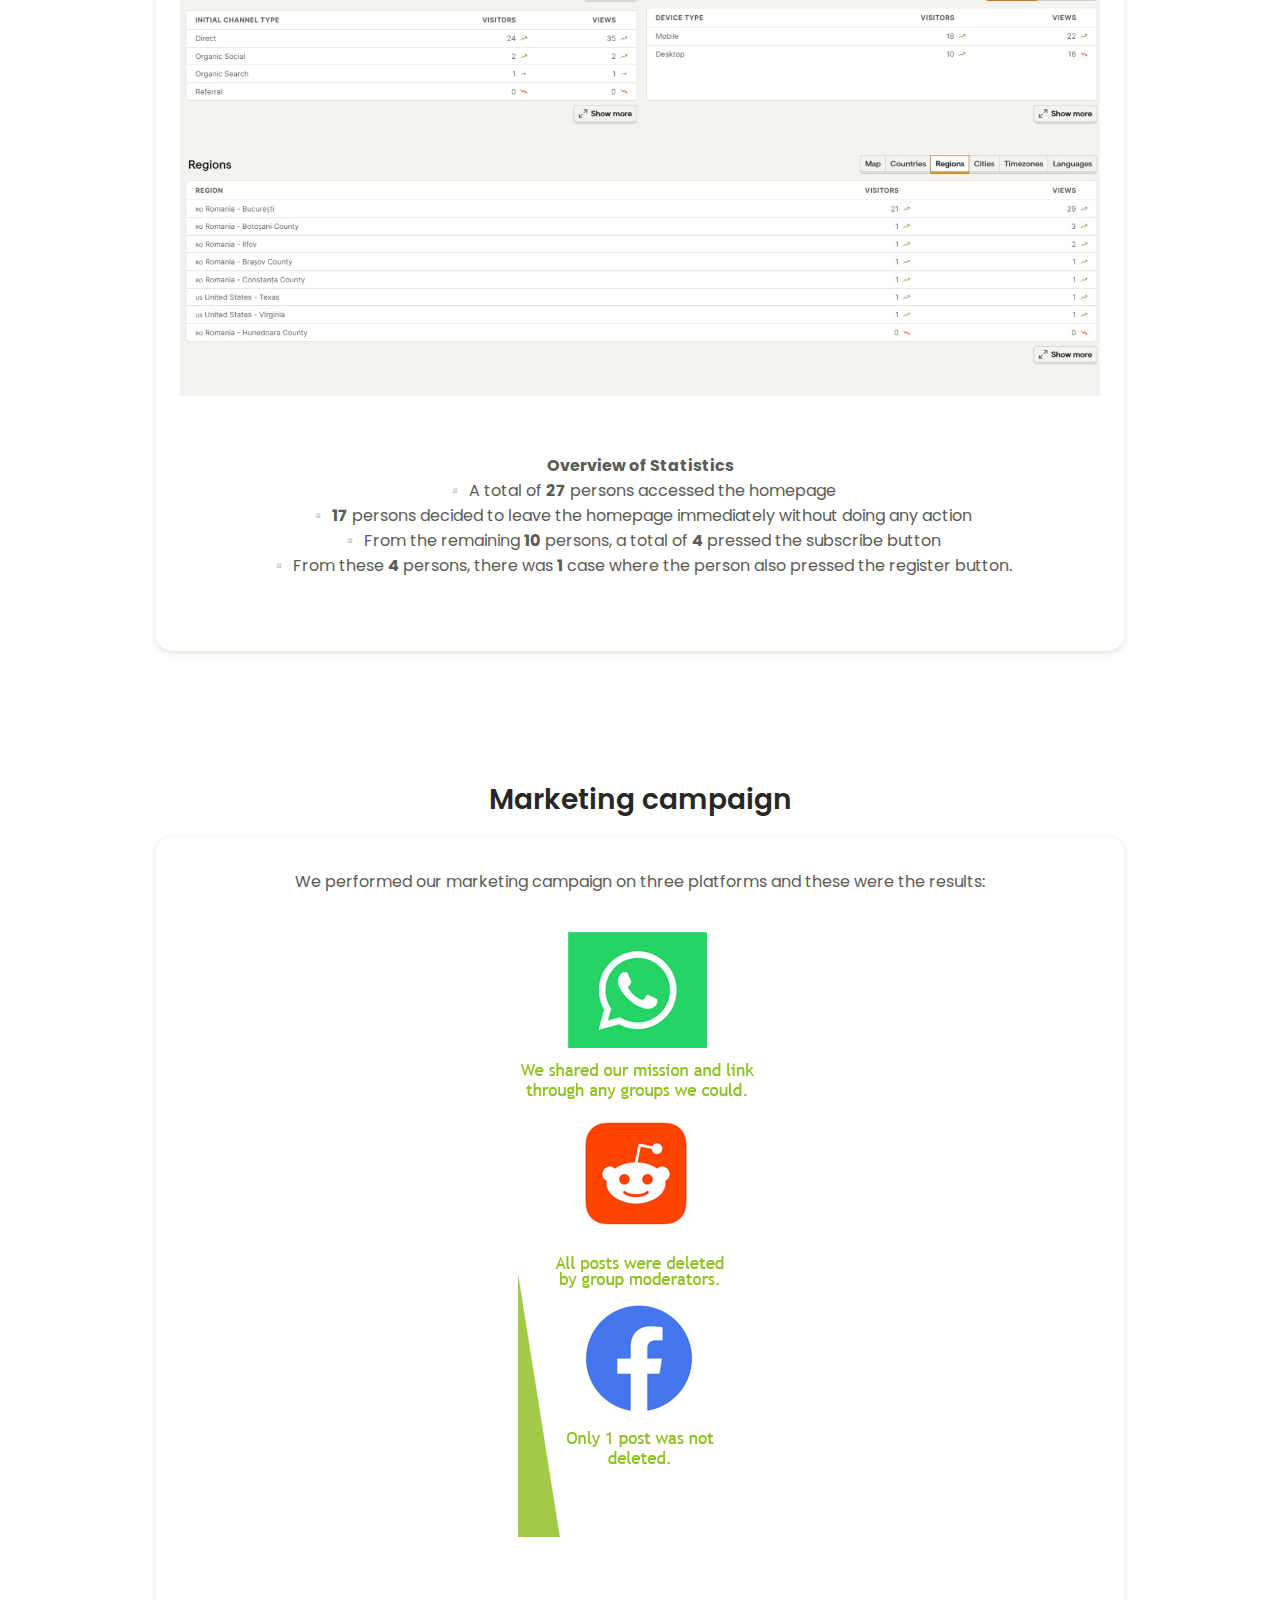
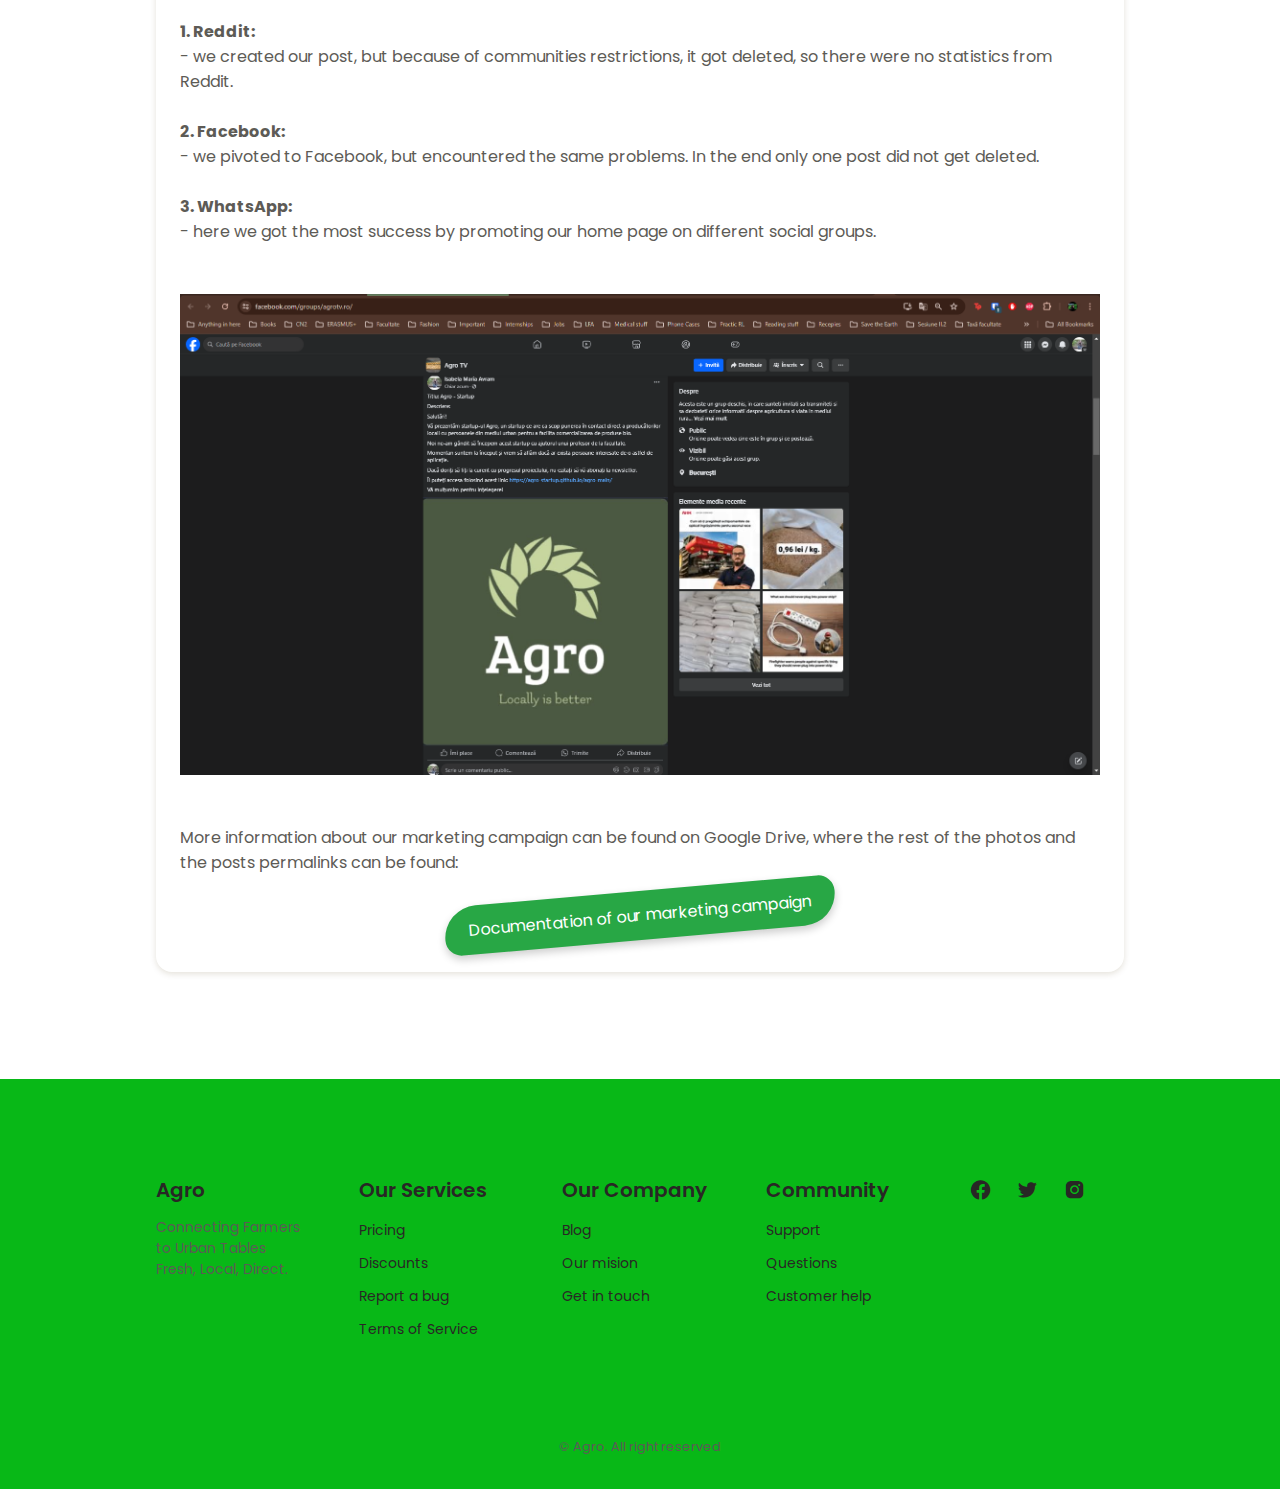
<file: milestone5.html>
<!DOCTYPE html>
<html lang="en">
  <head>
    <meta charset="UTF-8" />
    <meta name="viewport" content="width=device-width, initial-scale=1.0" />

    <!--=============== BOXICONS ===============-->
    <link
      rel="stylesheet"
      href="https://cdn.jsdelivr.net/npm/boxicons@latest/css/boxicons.min.css"
    />

    <!--=============== CSS ===============-->
    <link rel="stylesheet" href="assets/css/styles.css" />

    <title>Agro</title>
  </head>

  <body>
    <header class="header" id="header">
      <nav class="nav container">
        <a href="#" class="nav__logo">
          <img
            src="assets/img/agro.jpg"
            alt=""
            class="nav__logo-img"
            style="width: 10vw"
          />
        </a>

        <div class="nav__menu" id="nav-menu">
          <ul class="nav__list">
            <li class="nav__item">
              <a href="./index.html" class="nav__link active-link">Agro fiki</a>
            </li>
            <i class="bx bx-toggle-left change-theme" id="theme-button"></i>
          </ul>
        </div>

        <div class="nav__toggle" id="nav-toggle">
          <i class="bx bx-grid-alt"></i>
        </div>
      </nav>
    </header>

    <br /><br />

    <section class="services section container" id="milestones">
      <h2 class="section__title">Milestones</h2>
      <div class="services__container grid">
        <div class="services__data">
          <h3 class="services__subtitle">
            <a href="./index.html" class="nav__link active-link">Milestone 1</a>
          </h3>
        </div>

        <div class="services__data">
          <h3 class="services__subtitle">
            <a href="./milestone2.html" class="nav__link active-link"
              >Milestone 2</a
            >
          </h3>
        </div>

        <div class="services__data">
          <h3 class="services__subtitle">
            <a href="./milestone3.html" class="nav__link active-link"
              >Milestone 3</a
            >
          </h3>
        </div>

        <div class="services__data">
          <h3 class="services__subtitle">
            <a href="./milestone4.html" class="nav__link active-link"
              >Milestone 4</a
            >
          </h3>
        </div>

        <div class="services__data">
          <h3 class="services__subtitle">
            <a href="./milestone5.html" class="nav__link active-link"
              >Milestone 5</a
            >
          </h3>
        </div>

        <div class="services__data">
            <h3 class="services__subtitle">
              <a href="./milestone6.html" class="nav__link active-link"
                >Milestone 6</a
              >
            </h3>
          </div>

          <div class="services__data">
            <h3 class="services__subtitle">
              <a href="./milestone7.html" class="nav__link active-link"
                >Milestone 7</a
              >
            </h3>
          </div>

          <div class="services__data">
            <h3 class="services__subtitle">
              <a href="./milestone8.html" class="nav__link active-link"
                >Milestone 8</a
              >
            </h3>
          </div>

      </div>
    </section>

    <section class="services section container" id="process">
      <h2 class="section__title">Added newsletter to home page</h2>
      <div class="grid">
        <div class="services__data">
          <p class="services__description">
            We created a section were we could test the user interactions with our home page.<br />
          </p>

          <img src="assets/img/Sub newsletter.png" alt="Large Image" style="width: 100%; height: auto;">
          
          
        </div>
      </div>
    </section>

    <section class="services section container" id="process">
        <h2 class="section__title">Added analytics to landing page using Posthog</h2>
        <div class="grid">
          <div class="services__data">
            <p class="services__description">
              Using Posthog tool, we kept track of user interactions on our home page.<br /><br>
              <b>We executed our statistics collection, by adding events on the following actions:</b><br>
              ▪️ Default actions registered by Posthog<br>
              ▪️ Clicking the Subscribe button<br>
              ▪️ Clicking the Register button<br>
            </p>
  
            <img src="assets/img/product-analytics-hog.png" alt="Large Image" style="width: 100%; height: auto;"><br><br>
            
            <p class="services__description">
                After our marketing campaign, we got the following statistics:<br />
              </p><br><br>

              <img src="assets/img/posth1.jpg" alt="Large Image" style="width: 100%; height: auto;">
              <img src="assets/img/posth2.jpg" alt="Large Image" style="width: 100%; height: auto;">
              <img src="assets/img/posth3.jpg" alt="Large Image" style="width: 100%; height: auto;"><br><br>

              <p class="services__description">
                In the picture below, "incepe" means the action of pressing the "Abonează-te" button.<br />
              </p><br><br>

              <img src="assets/img/posth4.jpg" alt="Large Image" style="width: 100%; height: auto;">
              <img src="assets/img/posth5.jpg" alt="Large Image" style="width: 100%; height: auto;">
              <img src="assets/img/posth6.jpg" alt="Large Image" style="width: 100%; height: auto;"><br>

              <p class="services__description">
                <b>Overview of Statistics</b><br>
                ▫️  A total of <b>27</b> persons accessed the homepage<br>
                ▫️  <b>17</b> persons decided to leave the homepage immediately without doing any action<br>
                ▫️  From the remaining <b>10</b> persons, a total of <B>4</B> pressed the subscribe button<br>
                ▫️  From these <b>4</b> persons, there was <b>1</b> case where the person also pressed the register button.</p><br>

          </div>
        </div>
      </section>


      <section class="services section container" id="process">
        <h2 class="section__title">Marketing campaign</h2>
        <div class="grid">
          <div class="services__data">
            <p class="services__description">
              We performed our marketing campaign on three platforms and these were the results:<br />
            </p>
  
            <img src="assets/img/socialMedia.png" alt="Large Image" style="display: block; margin: auto;"><br><br>
            
            <p class="services__description" style="text-align:left;">
                <b>1. Reddit:</b><br>
                    - we created our post, but because of communities restrictions, it got deleted, so there were no statistics from Reddit.<br><br>
                <b>2. Facebook:</b><br>
                    - we pivoted to Facebook, but encountered the same problems. In the end only one post did not get deleted.<br><br>
                <b>3. WhatsApp:</b><br>
                    - here we got the most success by promoting our home page on different social groups.<br><br><br>

                    <img src="assets/img/FB 1.png" alt="Large Image" style="display: block; margin: auto;"><br><br>

                  More information about our marketing campaign can  be found on Google Drive, where the rest of the photos and the posts permalinks can be found:<br>
              </p>

              <div>
                <a
                  href="https://drive.google.com/drive/folders/1NZ8zf2eQRvodRgmPH0diPD_iGTwCHoe6?usp=sharing"
                  target="_blank"
                  style="
                    background-color: #28a745; /* Green background */
                    color: white; /* White text */
                    padding: 12px 24px; /* Padding around text */
                    font-size: 16px; /* Font size */
                    text-decoration: none; /* Remove underline */
                    border-radius: 50px 25px 50px 25px; /* Asymmetrical radius for leaf shape */
                    transform: rotate(-5deg); /* Slight rotation for a leaf tilt */
                    box-shadow: 0px 4px 8px rgba(0, 0, 0, 0.2); /* Subtle shadow */
                    transition: background-color 0.3s, transform 0.3s; /* Smooth hover transition */
                    display: inline-block;
                  "
                  onmouseover="this.style.backgroundColor='#218838'; this.style.transform='rotate(-3deg) scale(1.05)';"
                  onmouseout="this.style.backgroundColor='#28a745'; this.style.transform='rotate(-5deg) scale(1)';"
                >
                  Documentation of our marketing campaign
                </a>
              </div>

          </div>
        </div>
      </section>

    <br />
    <br />
    <br />

    <!--=============== FOOTER ===============-->
    <footer class="footer section">
      <div class="footer__container container grid">
        <div class="footer__content">
          <a href="#" class="footer__logo">Agro</a>
          <p class="footer__description">
            Connecting Farmers to Urban Tables <br />
            Fresh, Local, Direct.
          </p>
        </div>

        <div class="footer__content">
          <h3 class="footer__title">Our Services</h3>
          <ul class="footer__links">
            <li><a href="#" class="footer__link">Pricing </a></li>
            <li><a href="#" class="footer__link">Discounts</a></li>
            <li><a href="#" class="footer__link">Report a bug</a></li>
            <li><a href="#" class="footer__link">Terms of Service</a></li>
          </ul>
        </div>

        <div class="footer__content">
          <h3 class="footer__title">Our Company</h3>
          <ul class="footer__links">
            <li><a href="#" class="footer__link">Blog</a></li>
            <li><a href="#" class="footer__link">Our mision</a></li>
            <li><a href="#" class="footer__link">Get in touch</a></li>
          </ul>
        </div>

        <div class="footer__content">
          <h3 class="footer__title">Community</h3>
          <ul class="footer__links">
            <li><a href="#" class="footer__link">Support</a></li>
            <li><a href="#" class="footer__link">Questions</a></li>
            <li><a href="#" class="footer__link">Customer help</a></li>
          </ul>
        </div>

        <div class="footer__social">
          <a href="#" class="footer__social-link"
            ><i class="bx bxl-facebook-circle"></i
          ></a>
          <a href="#" class="footer__social-link"
            ><i class="bx bxl-twitter"></i
          ></a>
          <a href="#" class="footer__social-link"
            ><i class="bx bxl-instagram-alt"></i
          ></a>
        </div>
      </div>

      <p class="footer__copy">&#169; Agro. All right reserved</p>
    </footer>

    <!--=============== SCROLL UP ===============-->
    <a href="#" class="scrollup" id="scroll-up">
      <i class="bx bx-up-arrow-alt scrollup__icon"></i>
    </a>

    <!--=============== MAIN JS ===============-->
    <script src="assets/js/main.js"></script>
  </body>
</html>
</file>
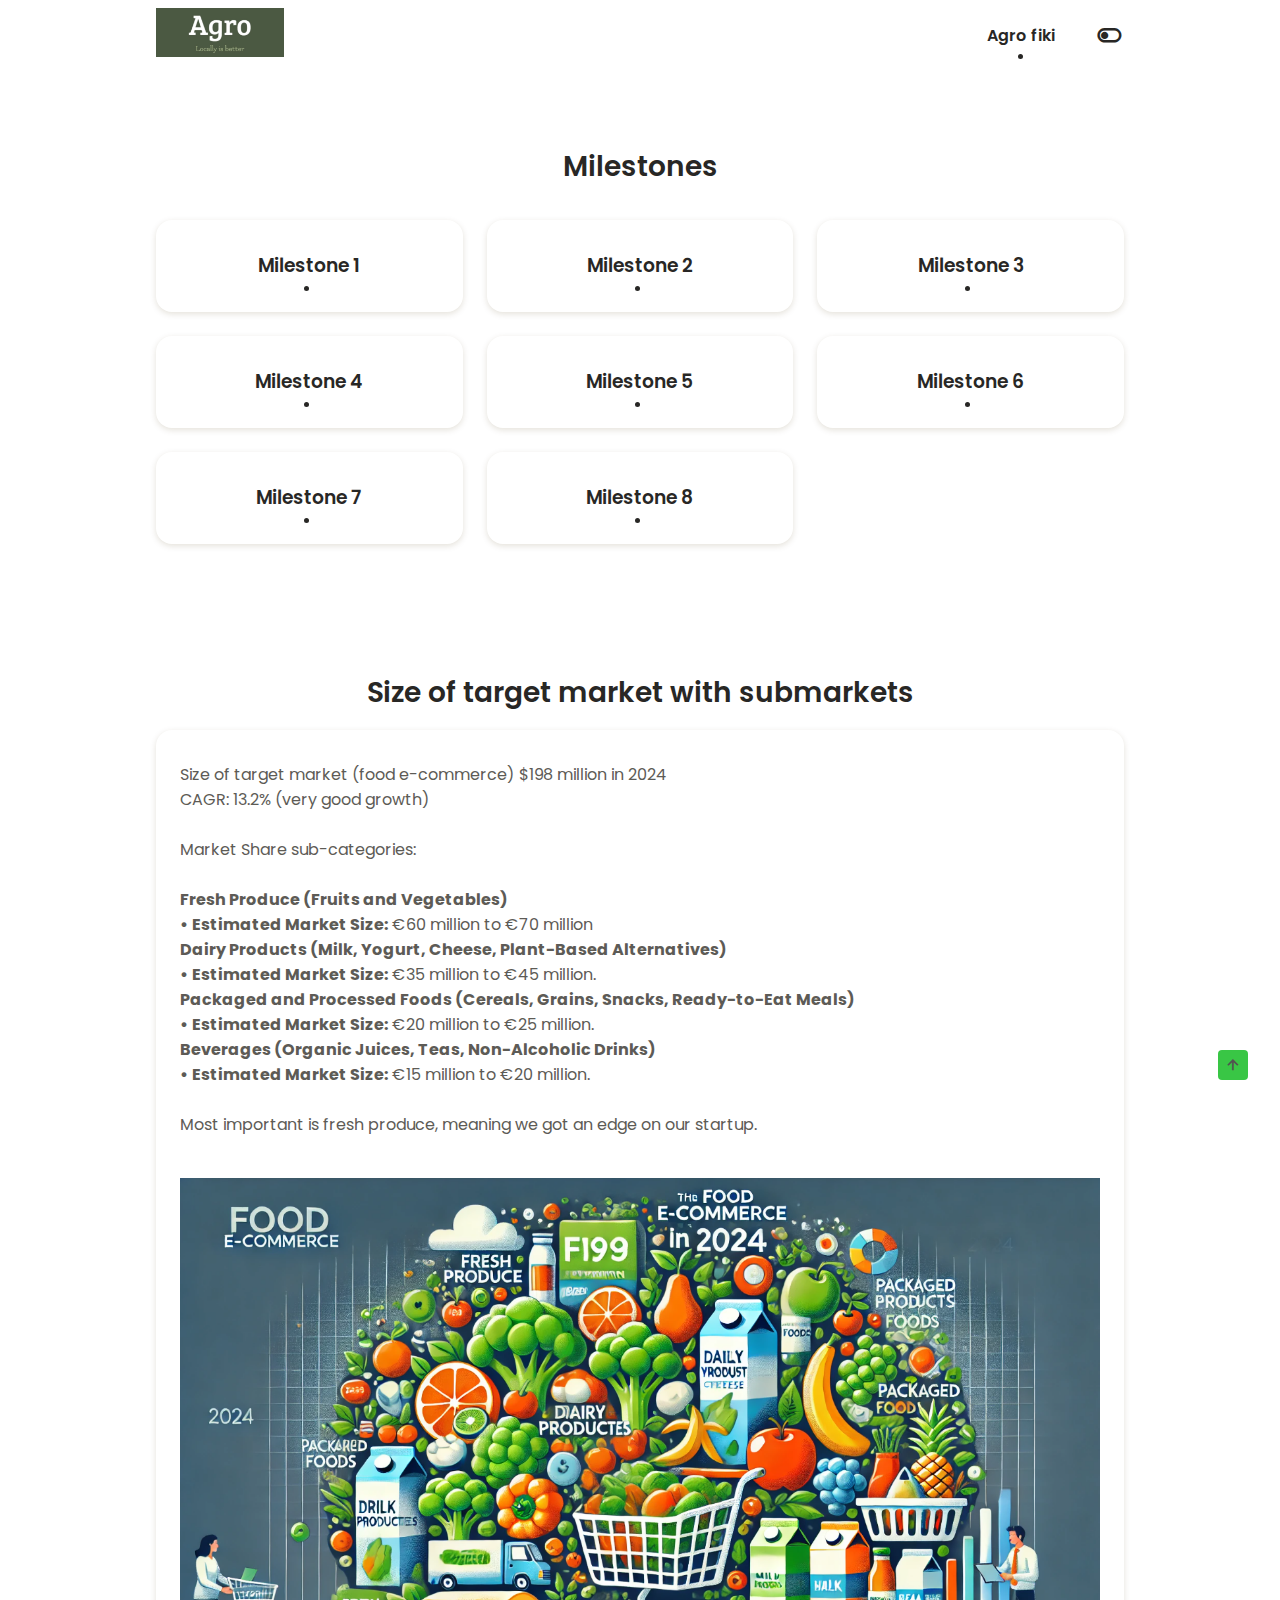
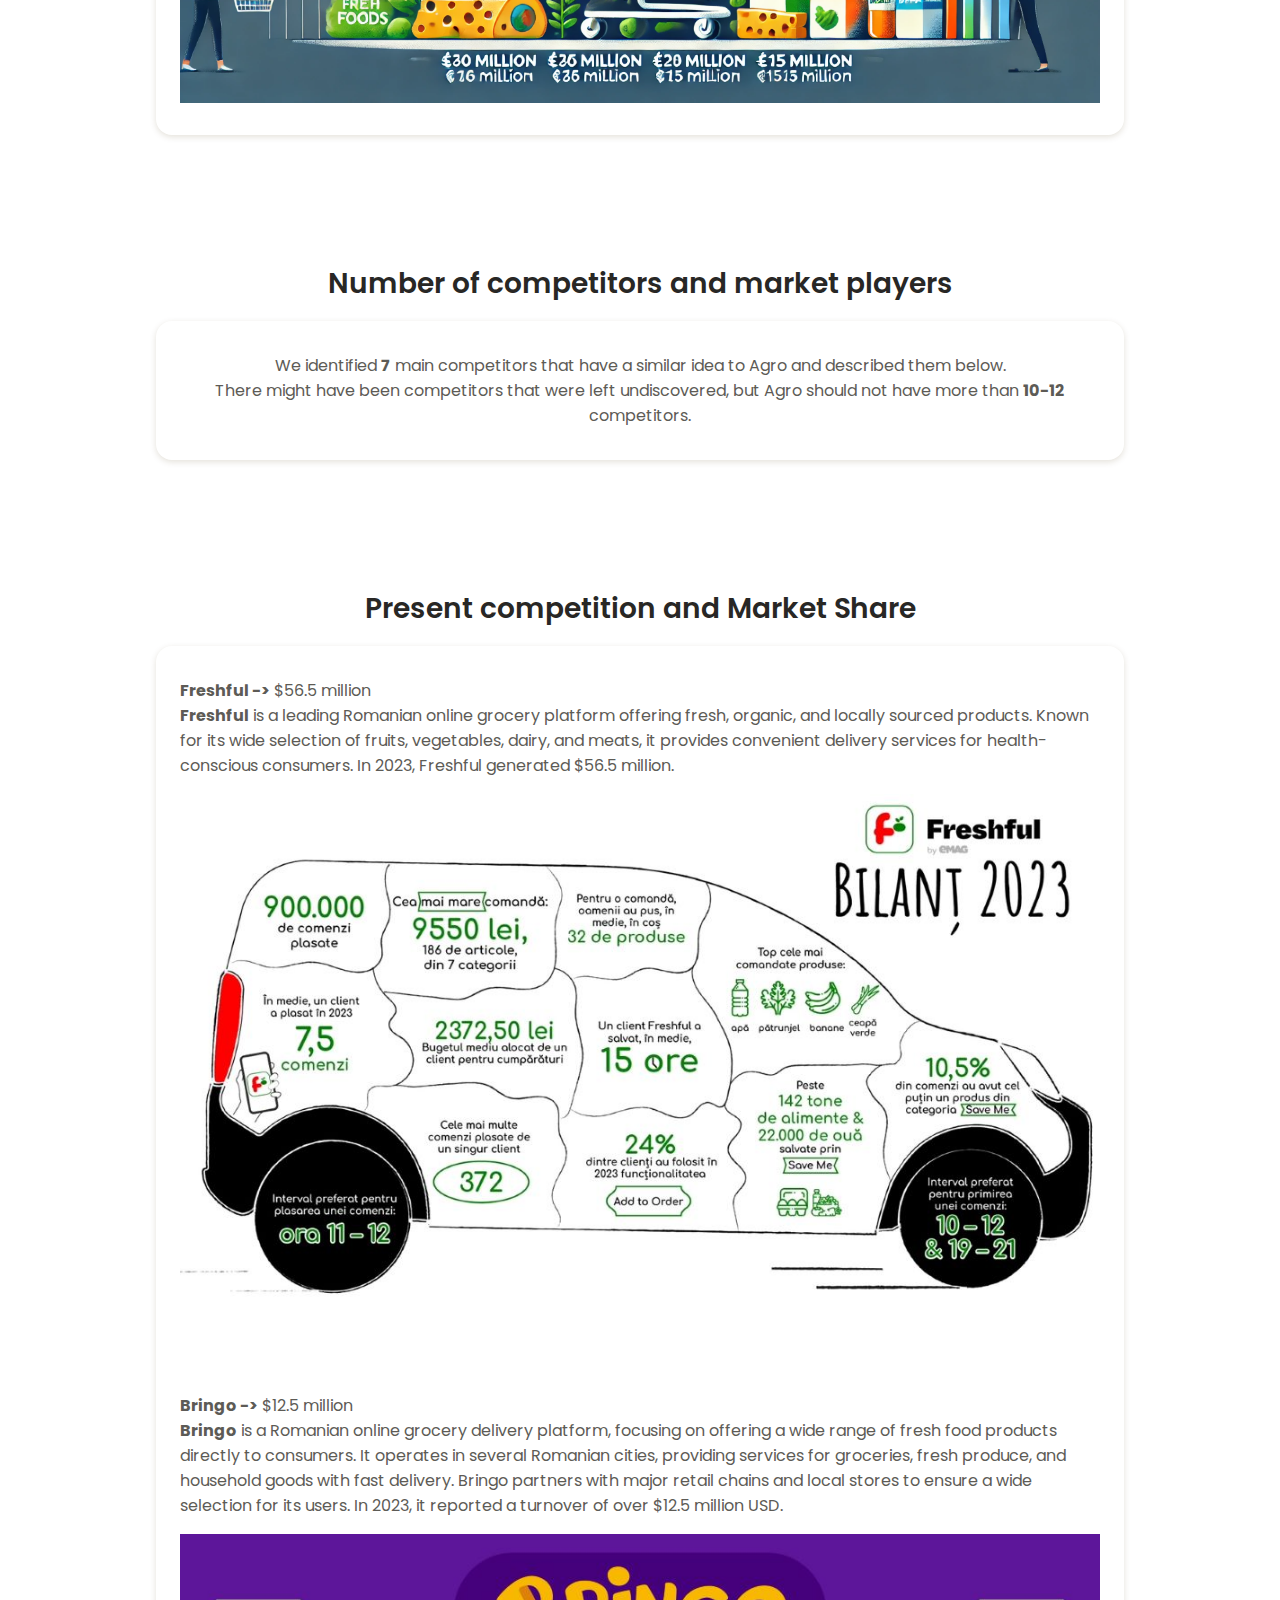
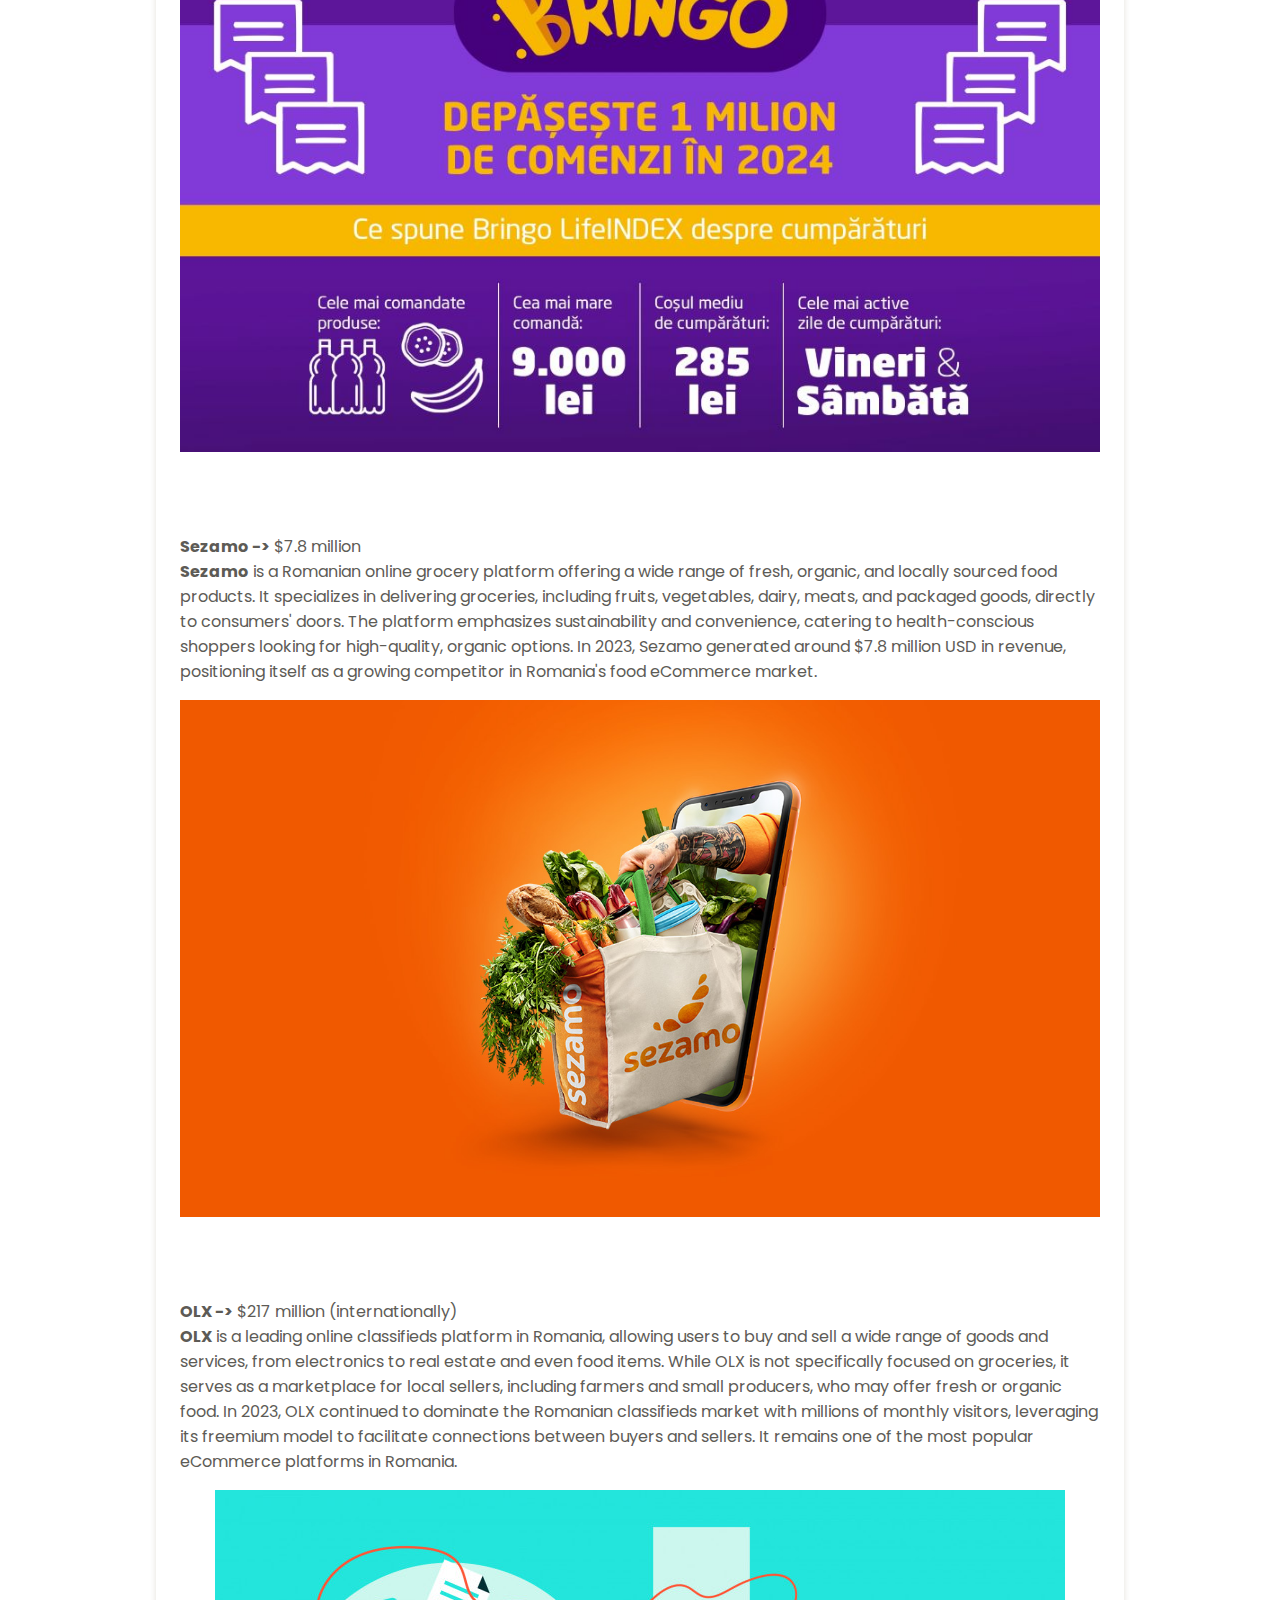
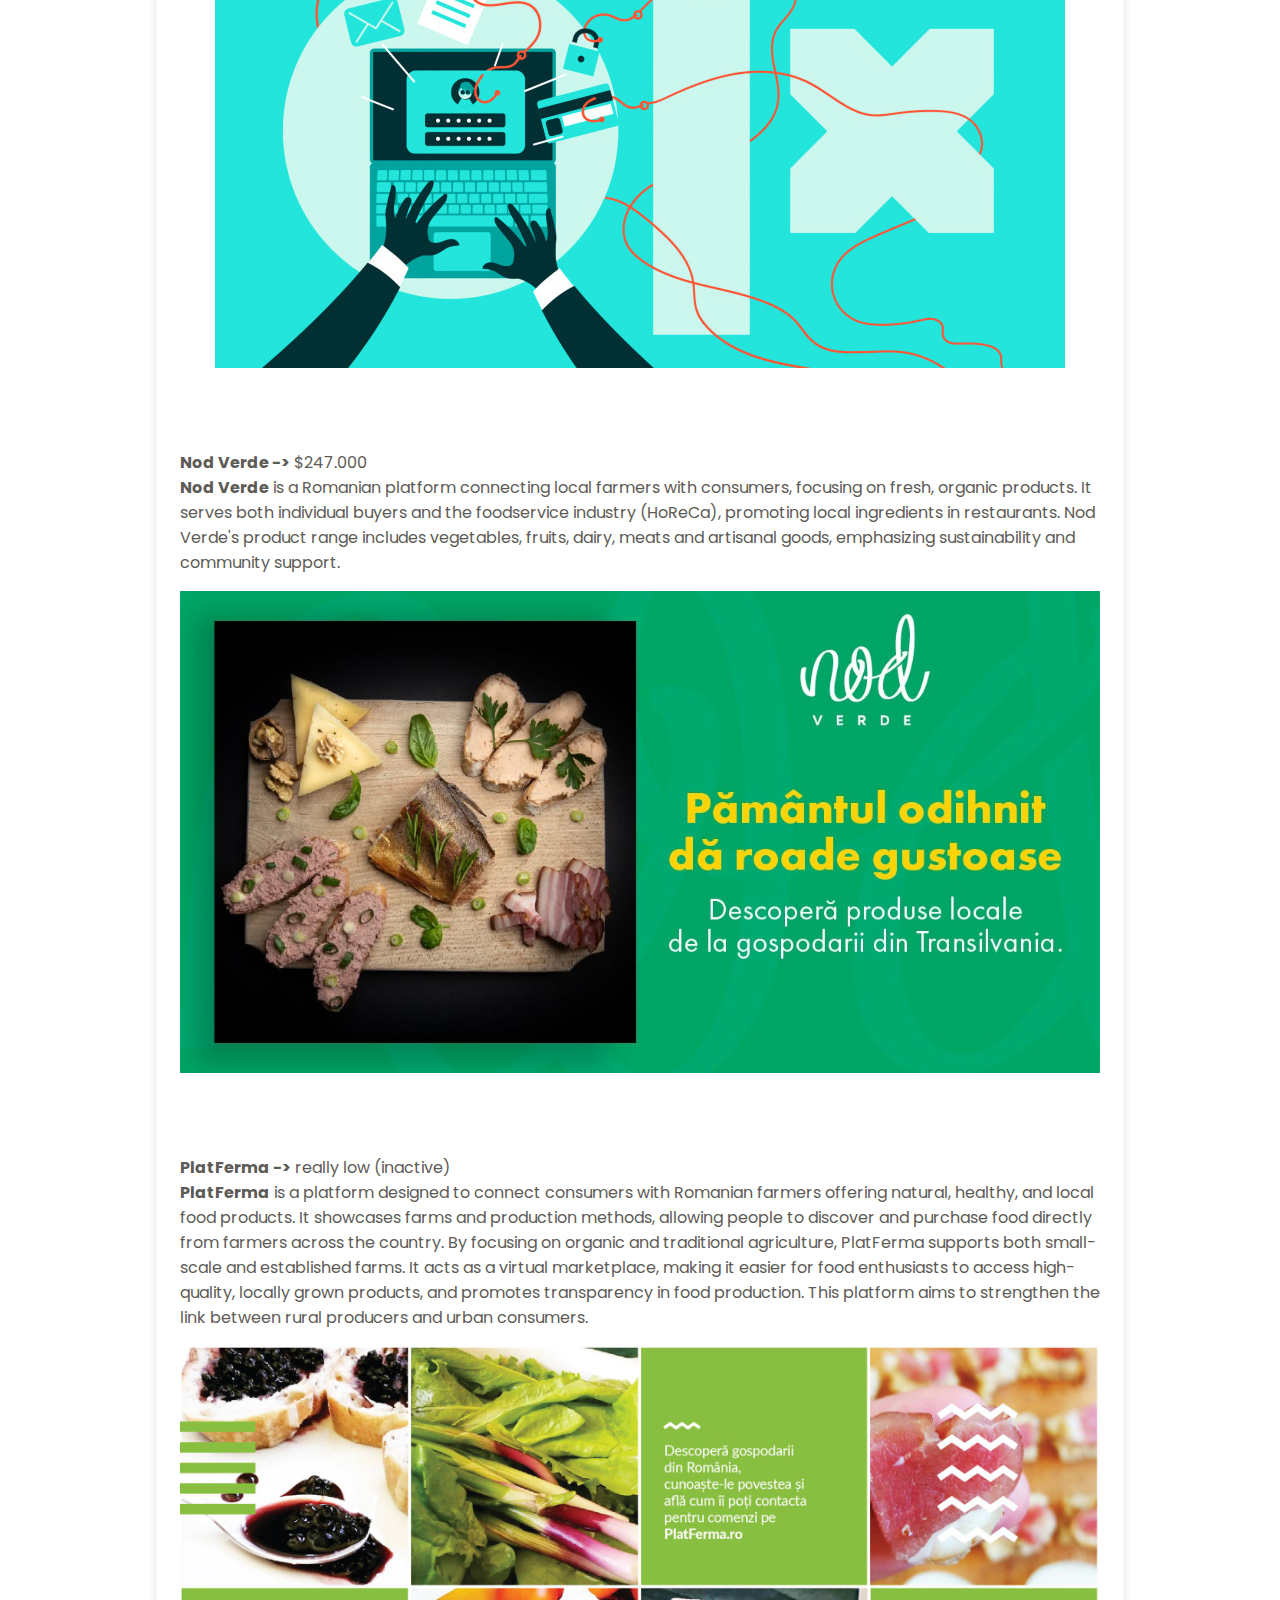
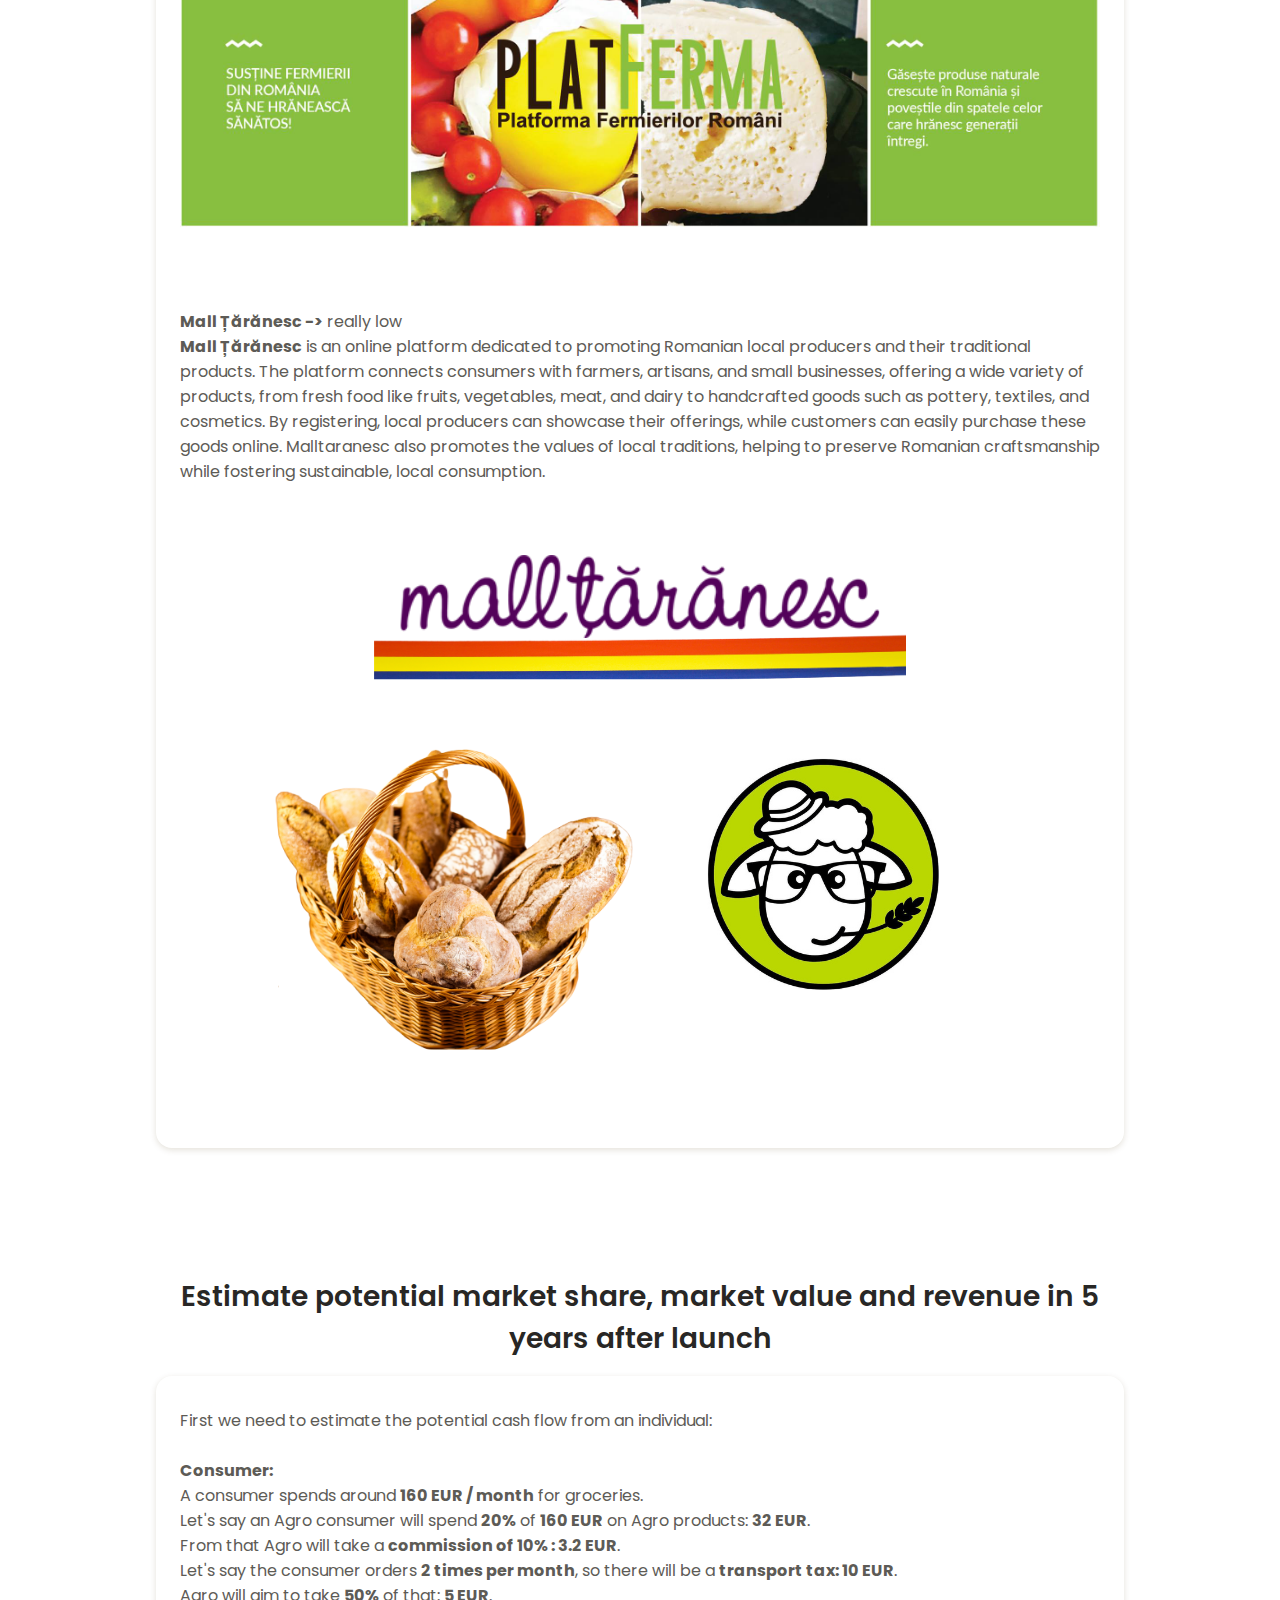
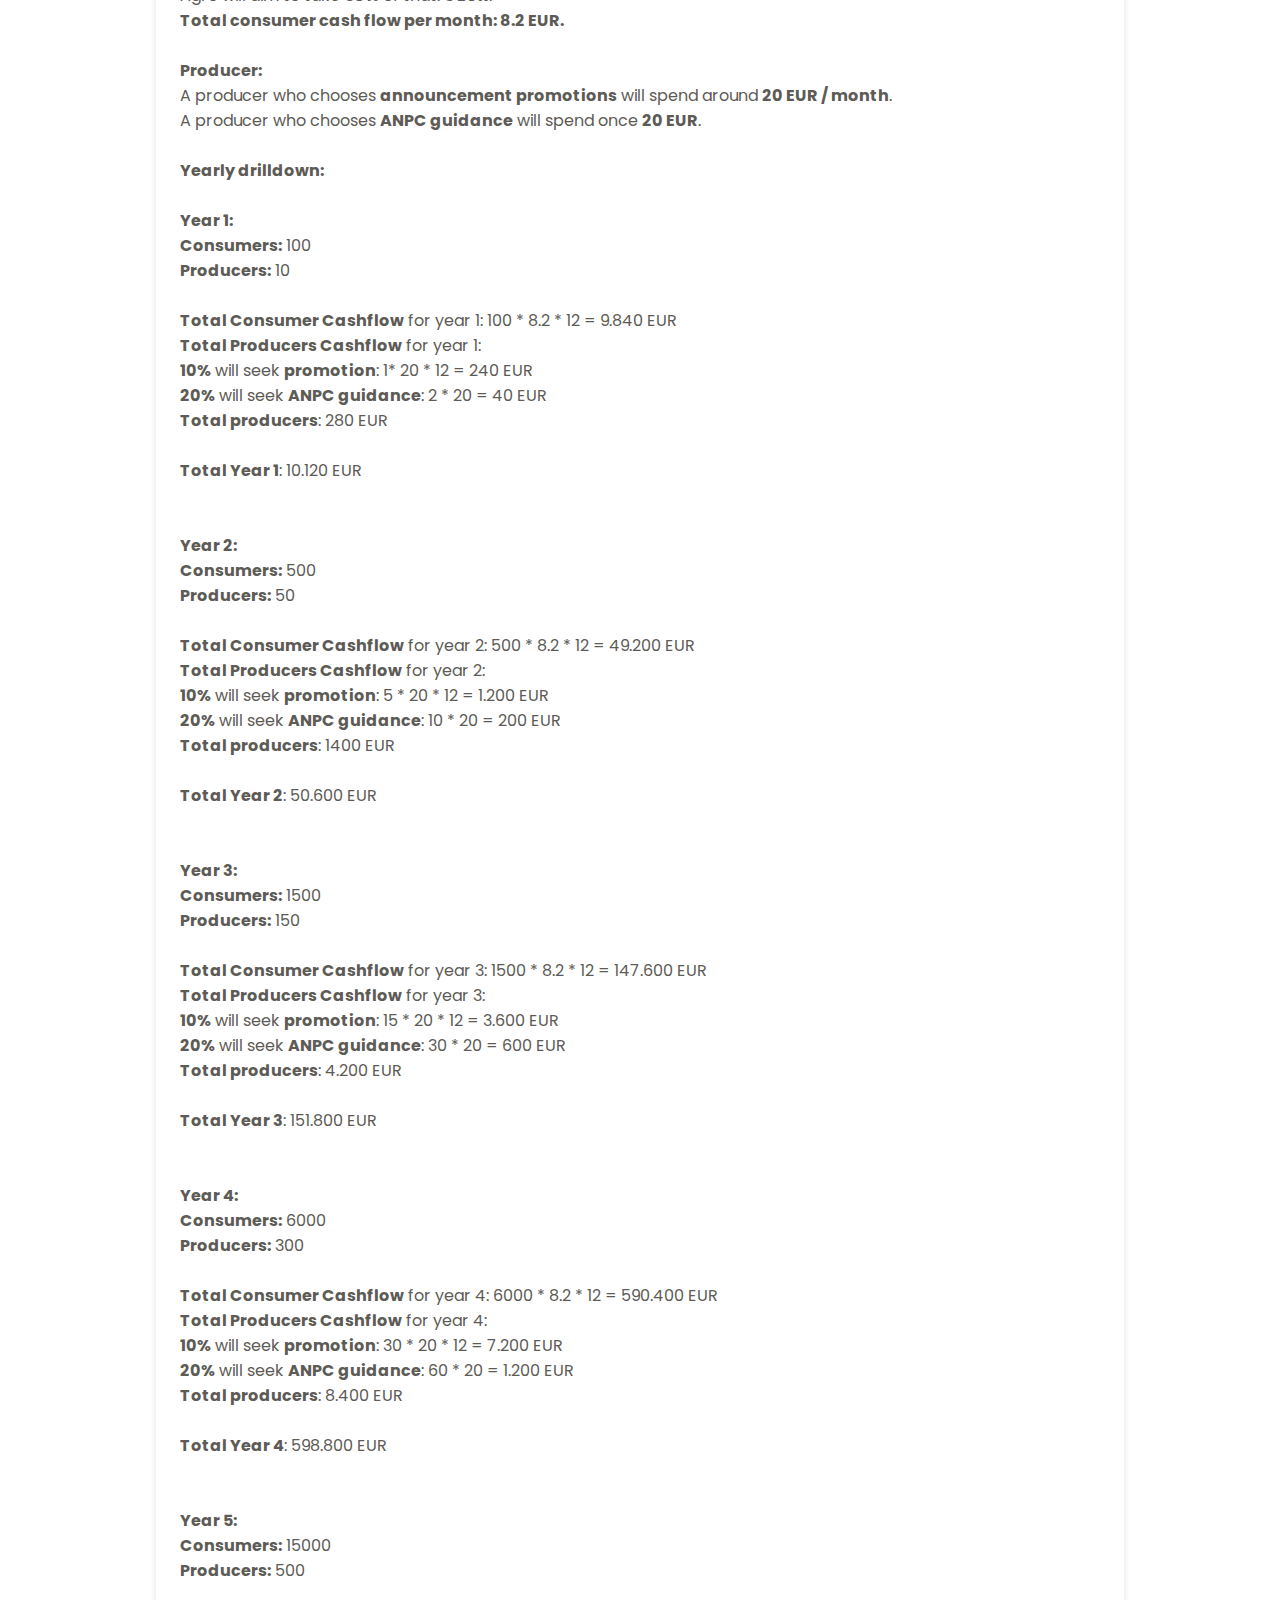
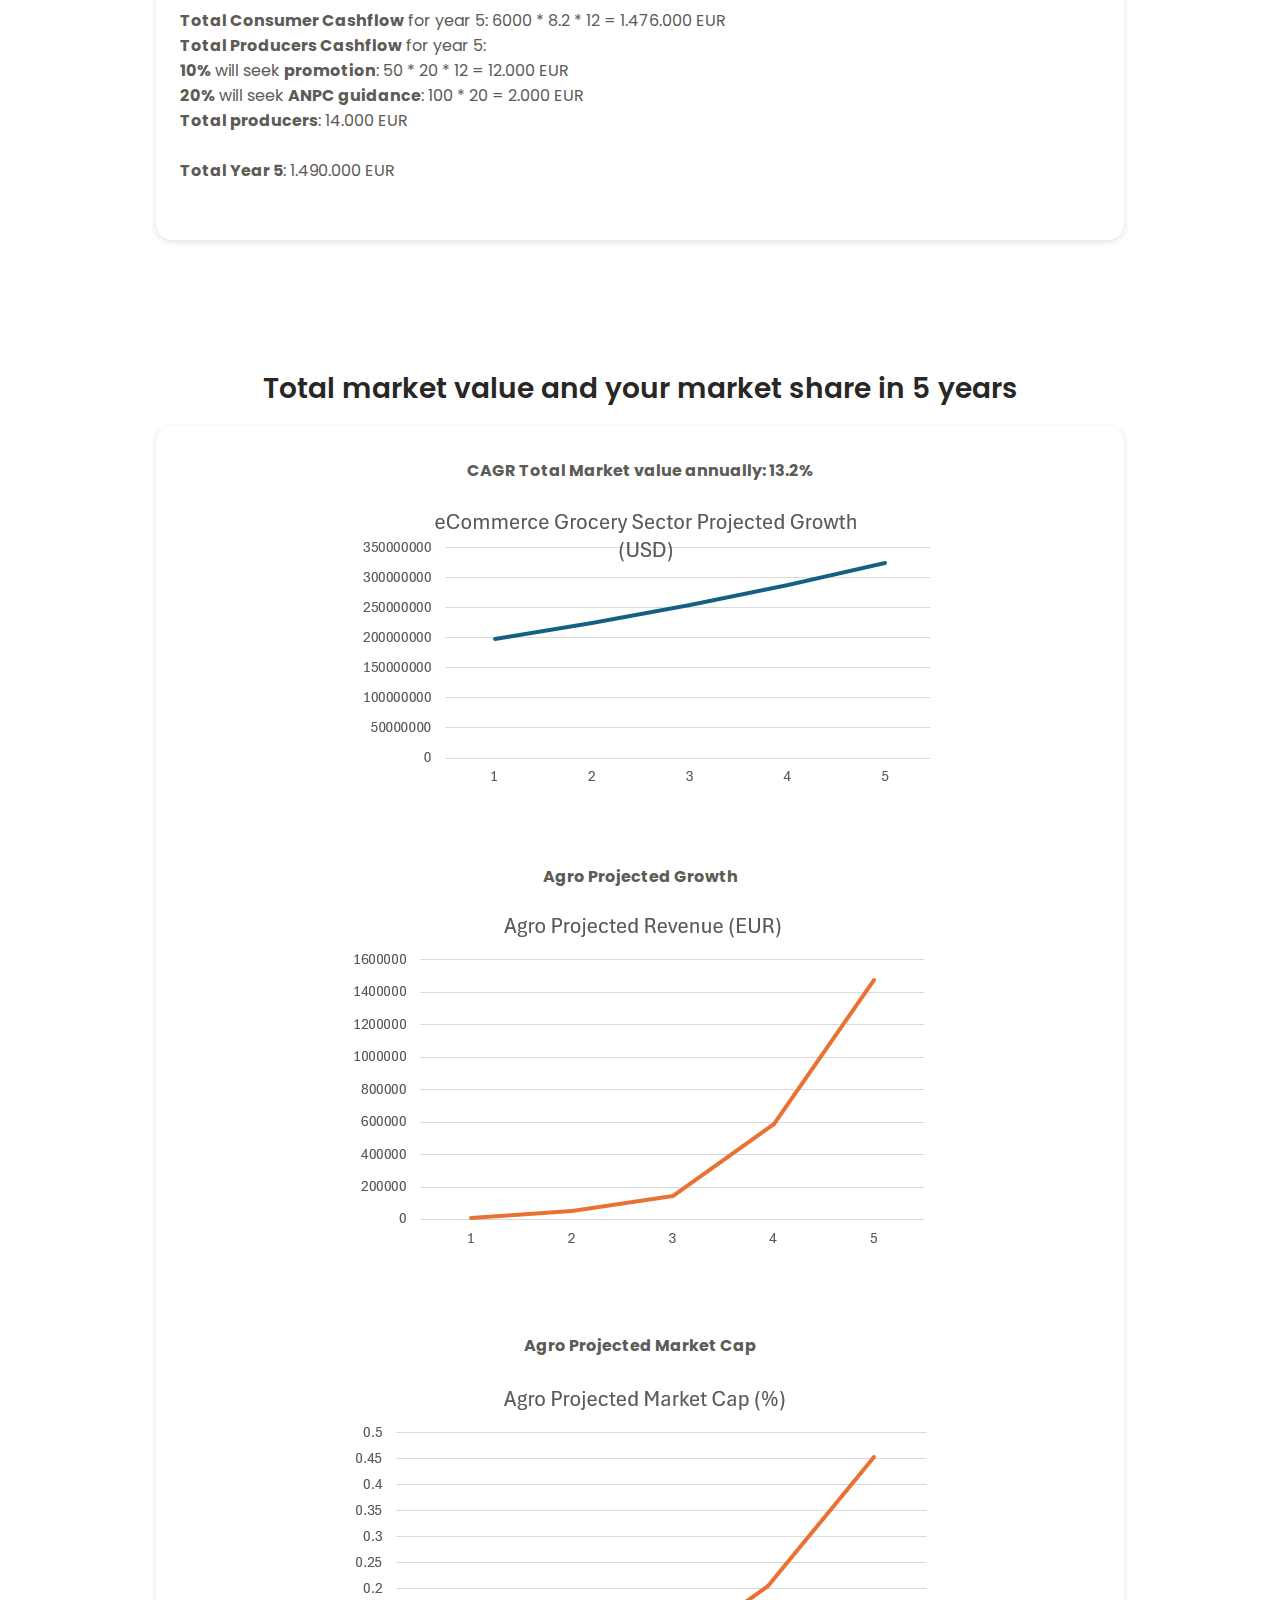
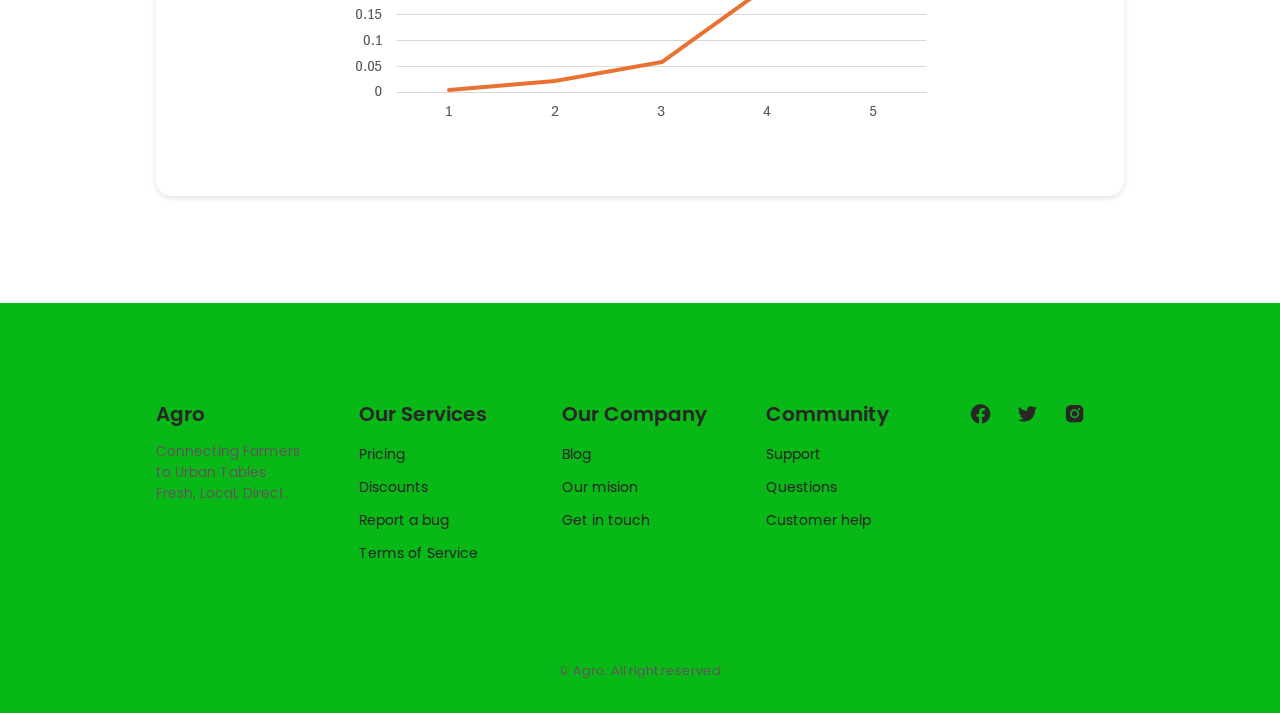
<file: milestone6.html>
<!DOCTYPE html>
<html lang="en">
  <head>
    <meta charset="UTF-8" />
    <meta name="viewport" content="width=device-width, initial-scale=1.0" />

    <!--=============== BOXICONS ===============-->
    <link
      rel="stylesheet"
      href="https://cdn.jsdelivr.net/npm/boxicons@latest/css/boxicons.min.css"
    />

    <!--=============== CSS ===============-->
    <link rel="stylesheet" href="assets/css/styles.css" />

    <title>Agro</title>
  </head>

  <body>
    <header class="header" id="header">
      <nav class="nav container">
        <a href="#" class="nav__logo">
          <img
            src="assets/img/agro.jpg"
            alt=""
            class="nav__logo-img"
            style="width: 10vw"
          />
        </a>

        <div class="nav__menu" id="nav-menu">
          <ul class="nav__list">
            <li class="nav__item">
              <a href="./index.html" class="nav__link active-link">Agro fiki</a>
            </li>
            <i class="bx bx-toggle-left change-theme" id="theme-button"></i>
          </ul>
        </div>

        <div class="nav__toggle" id="nav-toggle">
          <i class="bx bx-grid-alt"></i>
        </div>
      </nav>
    </header>

    <br /><br />

    <section class="services section container" id="milestones">
      <h2 class="section__title">Milestones</h2>
      <div class="services__container grid">
        <div class="services__data">
          <h3 class="services__subtitle">
            <a href="./index.html" class="nav__link active-link">Milestone 1</a>
          </h3>
        </div>

        <div class="services__data">
          <h3 class="services__subtitle">
            <a href="./milestone2.html" class="nav__link active-link"
              >Milestone 2</a
            >
          </h3>
        </div>

        <div class="services__data">
          <h3 class="services__subtitle">
            <a href="./milestone3.html" class="nav__link active-link"
              >Milestone 3</a
            >
          </h3>
        </div>

        <div class="services__data">
          <h3 class="services__subtitle">
            <a href="./milestone4.html" class="nav__link active-link"
              >Milestone 4</a
            >
          </h3>
        </div>

        <div class="services__data">
          <h3 class="services__subtitle">
            <a href="./milestone5.html" class="nav__link active-link"
              >Milestone 5</a
            >
          </h3>
        </div>

        <div class="services__data">
            <h3 class="services__subtitle">
              <a href="./milestone6.html" class="nav__link active-link"
                >Milestone 6</a
              >
            </h3>
          </div>

          <div class="services__data">
            <h3 class="services__subtitle">
              <a href="./milestone7.html" class="nav__link active-link"
                >Milestone 7</a
              >
            </h3>
          </div>

          <div class="services__data">
            <h3 class="services__subtitle">
              <a href="./milestone8.html" class="nav__link active-link"
                >Milestone 8</a
              >
            </h3>
          </div>

      </div>
    </section>

    <section class="services section container" id="process">
      <h2 class="section__title">Size of target market with submarkets</h2>
      <div class="grid">
        <div class="services__data">
          <p class="services__description" style="text-align:left;">
            Size of target market (food e-commerce) $198 million in 2024<br>
            CAGR: 13.2% (very good growth)<br><br>
            Market Share sub-categories:<br><br>
            <b>Fresh Produce (Fruits and Vegetables)</b><br>
            <b>•	Estimated Market Size:</b> €60 million to €70 million<br>
            <b>Dairy Products (Milk, Yogurt, Cheese, Plant-Based Alternatives)</b><br>
            <b>•	Estimated Market Size:</b> €35 million to €45 million.<br>
            <b>Packaged and Processed Foods (Cereals, Grains, Snacks, Ready-to-Eat Meals)</b><br>
            <b>•	Estimated Market Size:</b> €20 million to €25 million.<br>
            <b>Beverages (Organic Juices, Teas, Non-Alcoholic Drinks)</b><br>
            <b>•	Estimated Market Size:</b> €15 million to €20 million.<br><br>

            Most important is fresh produce, meaning we got an edge on our startup.<br>
            <br/>
          </p>

          <img src="assets/img/SizeMarket.png" alt="Large Image" style="width: 100%; height: auto;">
          
          
        </div>
      </div>
    </section>

    <section class="services section container" id="process">
        <h2 class="section__title">Number of competitors and market players</h2>
        <div class="grid">
          <div class="services__data">
            <p class="services__description">
              We identified <b>7</b> main competitors that have a similar idea to Agro and described them below.<br>
              There might have been competitors that were left undiscovered, but Agro should not have more than <b>10-12</b> competitors.
                <br />
            </p>
          </div>
        </div>
      </section>


      <section class="services section container" id="process">
        <h2 class="section__title">Present competition and Market Share</h2>
        <div class="grid">
          <div class="services__data">
            <p class="services__description" style="text-align:left;">
                <b>Freshful -></b> $56.5 million<br/>
                <b>Freshful</b> is a leading Romanian online grocery platform offering fresh, organic, and locally 
                sourced products. Known for its wide selection of fruits, vegetables, dairy, and meats, it 
                provides convenient delivery services for health-conscious consumers. In 2023, Freshful generated $56.5 million.<br>
            </p>
  
            <img src="assets/img/Infografic-Freshful_Bilant-2023.jpg" alt="Large Image" style="display: block; margin: auto;"><br><br>
            
            <p class="services__description" style="text-align:left;">
                <b>Bringo -></b> $12.5 million<br>
                <b>Bringo</b> is a Romanian online grocery delivery platform, focusing on offering a wide range of 
                fresh food products directly to consumers. It operates in several Romanian cities, providing 
                services for groceries, fresh produce, and household goods with fast delivery. Bringo partners 
                with major retail chains and local stores to ensure a wide selection for its users. In 2023, 
                it reported a turnover of over $12.5 million USD.<br>
              </p>

              <img src="assets/img/BRINGO_1milion-comenzi_BringoLifeIndex.jpg" alt="Large Image" style="display: block; margin: auto;"><br><br>

            <p class="services__description" style="text-align:left;">
                <b>Sezamo -></b> $7.8 million<br>
                <b>Sezamo</b> is a Romanian online grocery platform offering a wide range of fresh, organic, 
                and locally sourced food products. It specializes in delivering groceries, including fruits, 
                vegetables, dairy, meats, and packaged goods, directly to consumers' doors. The platform emphasizes 
                sustainability and convenience, catering to health-conscious shoppers looking for high-quality, 
                organic options. In 2023, Sezamo generated around $7.8 million USD in revenue, positioning itself 
                as a growing competitor in Romania's food eCommerce market.<br>
              </p>

              <img src="assets/img/sezamo.jpg" alt="Large Image" style="display: block; margin: auto;"><br><br>

            <p class="services__description" style="text-align:left;">
                <b>OLX -></b> $217 million (internationally)<br>
                <b>OLX</b> is a leading online classifieds platform in Romania, allowing users to buy and sell a wide 
                range of goods and services, from electronics to real estate and even food items. While OLX is not 
                specifically focused on groceries, it serves as a marketplace for local sellers, including farmers 
                and small producers, who may offer fresh or organic food. In 2023, OLX continued to dominate the 
                Romanian classifieds market with millions of monthly visitors, leveraging its freemium model to facilitate 
                connections between buyers and sellers. It remains one of the most popular eCommerce platforms in Romania.<br>
              </p>

              <img src="assets/img/olx.jpg" alt="Large Image" style="display: block; margin: auto;"><br><br>

            <p class="services__description" style="text-align:left;">
                <b>Nod Verde -></b> $247.000<br>
                <b>Nod Verde</b> is a Romanian platform connecting local farmers with consumers, focusing on fresh, 
                organic products. It serves both individual buyers and the foodservice industry (HoReCa), promoting 
                local ingredients in restaurants. Nod Verde's product range includes vegetables, fruits, dairy, meats 
                and artisanal goods, emphasizing sustainability and community support.<br>
              </p>

              <img src="assets/img/nod_verde.jpeg" alt="Large Image" style="display: block; margin: auto;"><br><br>

            <p class="services__description" style="text-align:left;">
                <b>PlatFerma -></b> really low (inactive)<br>
                <b>PlatFerma</b> is a platform designed to connect consumers with Romanian farmers offering natural, 
                healthy, and local food products. It showcases farms and production methods, allowing people to discover 
                and purchase food directly from farmers across the country. By focusing on organic and traditional 
                agriculture, PlatFerma supports both small-scale and established farms. It acts as a virtual marketplace, 
                making it easier for food enthusiasts to access high-quality, locally grown products, and promotes transparency 
                in food production. This platform aims to strengthen the link between rural producers and urban consumers.<br>
              </p>

              <img src="assets/img/platferma.jpg" alt="Large Image" style="display: block; margin: auto;"><br><br>

            <p class="services__description" style="text-align:left;">
                <b>Mall Țărănesc -></b> really low<br>
                <b>Mall Țărănesc</b> is an online platform dedicated to promoting Romanian local producers and their traditional 
                products. The platform connects consumers with farmers, artisans, and small businesses, offering a wide variety 
                of products, from fresh food like fruits, vegetables, meat, and dairy to handcrafted goods such as pottery, textiles, 
                and cosmetics. By registering, local producers can showcase their offerings, while customers can easily purchase 
                these goods online. Malltaranesc also promotes the values of local traditions, helping to preserve Romanian 
                craftsmanship while fostering sustainable, local consumption.<br>
              </p>

              <img src="assets/img/mall-taranesc.png" alt="Large Image" style="display: block; margin: auto;"><br><br>

          </div>
        </div>
      </section>

    <section class="services section container" id="process">
    <h2 class="section__title">Estimate potential market share, market value and revenue in 5 years after launch</h2>
    <div class="grid">
        <div class="services__data">
        <p class="services__description" style="text-align:left;">
            First we need to estimate the potential cash flow from an individual:<br><br>

            <b>Consumer:</b><br>
            A consumer spends around <b>160 EUR / month</b> for groceries.<br>
            Let's say an Agro consumer will spend <b>20%</b> of <b>160 EUR</b> on Agro products: <b>32 EUR</b>.<br>
            From that Agro will take a <b>commission of 10% : 3.2 EUR</b>.<br>
            Let's say the consumer orders <b>2 times per month</b>, so there will be a <b>transport tax: 10 EUR</b>.<br>
            Agro will aim to take <b>50%</b> of that: <b>5 EUR</b>.<br>
            <b>Total consumer cash flow per month: 8.2  EUR.</b><br><br>



            <b>Producer:</b><br>
            A producer who chooses <b>announcement promotions</b> will spend around <b>20 EUR / month</b>.<br>
            A producer who chooses <b>ANPC guidance</b> will spend once <b>20 EUR</b>.<br><br>

            <b>Yearly drilldown:</b><br><br>



            <b>Year 1:</b><br>
            <b>Consumers:</b> 100<br>
            <b>Producers:</b> 10<br><br>

            <b>Total Consumer Cashflow</b> for year 1: 100 * 8.2 * 12 = 9.840 EUR<br>
            <b>Total Producers Cashflow</b> for year 1: <br>
            <b>10%</b> will seek <b>promotion</b>: 1* 20 * 12 = 240 EUR<br>
            <b>20%</b> will seek <b>ANPC guidance</b>: 2 * 20 = 40 EUR<br>
            <b>Total producers</b>: 280 EUR<br><br>

            <b>Total Year 1</b>: 10.120 EUR<br><br><br>



            <b>Year 2:</b><br>
            <b>Consumers:</b> 500<br>
            <b>Producers:</b> 50<br><br>

            <b>Total Consumer Cashflow</b> for year 2: 500 * 8.2 * 12 = 49.200 EUR<br>
            <b>Total Producers Cashflow</b> for year 2: <br>
            <b>10%</b> will seek <b>promotion</b>: 5 * 20 * 12 = 1.200 EUR<br>
            <b>20%</b> will seek <b>ANPC guidance</b>: 10 * 20 = 200 EUR<br>
            <b>Total producers</b>: 1400 EUR<br><br>

            <b>Total Year 2</b>: 50.600 EUR<br><br><br>



            <b>Year 3:</b><br>
            <b>Consumers:</b> 1500<br>
            <b>Producers:</b> 150<br><br>

            <b>Total Consumer Cashflow</b> for year 3: 1500 * 8.2 * 12 = 147.600 EUR<br>
            <b>Total Producers Cashflow</b> for year 3: <br>
            <b>10%</b> will seek <b>promotion</b>: 15 * 20 * 12 = 3.600 EUR<br>
            <b>20%</b> will seek <b>ANPC guidance</b>: 30 * 20 = 600 EUR<br>
            <b>Total producers</b>: 4.200 EUR<br><br>

            <b>Total Year 3</b>: 151.800 EUR<br><br><br>



            <b>Year 4:</b><br>
            <b>Consumers:</b> 6000<br>
            <b>Producers:</b> 300<br><br>

            <b>Total Consumer Cashflow</b> for year 4: 6000 * 8.2 * 12 = 590.400 EUR<br>
            <b>Total Producers Cashflow</b> for year 4: <br>
            <b>10%</b> will seek <b>promotion</b>: 30 * 20 * 12 = 7.200 EUR<br>
            <b>20%</b> will seek <b>ANPC guidance</b>: 60 * 20 = 1.200 EUR<br>
            <b>Total producers</b>: 8.400 EUR<br><br>

            <b>Total Year 4</b>: 598.800 EUR<br><br><br>



            <b>Year 5:</b><br>
            <b>Consumers:</b> 15000<br>
            <b>Producers:</b> 500<br><br>

            <b>Total Consumer Cashflow</b> for year 5: 6000 * 8.2 * 12 = 1.476.000 EUR<br>
            <b>Total Producers Cashflow</b> for year 5: <br>
            <b>10%</b> will seek <b>promotion</b>: 50 * 20 * 12 = 12.000 EUR<br>
            <b>20%</b> will seek <b>ANPC guidance</b>: 100 * 20 = 2.000 EUR<br>
            <b>Total producers</b>: 14.000 EUR<br><br>

            <b>Total Year 5</b>: 1.490.000  EUR<br>

            <br />
        </p>
        </div>
    </div>
    </section>

    <section class="services section container" id="process">
        <h2 class="section__title">Total market value and your market share in 5 years</h2>
        <div class="grid">
          <div class="services__data">
            <p class="services__description">
                <b>CAGR Total Market value annually: 13.2%</b>
                <br />
            </p>

            <img src="assets/img/g1.png" alt="Large Image" style="display: block; margin: auto;"><br><br>

            <p class="services__description">
                <b>Agro Projected Growth</b>
                <br />
            </p>

            <img src="assets/img/g2.png" alt="Large Image" style="display: block; margin: auto;"><br><br>

            <p class="services__description">
                <b>Agro Projected Market Cap</b>
                <br />
            </p>

            <img src="assets/img/g3.png" alt="Large Image" style="display: block; margin: auto;"><br>

          </div>
        </div>
      </section>

    <br />
    <br />
    <br />

    <!--=============== FOOTER ===============-->
    <footer class="footer section">
      <div class="footer__container container grid">
        <div class="footer__content">
          <a href="#" class="footer__logo">Agro</a>
          <p class="footer__description">
            Connecting Farmers to Urban Tables <br />
            Fresh, Local, Direct.
          </p>
        </div>

        <div class="footer__content">
          <h3 class="footer__title">Our Services</h3>
          <ul class="footer__links">
            <li><a href="#" class="footer__link">Pricing </a></li>
            <li><a href="#" class="footer__link">Discounts</a></li>
            <li><a href="#" class="footer__link">Report a bug</a></li>
            <li><a href="#" class="footer__link">Terms of Service</a></li>
          </ul>
        </div>

        <div class="footer__content">
          <h3 class="footer__title">Our Company</h3>
          <ul class="footer__links">
            <li><a href="#" class="footer__link">Blog</a></li>
            <li><a href="#" class="footer__link">Our mision</a></li>
            <li><a href="#" class="footer__link">Get in touch</a></li>
          </ul>
        </div>

        <div class="footer__content">
          <h3 class="footer__title">Community</h3>
          <ul class="footer__links">
            <li><a href="#" class="footer__link">Support</a></li>
            <li><a href="#" class="footer__link">Questions</a></li>
            <li><a href="#" class="footer__link">Customer help</a></li>
          </ul>
        </div>

        <div class="footer__social">
          <a href="#" class="footer__social-link"
            ><i class="bx bxl-facebook-circle"></i
          ></a>
          <a href="#" class="footer__social-link"
            ><i class="bx bxl-twitter"></i
          ></a>
          <a href="#" class="footer__social-link"
            ><i class="bx bxl-instagram-alt"></i
          ></a>
        </div>
      </div>

      <p class="footer__copy">&#169; Agro. All right reserved</p>
    </footer>

    <!--=============== SCROLL UP ===============-->
    <a href="#" class="scrollup" id="scroll-up">
      <i class="bx bx-up-arrow-alt scrollup__icon"></i>
    </a>

    <!--=============== MAIN JS ===============-->
    <script src="assets/js/main.js"></script>
  </body>
</html>
</file>
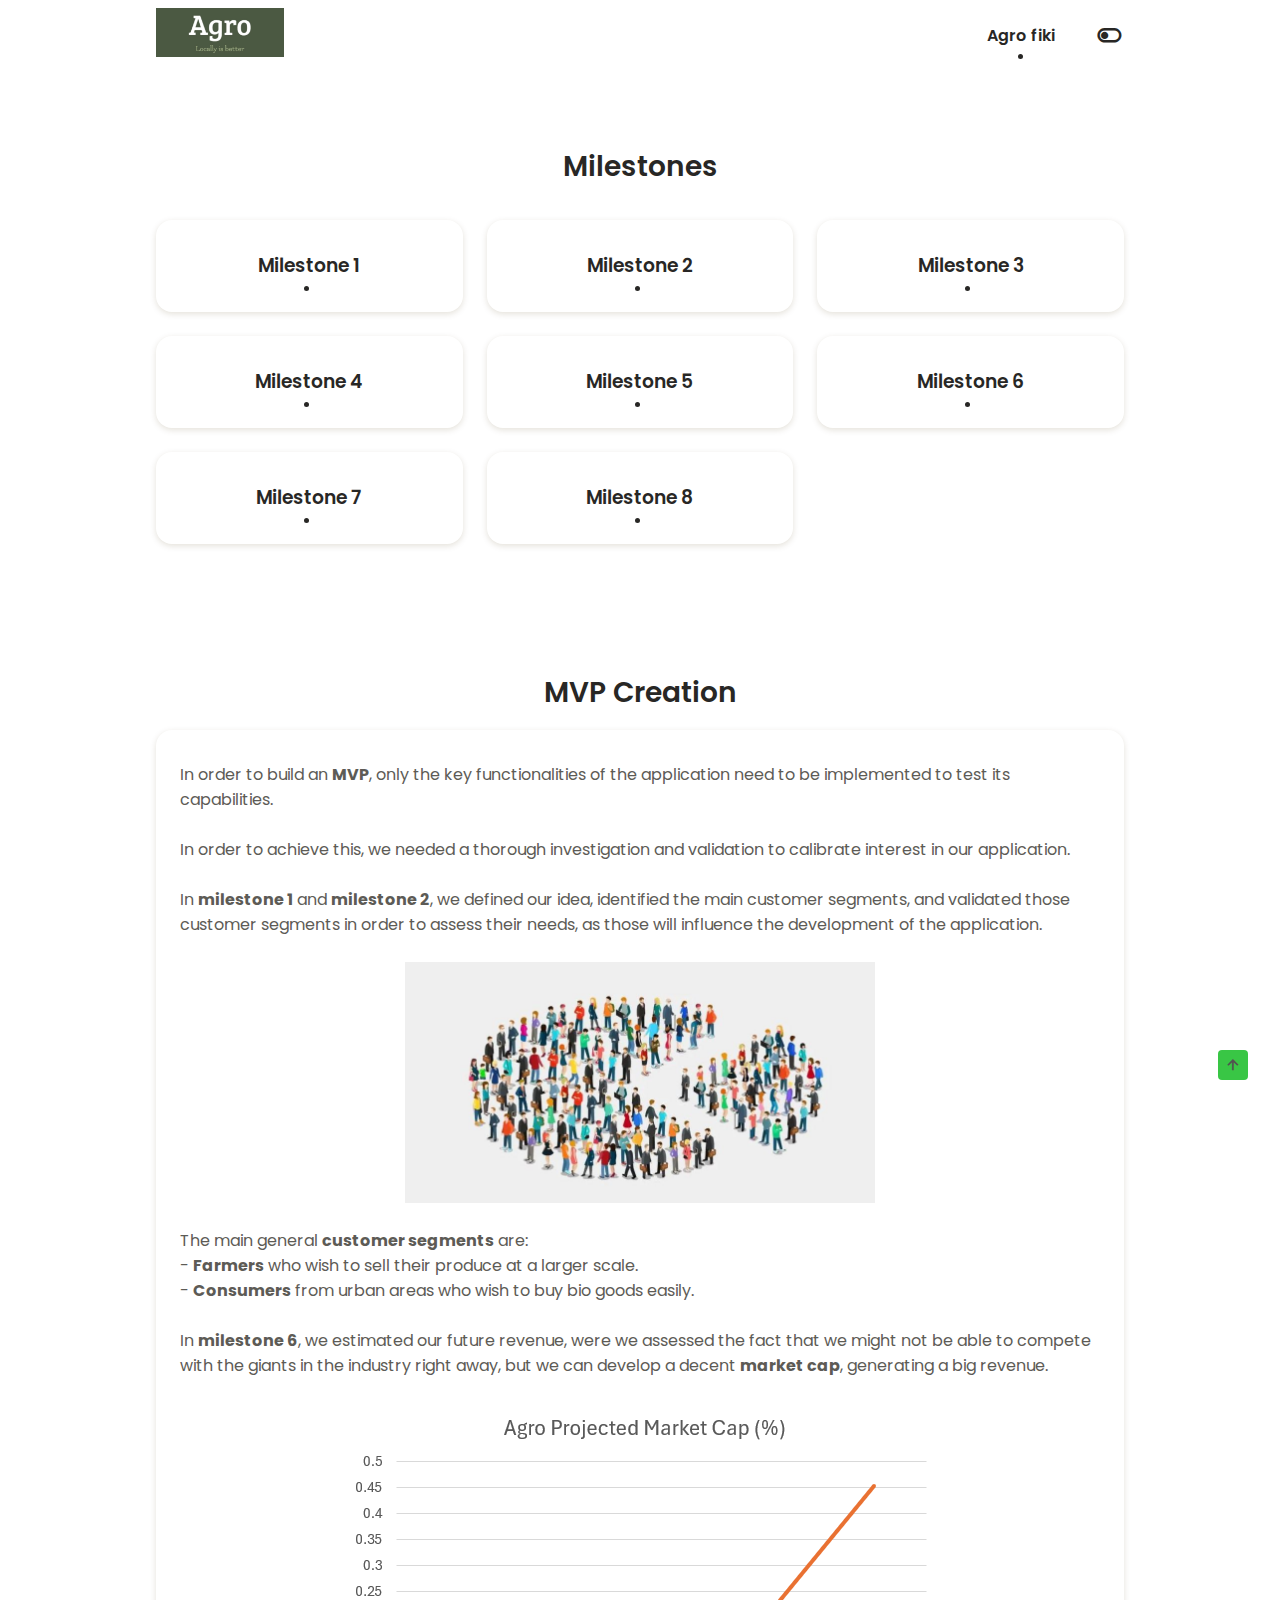
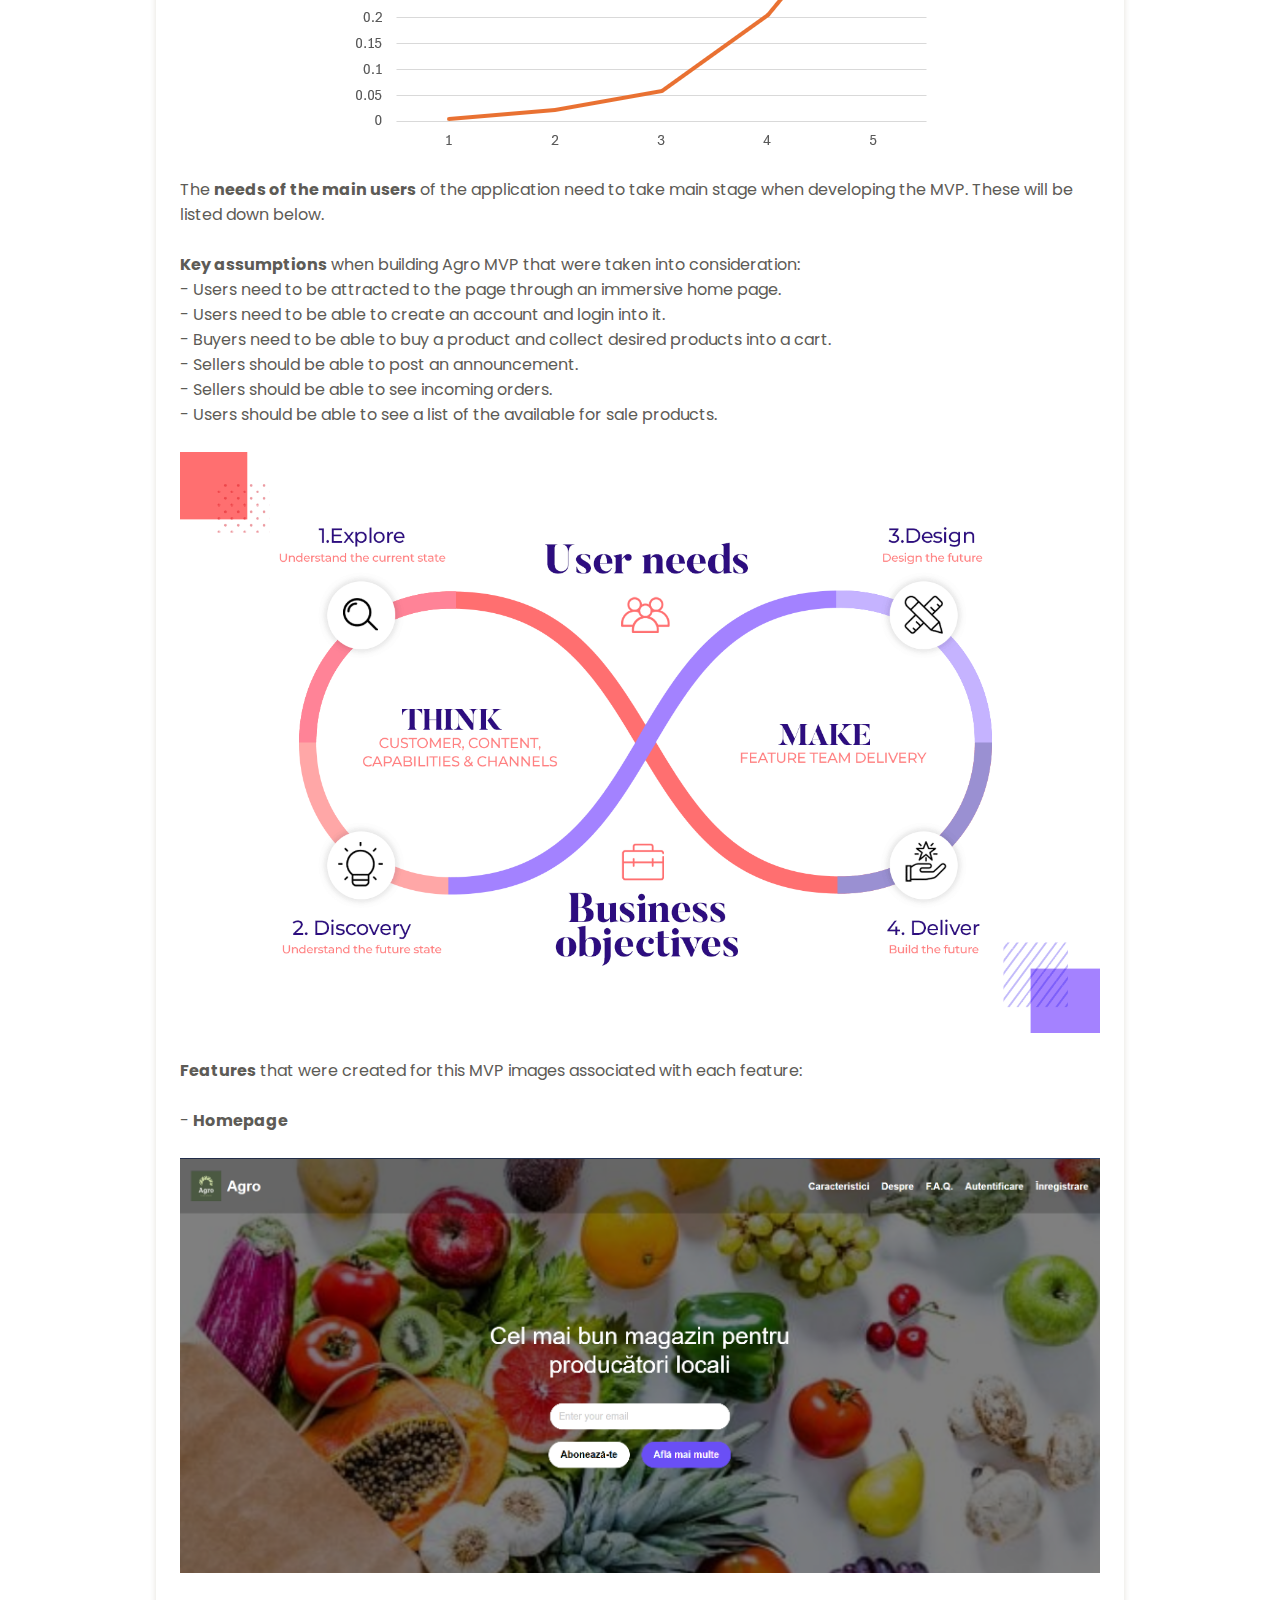
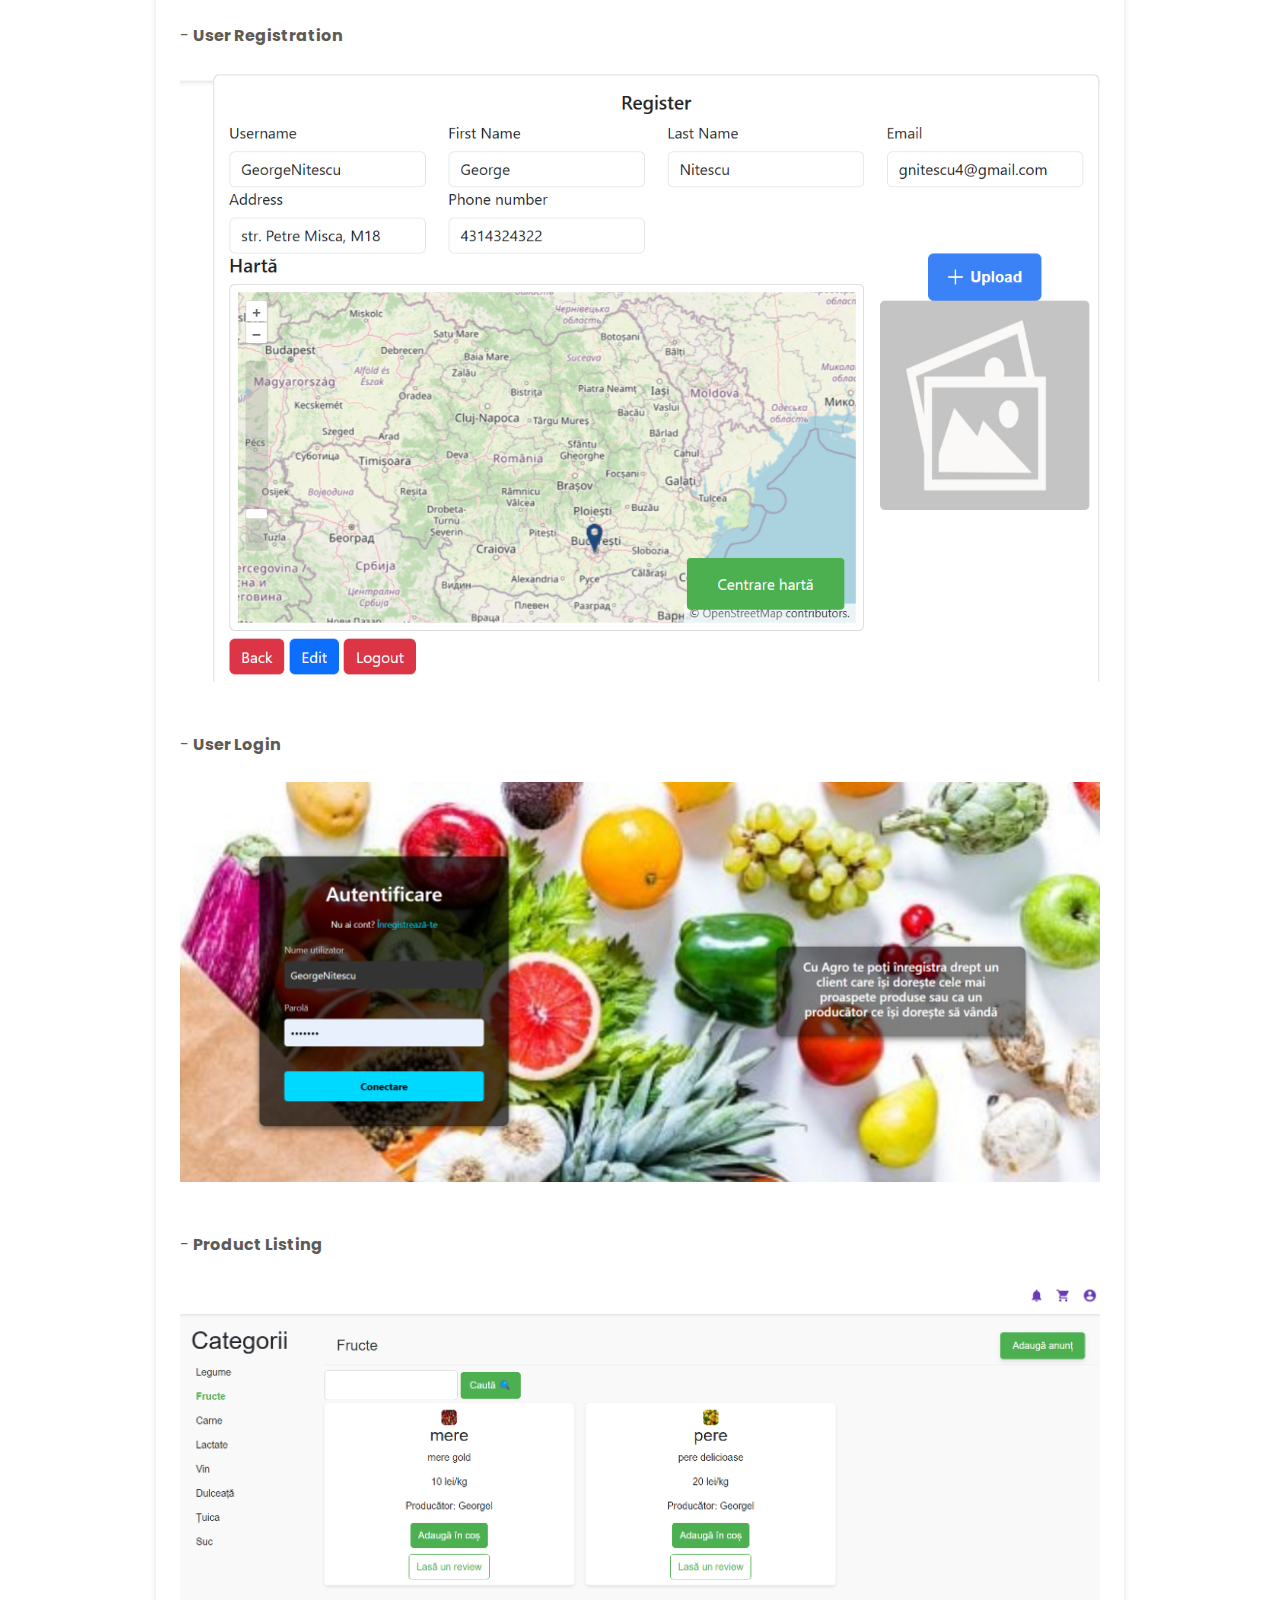
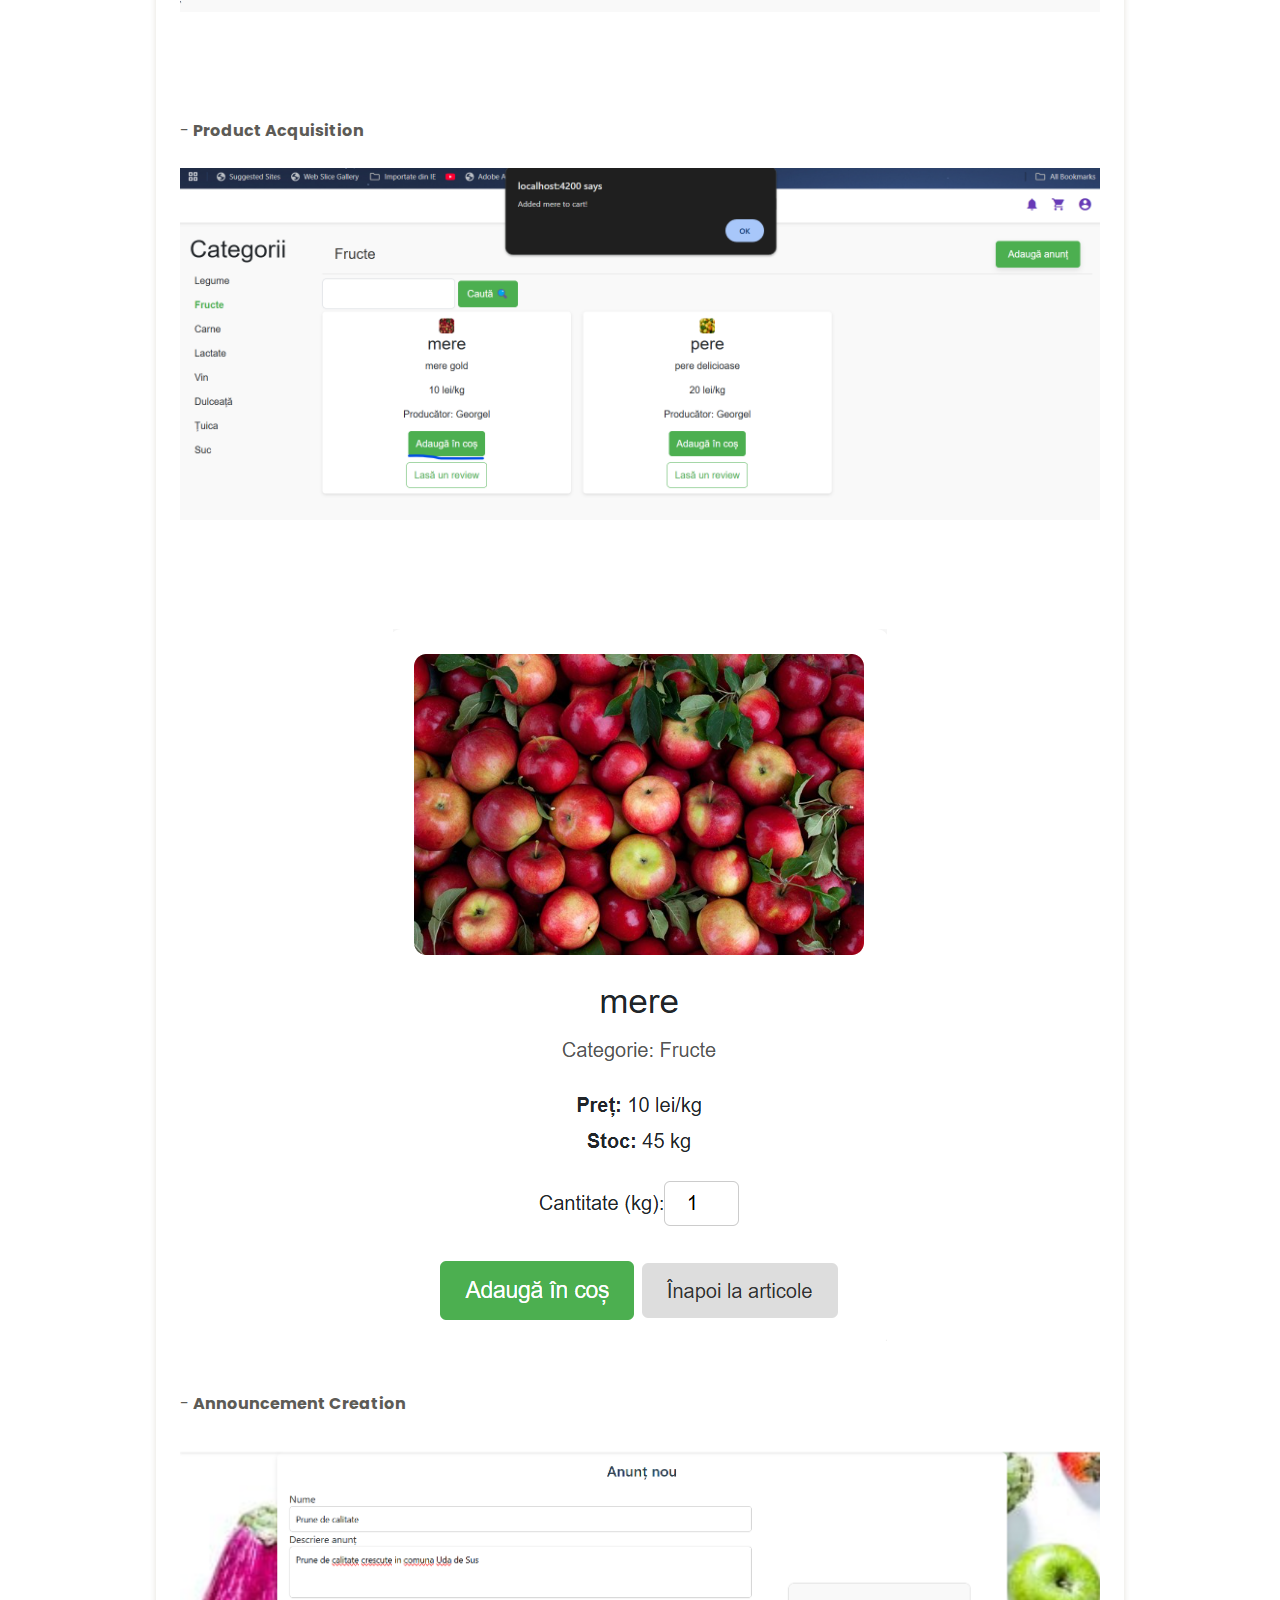
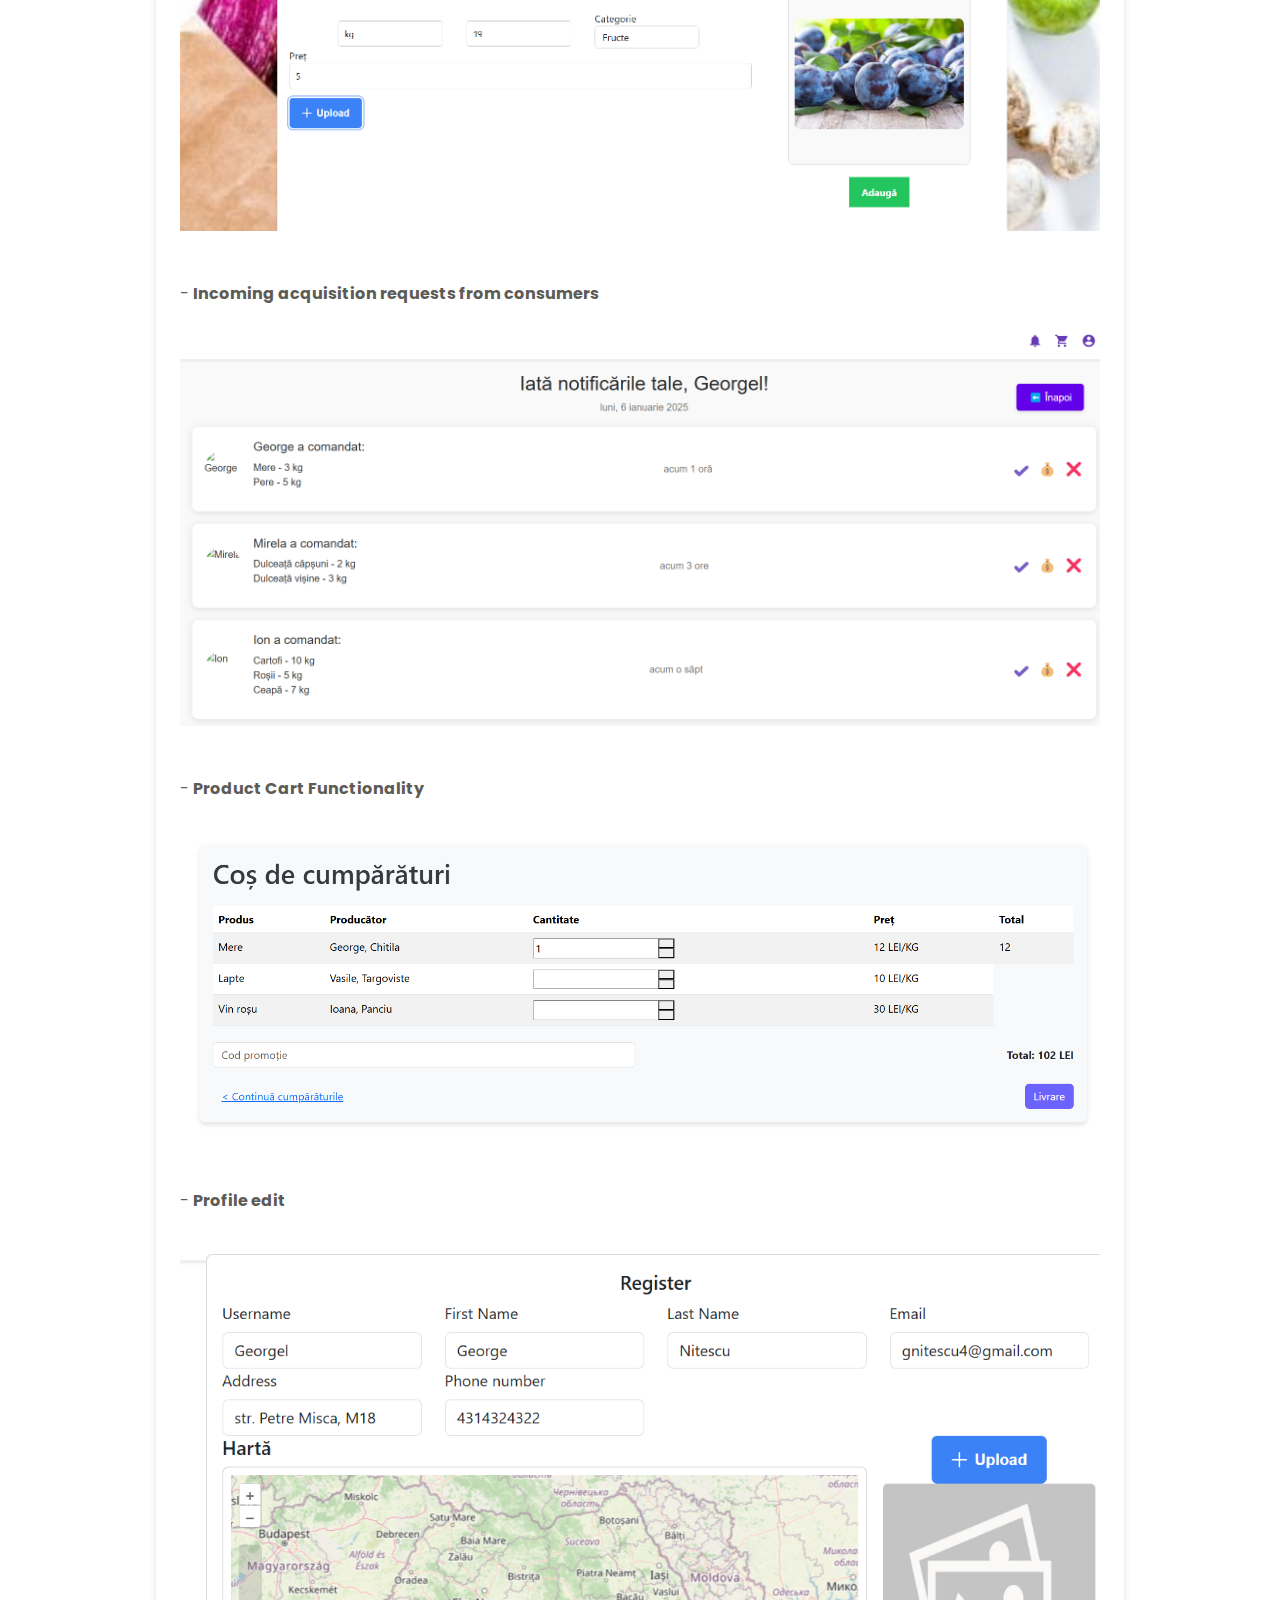
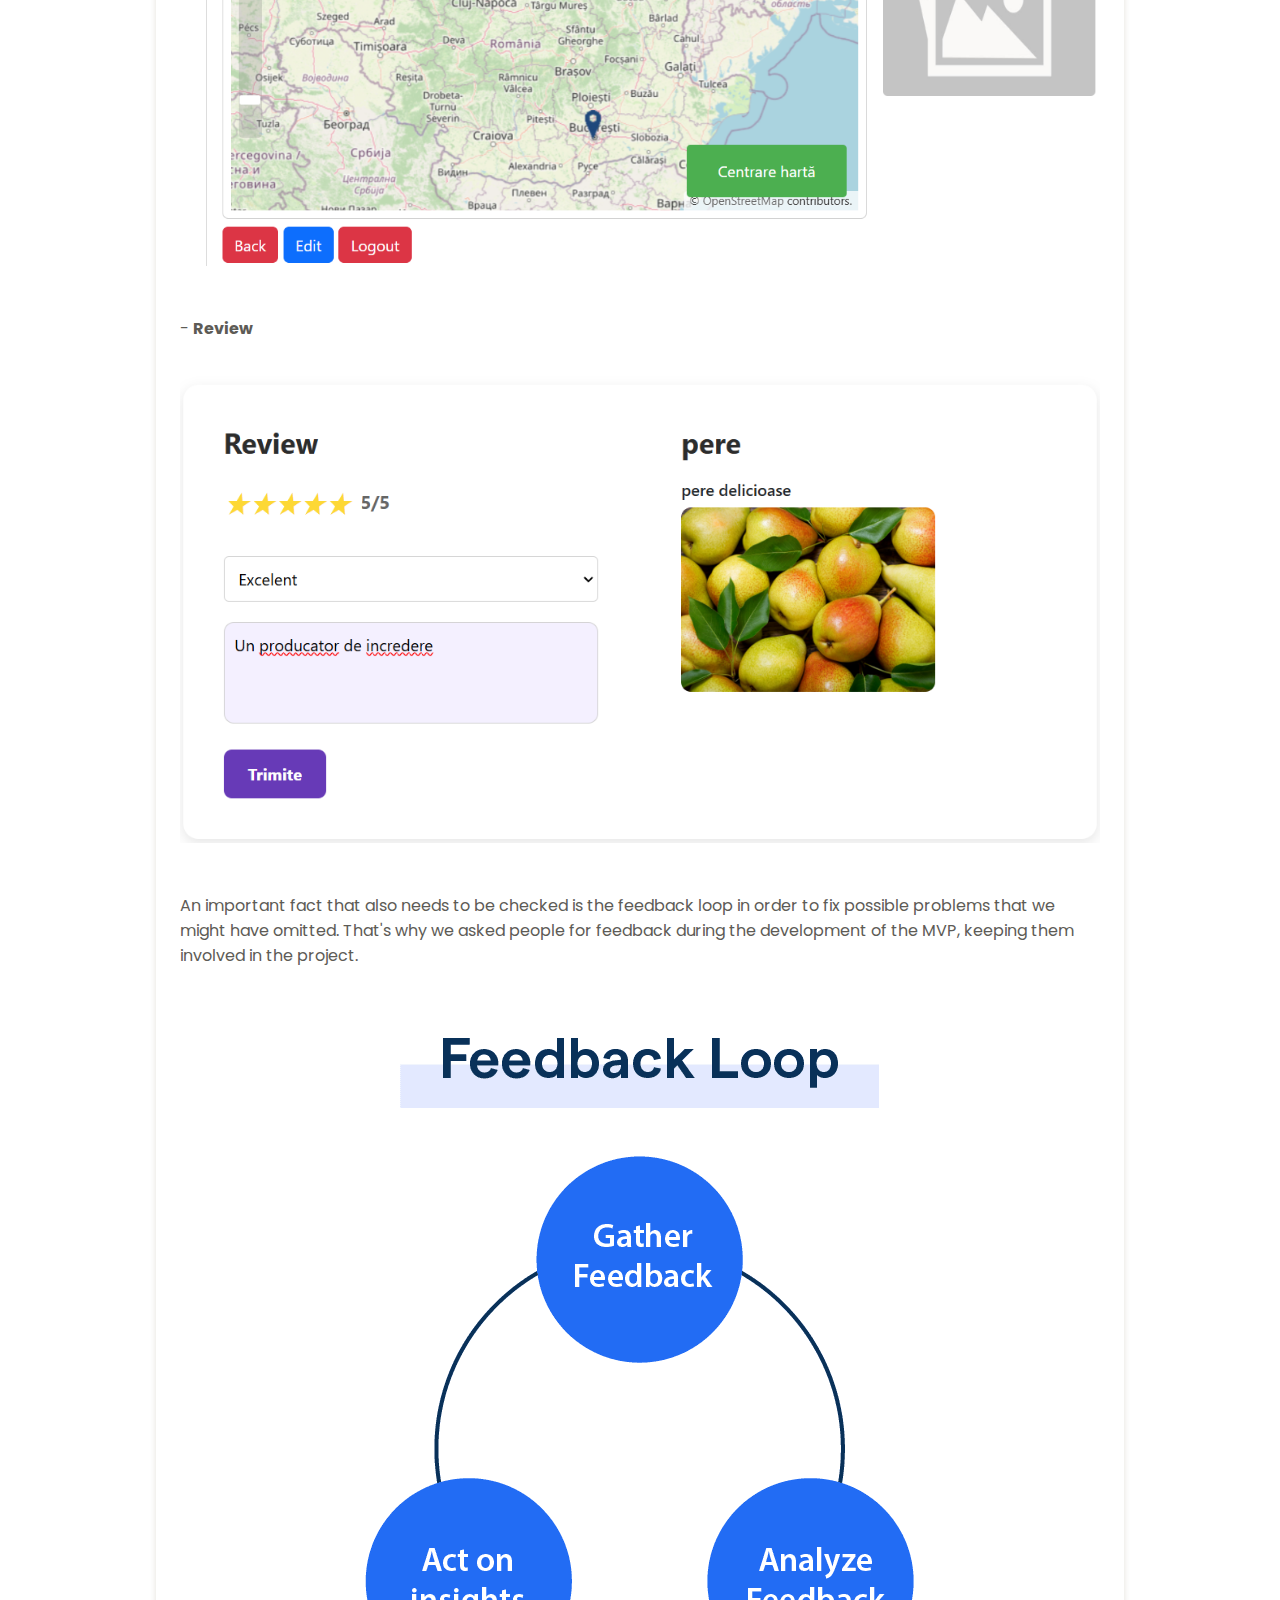
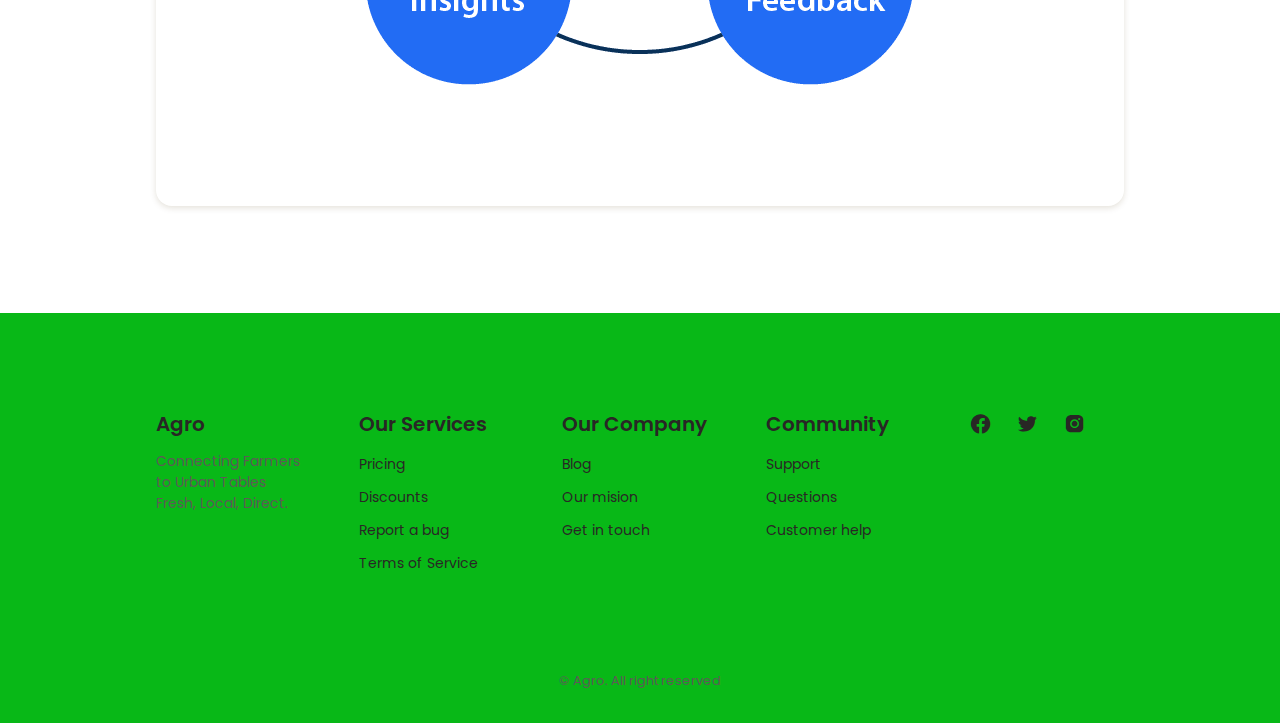
<file: milestone7.html>
<!DOCTYPE html>
<html lang="en">
  <head>
    <meta charset="UTF-8" />
    <meta name="viewport" content="width=device-width, initial-scale=1.0" />

    <!--=============== BOXICONS ===============-->
    <link
      rel="stylesheet"
      href="https://cdn.jsdelivr.net/npm/boxicons@latest/css/boxicons.min.css"
    />

    <!--=============== CSS ===============-->
    <link rel="stylesheet" href="assets/css/styles.css" />

    <title>Agro</title>
  </head>

  <body>
    <header class="header" id="header">
      <nav class="nav container">
        <a href="#" class="nav__logo">
          <img
            src="assets/img/agro.jpg"
            alt=""
            class="nav__logo-img"
            style="width: 10vw"
          />
        </a>

        <div class="nav__menu" id="nav-menu">
          <ul class="nav__list">
            <li class="nav__item">
              <a href="./index.html" class="nav__link active-link">Agro fiki</a>
            </li>
            <i class="bx bx-toggle-left change-theme" id="theme-button"></i>
          </ul>
        </div>

        <div class="nav__toggle" id="nav-toggle">
          <i class="bx bx-grid-alt"></i>
        </div>
      </nav>
    </header>

    <br /><br />

    <section class="services section container" id="milestones">
      <h2 class="section__title">Milestones</h2>
      <div class="services__container grid">
        <div class="services__data">
          <h3 class="services__subtitle">
            <a href="./index.html" class="nav__link active-link">Milestone 1</a>
          </h3>
        </div>

        <div class="services__data">
          <h3 class="services__subtitle">
            <a href="./milestone2.html" class="nav__link active-link"
              >Milestone 2</a
            >
          </h3>
        </div>

        <div class="services__data">
          <h3 class="services__subtitle">
            <a href="./milestone3.html" class="nav__link active-link"
              >Milestone 3</a
            >
          </h3>
        </div>

        <div class="services__data">
          <h3 class="services__subtitle">
            <a href="./milestone4.html" class="nav__link active-link"
              >Milestone 4</a
            >
          </h3>
        </div>

        <div class="services__data">
          <h3 class="services__subtitle">
            <a href="./milestone5.html" class="nav__link active-link"
              >Milestone 5</a
            >
          </h3>
        </div>

        <div class="services__data">
            <h3 class="services__subtitle">
              <a href="./milestone6.html" class="nav__link active-link"
                >Milestone 6</a
              >
            </h3>
          </div>

          <div class="services__data">
            <h3 class="services__subtitle">
              <a href="./milestone7.html" class="nav__link active-link"
                >Milestone 7</a
              >
            </h3>
          </div>

          <div class="services__data">
            <h3 class="services__subtitle">
              <a href="./milestone8.html" class="nav__link active-link"
                >Milestone 8</a
              >
            </h3>
          </div>

      </div>
    </section>

    <section class="services section container" id="process">
      <h2 class="section__title">MVP Creation</h2>
      <div class="grid">
        <div class="services__data">
          <p class="services__description" style="text-align:left;">
            In order to build an <b>MVP</b>, only the key functionalities of the application need to be implemented to test its capabilities.<br><br>
            In order to achieve this, we needed a thorough investigation and validation to calibrate interest in our application.<br><br>
            In <b>milestone 1</b> and <b>milestone 2</b>, we defined our idea, identified the main customer segments, and validated those customer 
            segments in order to assess their needs, as those will influence the development of the application.<br><br>

            <img src="assets/img/asdjpg.JPG" alt="" class="svg__img svg__color" style="display: block; margin: auto;"><br>

            The main general <b>customer segments</b> are:<br>
            -	<b>Farmers</b> who wish to sell their produce at a larger scale.<br>
            -	<b>Consumers</b> from urban areas who wish to buy bio goods easily.<br><br>
            In <b>milestone 6</b>, we estimated our future revenue, were we assessed the fact that we might not be able to compete with the 
            giants in the industry right away, but we can develop a decent <b>market cap</b>, generating a big revenue.<br><br>

            <img src="assets/img/g3.png" alt="Large Image" style="display: block; margin: auto;"><br>

            The <b>needs of the main users</b> of the application need to take main stage when developing the MVP. These will be listed down below.<br><br>
            <b>Key assumptions</b> when building Agro MVP that were taken into consideration:<br>
            -	Users need to be attracted to the page through an immersive home page.<br>
            -   Users need to be able to create an account and login into it.<br>
            -   Buyers need to be able to buy a product and collect desired products into a cart.<br>
            -   Sellers should be able to post an announcement.<br>
            -   Sellers should be able to see incoming orders.<br>
            -   Users should be able to see a list of the available for sale products.<br><br>

            <img src="assets/img/user-needs-business-objectives-loop.png" alt="Large Image" style="display: block; margin: auto;"><br>

            <b>Features</b> that were created for this MVP images associated with each feature:<br><br>
            -	<b>Homepage</b><br><br>

            <img src="assets/img/homepage.png" alt="Large Image" style="display: block; margin: auto;"><br><br>

            -	<b>User Registration</b><br><br>

            <img src="assets/img/userreg.png" alt="Large Image" style="display: block; margin: auto;"><br><br>

            -	<b>User Login</b><br><br>

            <img src="assets/img/userlogin.png" alt="Large Image" style="display: block; margin: auto;"><br><br>

            -	<b>Product Listing</b><br><br>

            <img src="assets/img/prodlist.png" alt="Large Image" style="display: block; margin: auto;"><br><br>

            -	<b>Product Acquisition</b><br><br>

            <img src="assets/img/pa.png" alt="Large Image" style="display: block; margin: auto;"><br><br>
            <img src="assets/img/pa2.png" alt="Large Image" style="display: block; margin: auto;"><br><br>

            -	<b>Announcement Creation</b><br><br>

            <img src="assets/img/ac.png" alt="Large Image" style="display: block; margin: auto;"><br><br>

            -	<b>Incoming acquisition requests from consumers</b><br><br>

            <img src="assets/img/ia.png" alt="Large Image" style="display: block; margin: auto;"><br><br>

            -	<b>Product Cart Functionality</b><br><br>

            <img src="assets/img/pcf.png" alt="Large Image" style="display: block; margin: auto;"><br><br>

            -   <b>Profile edit</b><br><br>

            <img src="assets/img/ped.png" alt="Large Image" style="display: block; margin: auto;"><br><br>

            -   <b>Review</b><br><br>

            <img src="assets/img/r.png" alt="Large Image" style="display: block; margin: auto;"><br><br>

            An important fact that also needs to be checked is the feedback loop in order to fix possible problems that we might have 
            omitted. That's why we asked people for feedback during the development of the MVP, keeping them involved in the project.<br><br>

            <img src="assets/img/Feedback_Loop_60dcf71d12.png" alt="Large Image" style="display: block; margin: auto;">

          </p>

        </div>
      </div>
    </section>

    <br />
    <br />
    <br />

    <!--=============== FOOTER ===============-->
    <footer class="footer section">
      <div class="footer__container container grid">
        <div class="footer__content">
          <a href="#" class="footer__logo">Agro</a>
          <p class="footer__description">
            Connecting Farmers to Urban Tables <br />
            Fresh, Local, Direct.
          </p>
        </div>

        <div class="footer__content">
          <h3 class="footer__title">Our Services</h3>
          <ul class="footer__links">
            <li><a href="#" class="footer__link">Pricing </a></li>
            <li><a href="#" class="footer__link">Discounts</a></li>
            <li><a href="#" class="footer__link">Report a bug</a></li>
            <li><a href="#" class="footer__link">Terms of Service</a></li>
          </ul>
        </div>

        <div class="footer__content">
          <h3 class="footer__title">Our Company</h3>
          <ul class="footer__links">
            <li><a href="#" class="footer__link">Blog</a></li>
            <li><a href="#" class="footer__link">Our mision</a></li>
            <li><a href="#" class="footer__link">Get in touch</a></li>
          </ul>
        </div>

        <div class="footer__content">
          <h3 class="footer__title">Community</h3>
          <ul class="footer__links">
            <li><a href="#" class="footer__link">Support</a></li>
            <li><a href="#" class="footer__link">Questions</a></li>
            <li><a href="#" class="footer__link">Customer help</a></li>
          </ul>
        </div>

        <div class="footer__social">
          <a href="#" class="footer__social-link"
            ><i class="bx bxl-facebook-circle"></i
          ></a>
          <a href="#" class="footer__social-link"
            ><i class="bx bxl-twitter"></i
          ></a>
          <a href="#" class="footer__social-link"
            ><i class="bx bxl-instagram-alt"></i
          ></a>
        </div>
      </div>

      <p class="footer__copy">&#169; Agro. All right reserved</p>
    </footer>

    <!--=============== SCROLL UP ===============-->
    <a href="#" class="scrollup" id="scroll-up">
      <i class="bx bx-up-arrow-alt scrollup__icon"></i>
    </a>

    <!--=============== MAIN JS ===============-->
    <script src="assets/js/main.js"></script>
  </body>
</html>
</file>
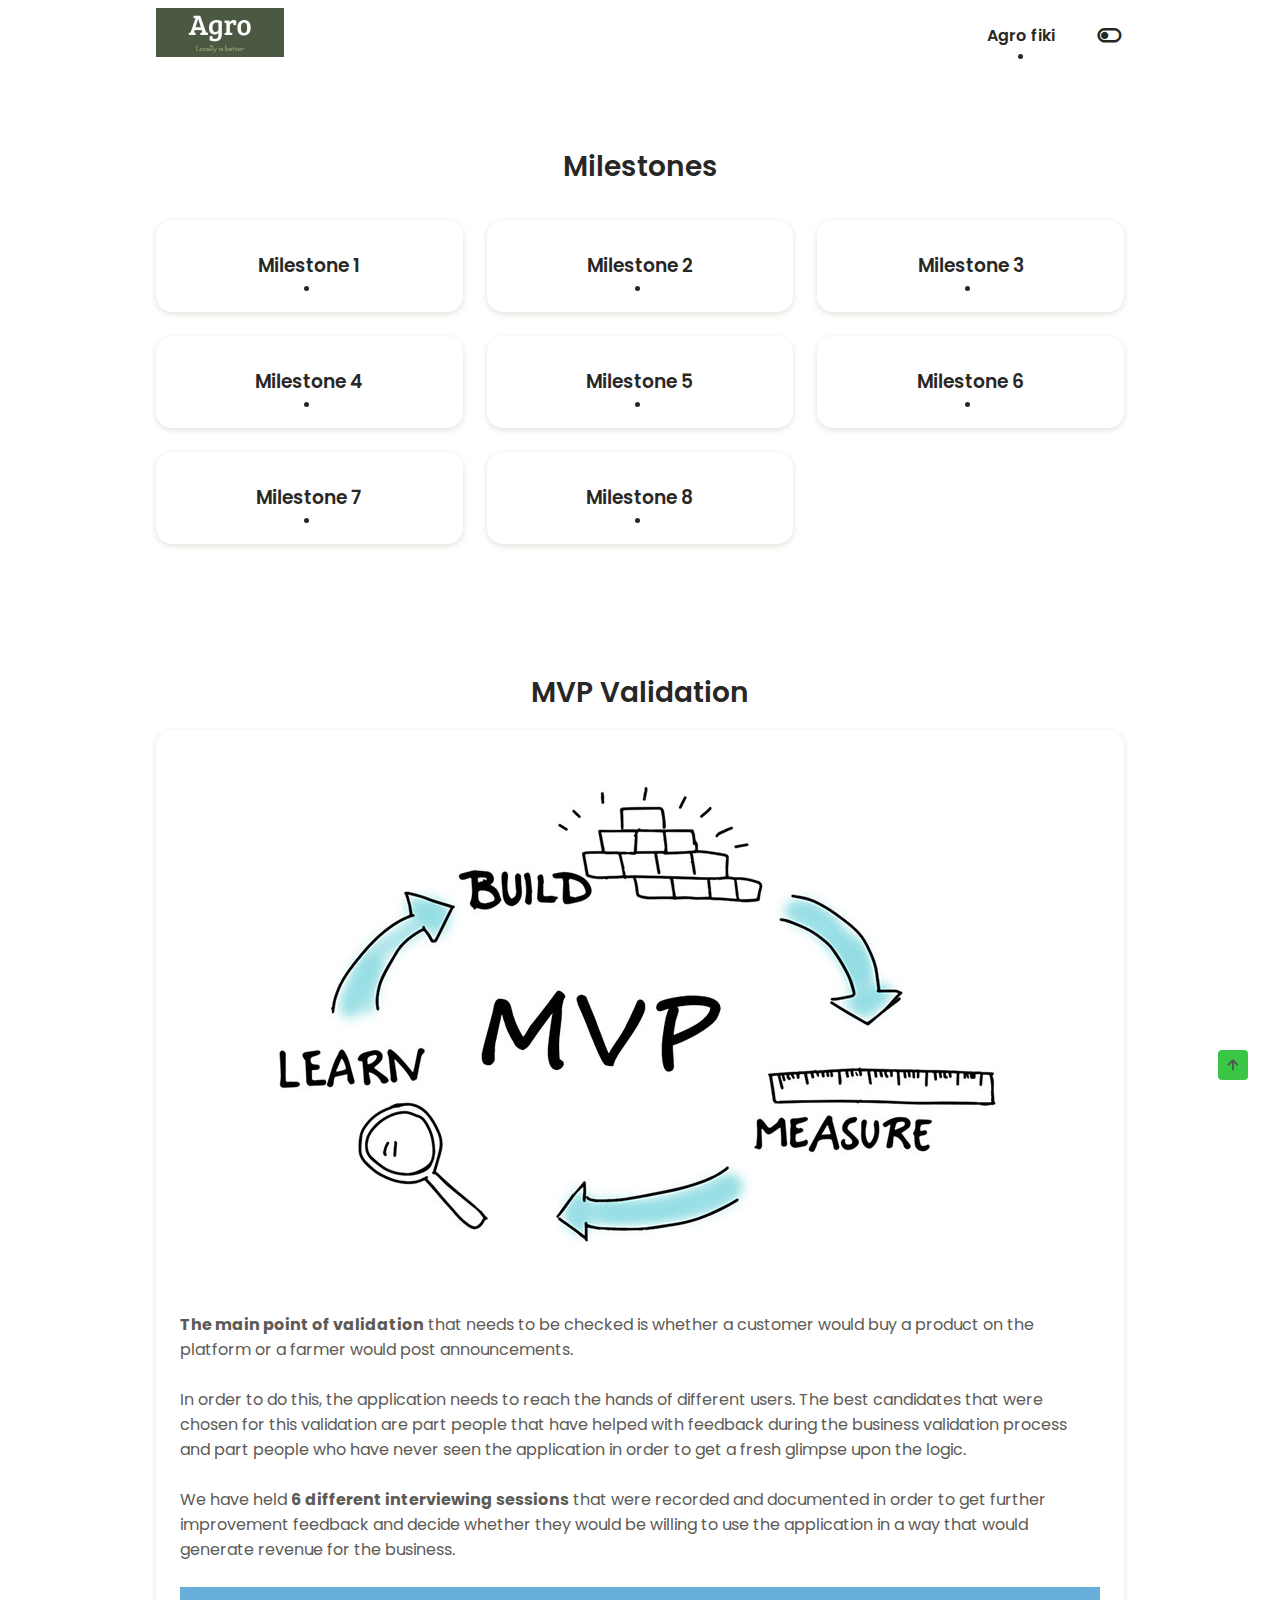
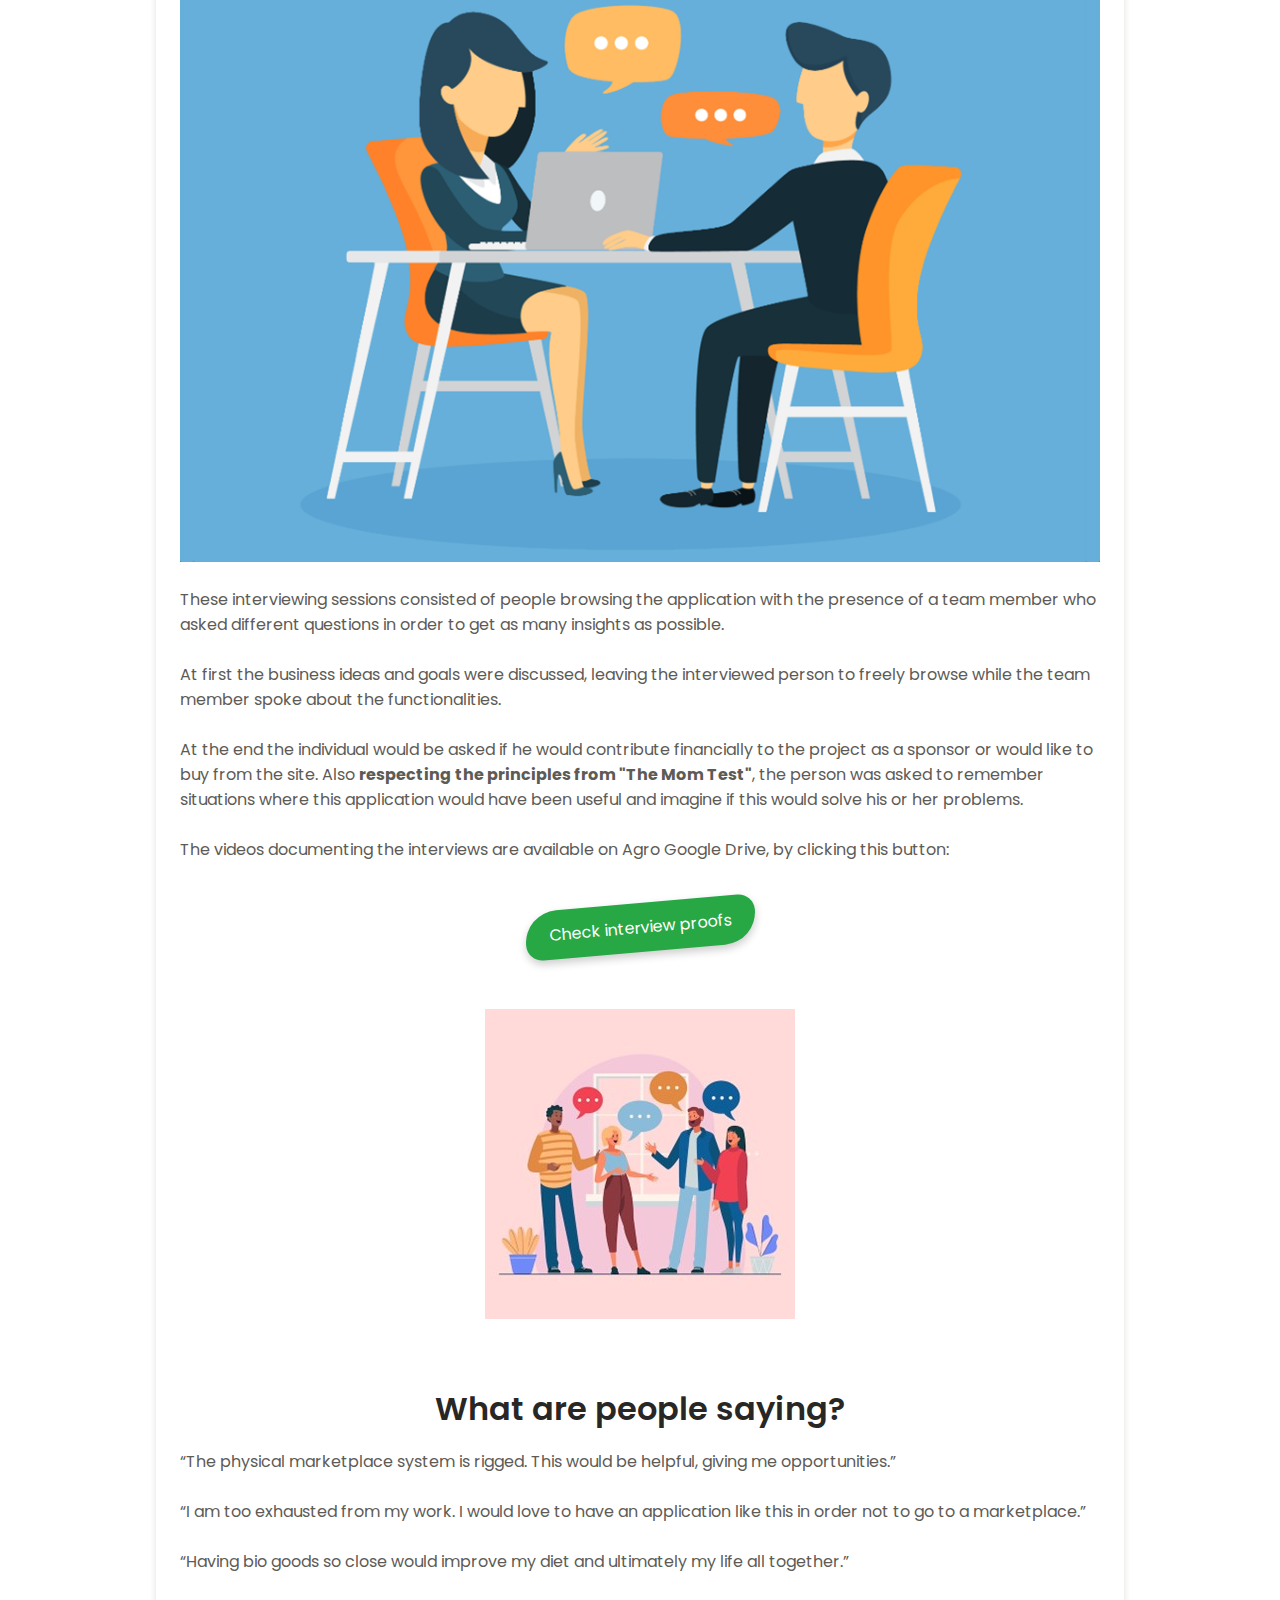
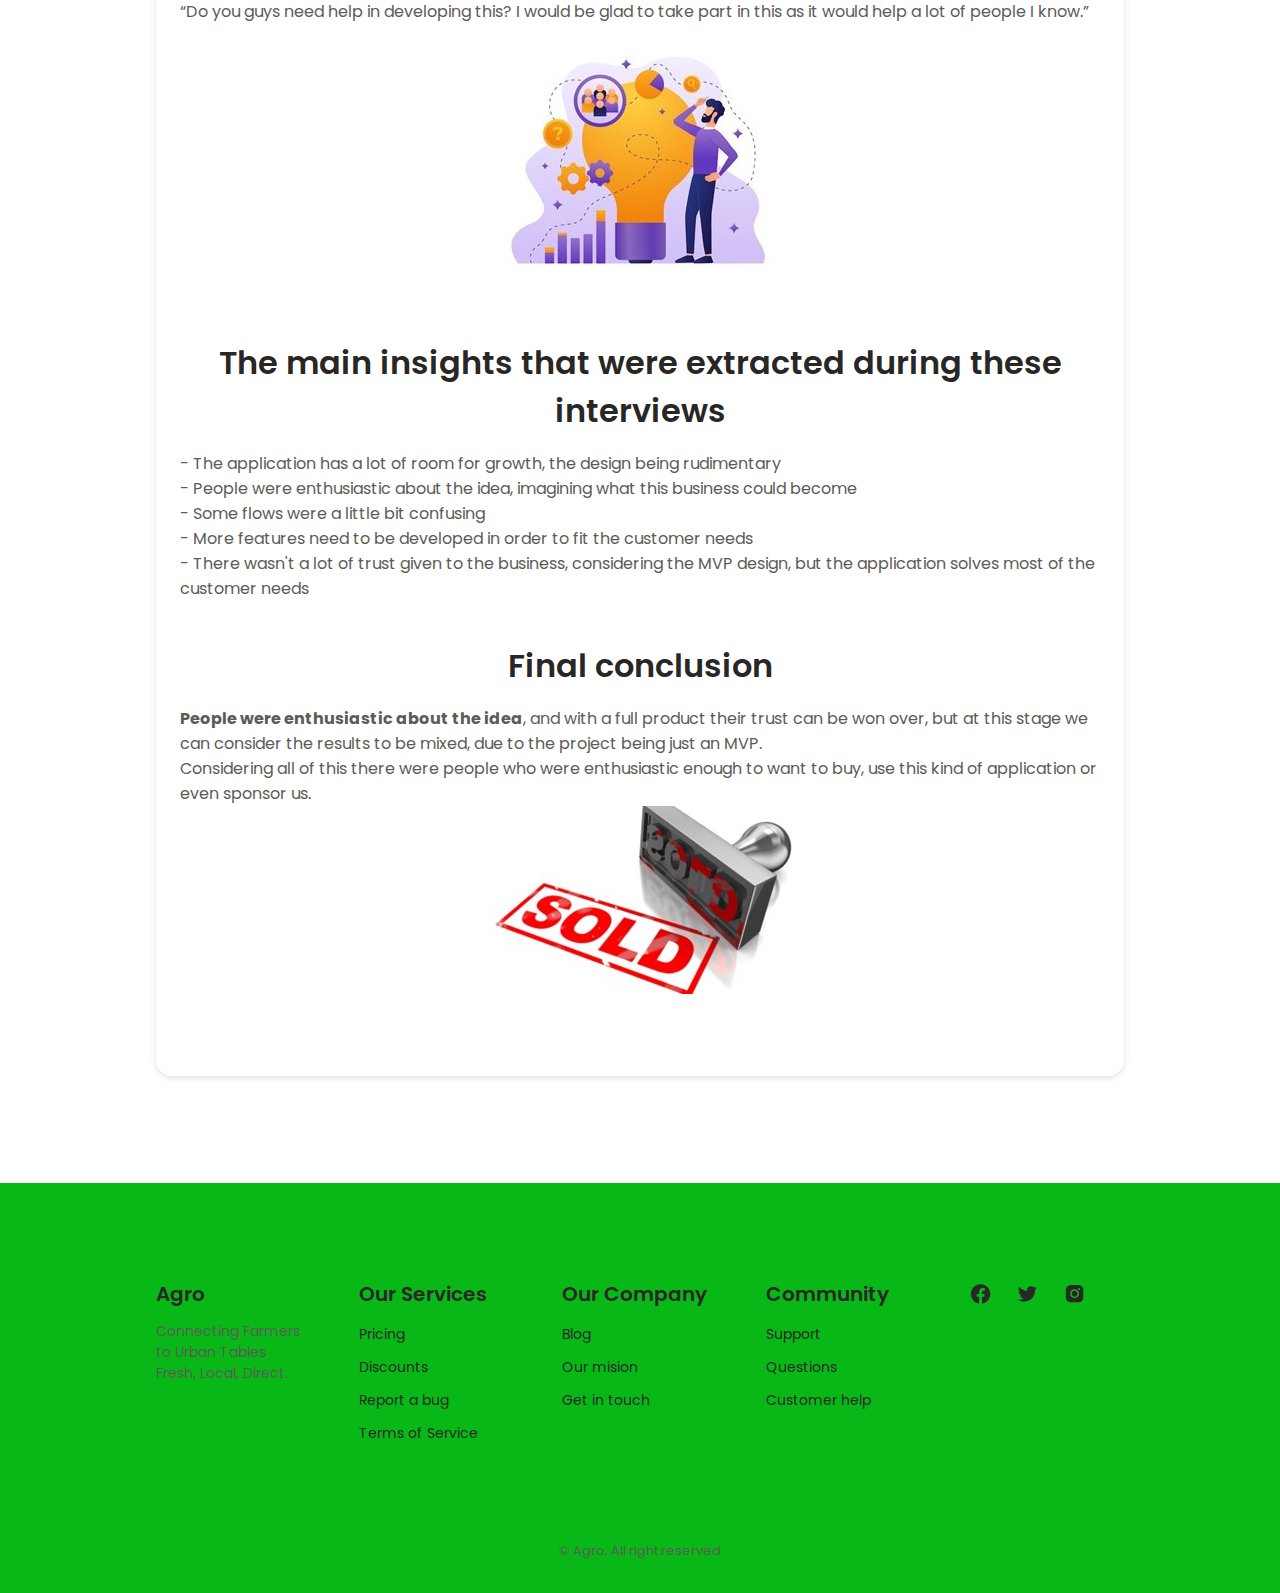
<file: milestone8.html>
<!DOCTYPE html>
<html lang="en">
  <head>
    <meta charset="UTF-8" />
    <meta name="viewport" content="width=device-width, initial-scale=1.0" />

    <!--=============== BOXICONS ===============-->
    <link
      rel="stylesheet"
      href="https://cdn.jsdelivr.net/npm/boxicons@latest/css/boxicons.min.css"
    />

    <!--=============== CSS ===============-->
    <link rel="stylesheet" href="assets/css/styles.css" />

    <title>Agro</title>
  </head>

  <body>
    <header class="header" id="header">
      <nav class="nav container">
        <a href="#" class="nav__logo">
          <img
            src="assets/img/agro.jpg"
            alt=""
            class="nav__logo-img"
            style="width: 10vw"
          />
        </a>

        <div class="nav__menu" id="nav-menu">
          <ul class="nav__list">
            <li class="nav__item">
              <a href="./index.html" class="nav__link active-link">Agro fiki</a>
            </li>
            <i class="bx bx-toggle-left change-theme" id="theme-button"></i>
          </ul>
        </div>

        <div class="nav__toggle" id="nav-toggle">
          <i class="bx bx-grid-alt"></i>
        </div>
      </nav>
    </header>

    <br /><br />

    <section class="services section container" id="milestones">
      <h2 class="section__title">Milestones</h2>
      <div class="services__container grid">
        <div class="services__data">
          <h3 class="services__subtitle">
            <a href="./index.html" class="nav__link active-link">Milestone 1</a>
          </h3>
        </div>

        <div class="services__data">
          <h3 class="services__subtitle">
            <a href="./milestone2.html" class="nav__link active-link"
              >Milestone 2</a
            >
          </h3>
        </div>

        <div class="services__data">
          <h3 class="services__subtitle">
            <a href="./milestone3.html" class="nav__link active-link"
              >Milestone 3</a
            >
          </h3>
        </div>

        <div class="services__data">
          <h3 class="services__subtitle">
            <a href="./milestone4.html" class="nav__link active-link"
              >Milestone 4</a
            >
          </h3>
        </div>

        <div class="services__data">
          <h3 class="services__subtitle">
            <a href="./milestone5.html" class="nav__link active-link"
              >Milestone 5</a
            >
          </h3>
        </div>

        <div class="services__data">
            <h3 class="services__subtitle">
              <a href="./milestone6.html" class="nav__link active-link"
                >Milestone 6</a
              >
            </h3>
          </div>

          <div class="services__data">
            <h3 class="services__subtitle">
              <a href="./milestone7.html" class="nav__link active-link"
                >Milestone 7</a
              >
            </h3>
          </div>

          <div class="services__data">
            <h3 class="services__subtitle">
              <a href="./milestone8.html" class="nav__link active-link"
                >Milestone 8</a
              >
            </h3>
          </div>

      </div>
    </section>

    <section class="services section container" id="process">
      <h2 class="section__title">MVP Validation</h2>
      <div class="grid">
        <div class="services__data">
          <p class="services__description" style="text-align:left;">

            <img src="assets/img/Mvp.png" alt="Large Image" style="display: block; margin: auto;"><br><br>

            <b>The main point of validation</b> that needs to be checked is whether a customer would buy a product on the platform or a farmer would post announcements.<br><br>
            In order to do this, the application needs to reach the hands of different users. The best candidates that were chosen for this validation are 
            part people that have helped with feedback during the business validation process and part people who have never seen the application in order 
            to get a fresh glimpse upon the logic.<br><br>
            We have held <b>6 different interviewing sessions</b> that were recorded and documented in order to get further improvement feedback and decide whether 
            they would be willing to use the application in a way that would generate revenue for the business.<br><br>

            <img src="assets/img/img1.png" alt="Large Image" style="display: block; margin: auto;"><br>

            These interviewing sessions consisted of people browsing the application with the presence of a team member who asked different questions in 
            order to get as many insights as possible.<br><br>
            At first the business ideas and goals were discussed, leaving the interviewed person to freely browse while the team member spoke about the functionalities.<br><br>
            At the end the individual would be asked if he would contribute financially to the project as a sponsor or would like to buy from the site. 
            Also <b>respecting the principles from "The Mom Test"</b>, the person was asked to remember situations where this application would have been useful 
            and imagine if this would solve his or her problems.<br><br>
            The videos documenting the interviews are available on Agro Google Drive, by clicking this button:<br><br></p>

            <div>
                <a
                  href="https://drive.google.com/drive/folders/1dS_C16lEZJWIcYLtdYKDO6c-AA3veIUF?usp=sharing"
                  target="_blank"
                  class="button_leaf"
                  style="
                    background-color: #28a745;
                    color: white;
                    padding: 12px 24px;
                    text-decoration: none;
                    border-radius: 50px 25px 50px 25px;
                    transform: rotate(-5deg);
                    box-shadow: 0px 4px 8px rgba(0, 0, 0, 0.2);
                    transition: background-color 0.3s, transform 0.3s;
                  "
                  onmouseover="this.style.backgroundColor='#218838'; this.style.transform='rotate(-3deg) scale(1.05)';"
                  onmouseout="this.style.backgroundColor='#28a745'; this.style.transform='rotate(-5deg) scale(1)';"
                >
                  Check interview proofs
                </a>
            </div><br>

            <p class="services__description" style="text-align:left;">

            <img src="assets/img/img2.jpg" alt="Large Image" style="display: block; margin: auto;"><br><br></p>

            <h1>What are people saying?</h1>
            <p class="services__description" style="text-align:left;">
            “The physical marketplace system is rigged. This would be helpful, giving me opportunities.”<br><br>
            “I am too exhausted from my work. I would love to have an application like this in order not to go to a marketplace.”<br><br>
            “Having bio goods so close would improve my diet and ultimately my life all together.”<br><br>
            “Do you guys need help in developing this? I would be glad to take part in this as it would help a lot of people I know.”<br><br>

            <img src="assets/img/img3.jpg" alt="Large Image" style="display: block; margin: auto;"><br><br></p>

            <h1>The main insights that were extracted during these interviews</h1>
            <p class="services__description" style="text-align:left;">
            -   The application has a lot of room for growth, the design being rudimentary<br>
            -   People were enthusiastic about the idea, imagining what this business could become<br>
            -   Some flows were a little bit confusing<br>
            -   More features need to be developed in order to fit the customer needs<br>
            -   There wasn't a lot of trust given to the business, considering the MVP design, but the application solves most of the customer needs<br><br></p>
            <h1>Final conclusion</h1>
            <p class="services__description" style="text-align:left;">
              <b>People were enthusiastic about the idea</b>, and with a full product their trust can be won over, but at this stage we can consider the results to be
              mixed, due to the project being just an MVP.<br>
              Considering all of this there were people who were enthusiastic enough to want to buy, use this kind of application or even sponsor us.<br>

              <img src="assets/img/img4.jpg" alt="Large Image" style="display: block; margin: auto;"><br><br>

          </p>

        </div>
      </div>
    </section>

    <br />
    <br />
    <br />

    <!--=============== FOOTER ===============-->
    <footer class="footer section">
      <div class="footer__container container grid">
        <div class="footer__content">
          <a href="#" class="footer__logo">Agro</a>
          <p class="footer__description">
            Connecting Farmers to Urban Tables <br />
            Fresh, Local, Direct.
          </p>
        </div>

        <div class="footer__content">
          <h3 class="footer__title">Our Services</h3>
          <ul class="footer__links">
            <li><a href="#" class="footer__link">Pricing </a></li>
            <li><a href="#" class="footer__link">Discounts</a></li>
            <li><a href="#" class="footer__link">Report a bug</a></li>
            <li><a href="#" class="footer__link">Terms of Service</a></li>
          </ul>
        </div>

        <div class="footer__content">
          <h3 class="footer__title">Our Company</h3>
          <ul class="footer__links">
            <li><a href="#" class="footer__link">Blog</a></li>
            <li><a href="#" class="footer__link">Our mision</a></li>
            <li><a href="#" class="footer__link">Get in touch</a></li>
          </ul>
        </div>

        <div class="footer__content">
          <h3 class="footer__title">Community</h3>
          <ul class="footer__links">
            <li><a href="#" class="footer__link">Support</a></li>
            <li><a href="#" class="footer__link">Questions</a></li>
            <li><a href="#" class="footer__link">Customer help</a></li>
          </ul>
        </div>

        <div class="footer__social">
          <a href="#" class="footer__social-link"
            ><i class="bx bxl-facebook-circle"></i
          ></a>
          <a href="#" class="footer__social-link"
            ><i class="bx bxl-twitter"></i
          ></a>
          <a href="#" class="footer__social-link"
            ><i class="bx bxl-instagram-alt"></i
          ></a>
        </div>
      </div>

      <p class="footer__copy">&#169; Agro. All right reserved</p>
    </footer>

    <!--=============== SCROLL UP ===============-->
    <a href="#" class="scrollup" id="scroll-up">
      <i class="bx bx-up-arrow-alt scrollup__icon"></i>
    </a>

    <!--=============== MAIN JS ===============-->
    <script src="assets/js/main.js"></script>
  </body>
</html>
</file>
<file: assets/css/styles.css>
/*=============== GOOGLE FONTS ===============*/
@import url("https://fonts.googleapis.com/css2?family=Poppins:wght@400;600;700&display=swap");
/*=============== VARIABLES CSS ===============*/
:root {
  --header-height: 3rem;
  /*========== Colors ==========*/
  --hue: 45;
  --sat: 98%;
  --first-color: #08b817;
  --first-color-light: hsl(var(--hue), var(--sat), 90%);
  --first-color-lighten: #08b817;
  --first-color-alt: rgb(165, 165, 216);
  --title-color: hsl(var(--hue), 4%, 15%);
  --text-color: hsl(var(--hue), 4%, 35%);
  --text-color-light: hsl(var(--hue), 4%, 65%);
  --body-color: hsl(var(--hue), 0%, 100%);
  --container-color: #FFF;
  --scroll-bar-color: hsl(var(--hue), 4%, 85%);
  --scroll-thumb-color: hsl(var(--hue), 4%, 75%);

  --container-cDiscovery-color: rgb(191, 235, 191);
  --container-pDiscovery-color: rgb(188, 193, 235);
  /*========== Font and typography ==========*/
  --body-font: 'Poppins', sans-serif;
  --biggest-font-size: 2rem;
  --h2-font-size: 1.25rem;
  --h3-font-size: 1.125rem;
  --normal-font-size: .938rem;
  --small-font-size: .813rem;
  --smaller-font-size: .75rem;
  /*========== Font weight ==========*/
  --font-semi-bold: 600;
  --font-bold: 700;
  /*========== Margenes ==========*/
  --mb-0-5: .5rem;
  --mb-0-75: .75rem;
  --mb-1: 1rem;
  --mb-1-5: 1.5rem;
  --mb-2: 2rem;
  /*========== z index ==========*/
  --z-tooltip: 10;
  --z-fixed: 100;
}

@media screen and (min-width: 968px) {
  :root {
    --biggest-font-size: 3rem;
    --h2-font-size: 1.75rem;
    --h3-font-size: 1.25rem;
    --normal-font-size: 1rem;
    --small-font-size: .875rem;
    --smaller-font-size: .813rem;
  }
}

/*=============== BASE ===============*/
*, ::before, ::after {
  box-sizing: border-box;
  padding: 0;
  margin: 0;
}

html {
  scroll-behavior: smooth;
}

body {
  margin: var(--header-height) 0 0 0;
  font-family: var(--body-font);
  font-size: var(--normal-font-size);
  background-color: var(--body-color);
  color: var(--text-color);
  transition: .5s;
}

h1, h2, h3 {
  font-weight: var(--font-semi-bold);
  color: var(--title-color);
  line-height: 1.5;
}

ul {
  list-style: none;
}

a {
  text-decoration: none;
}

img {
  max-width: 100%;
  height: auto;
}

/*=============== THEME ===============*/
/*========== Variables Dark theme ==========*/
body.dark-theme {
  --first-color-light: hsl(var(--hue), var(--sat), 75%);
  --title-color: hsl(var(--hue), 4%, 95%);
  --text-color: hsl(var(--hue), 4%, 80%);
  --body-color: hsl(var(--hue), 8%, 13%);
  --container-color: hsl(var(--hue), 8%, 16%);
  --scroll-bar-color: hsl(var(--hue), 4%, 32%);
  --scroll-thumb-color: hsl(var(--hue), 4%, 24%);

  --container-cDiscovery-color: #0e8a0a;
  --container-pDiscovery-color: rgb(23, 23, 161);
}

/*========== Button Dark/Light ==========*/
.change-theme {
  position: absolute;
  right: 1.5rem;
  top: 2.2rem;
  color: var(--title-color);
  font-size: 1.8rem;
  cursor: pointer;
}

.dark-theme .footer {
  background-color: var(--container-color);
}

.dark-theme .container-cDiscovery {
  background-color: var(--container-cDiscovery-color);
}
.dark-theme .container-pDiscovery {
  background-color: var(--container-pDiscovery-color);
}

/*=============== REUSABLE CSS CLASSES ===============*/
.section {
  padding: 4.5rem 0 1rem;
}

.section__title, .section__title-center {
  font-size: var(--h2-font-size);
  color: var(--title-color);
  text-align: center;
  margin-bottom: var(--mb-1);
}

.svg__color {
  fill: var(--first-color);
}

.svg__blob {
  fill: var(--first-color-light);
}

.svg__img {
  width: 300px;
  justify-self: center;
}

/*=============== LAYOUT ===============*/
.container {
  max-width: 968px;
  margin-left: var(--mb-1-5);
  margin-right: var(--mb-1-5);
}

.grid {
  display: grid;
  gap: 1.5rem;
}

/*=============== HEADER ===============*/
.header {
  width: 100%;
  background-color: var(--body-color);
  position: fixed;
  top: 0;
  left: 0;
  z-index: var(--z-fixed);
  transition: .5s;
}

/*=============== NAV ===============*/
.nav {
  height: var(--header-height);
  display: flex;
  justify-content: space-between;
  align-items: center;
}

@media screen and (max-width: 767px) {
  .nav__menu {
    position: fixed;
    background-color: var(--container-color);
    box-shadow: 0 0 4px rgba(0, 0, 0, 0.1);
    padding: 2.5rem 0;
    width: 90%;
    top: -100%;
    left: 0;
    right: 0;
    margin: 0 auto;
    transition: .4s;
    border-radius: 2rem;
    z-index: var(--z-fixed);
  }
}

.nav__list {
  display: flex;
  flex-direction: column;
  align-items: center;
  row-gap: 1.5rem;
}

.nav__link, .nav__logo, .nav__toggle {
  color: var(--title-color);
  font-weight: var(--font-semi-bold);
}

.nav__toggle {
  font-size: 1.3rem;
  cursor: pointer;
}

/* Show menu */
.show-menu {
  top: calc(var(--header-height) + 1rem);
}

/* Active link */
.active-link {
  position: relative;
}

.active-link::before {
  content: '';
  position: absolute;
  bottom: -.75rem;
  left: 45%;
  width: 5px;
  height: 5px;
  background-color: var(--title-color);
  border-radius: 50%;
}

/* Change background header */
.scroll-header {
  box-shadow: 0 1px 4px rgba(0, 0, 0, 0.1);
}

/*=============== HOME ===============*/
.home__container {
  row-gap: 3rem;
}

.home__title {
  font-size: var(--biggest-font-size);
  font-weight: var(--font-bold);
  margin-bottom: var(--mb-0-75);
}

.home__description {
  margin-bottom: var(--mb-2);
}

/*=============== BUTTONS ===============*/
.button {
  display: inline-block;
  background-color: var(--first-color);
  color: #1A1A1A;
  padding: .75rem 1.5rem;
  border-radius: 3rem;
  font-weight: var(--font-semi-bold);
  transition: .3s;
}

.button:hover {
  background-color: var(--first-color-alt);
}

.button__header {
  display: none;
}

.button-link {
  background: none;
  padding: 0;
  color: var(--title-color);
}

.button-link:hover {
  background-color: transparent;
}

.button-flex {
  display: inline-flex;
  align-items: center;
  column-gap: .25rem;
  padding: .75rem 1rem;
}

.button__icon {
  font-size: 1.5rem;
}

/*=============== ABOUT ===============*/
.about__container {
  gap: 2.5rem;
}

.about__data {
  text-align: center;
}

/*=============== SECURITY ===============*/
.security__container {
  gap: 2.5rem;
}

.security__data {
  text-align: center;
}

/*=============== SERVICES ===============*/
.services__container {
  padding-top: 1rem;
}

.services__data {
  display: grid;
  row-gap: 1rem;
  background-color: var(--container-color);
  box-shadow: 0px 2px 6px hsla(var(--hue), 100%, 15%, 0.15);
  padding: 2rem 1.5rem;
  border-radius: 1rem;
  text-align: center;
}

.services__img {
  width: 135px;
  justify-self: center;
  margin-bottom: var(--mb-0-5);
}

/*=============== APP ===============*/
.app__container {
  gap: 2.5rem;
}

.app__data {
  text-align: center;
}

.app__description {
  margin-bottom: var(--mb-1-5);
}

.app__buttons {
  display: grid;
  grid-template-columns: repeat(2, max-content);
  justify-content: center;
  gap: .5rem;
}

/*=============== CONTACT ===============*/
.contact__container {
  padding-bottom: 3rem;
}

.contact__description {
  text-align: center;
}

.contact__content {
  row-gap: .75rem;
}

.contact__address {
  font-size: var(--small-font-size);
  font-weight: var(--font-semi-bold);
  color: var(--title-color);
}

.contact__information {
  font-weight: initial;
  color: var(--text-color);
}

/*=============== FOOTER ===============*/
.footer {
  background-color: var(--first-color-lighten);
  padding-bottom: 2rem;
}

.footer__container {
  row-gap: 2rem;
}

.footer__logo, .footer__title {
  font-size: var(--h3-font-size);
  margin-bottom: var(--mb-0-75);
}

.footer__logo {
  display: inline-block;
  font-weight: var(--font-semi-bold);
  color: var(--title-color);
}

.footer__description, .footer__link {
  font-size: var(--small-font-size);
}

.footer__links {
  display: grid;
  row-gap: .5rem;
}

.footer__link {
  color: var(--title-color);
}

.footer__social {
  display: flex;
  column-gap: 1.5rem;
}

.footer__social-link {
  font-size: 1.25rem;
  color: var(--title-color);
}

.footer__copy {
  margin-top: 6rem;
  text-align: center;
  font-size: var(--smaller-font-size);
  color: var(--text-color);
}

/*=============== SCROLL UP ===============*/
.scrollup {
  position: fixed;
  background: var(--first-color);
  right: 1rem;
  bottom: -20%;
  display: inline-flex;
  padding: .3rem;
  border-radius: .25rem;
  z-index: var(--z-tooltip);
  opacity: .8;
  transition: .4s;
}

.scrollup:hover {
  background-color: var(--first-color);
  opacity: 1;
}

.scrollup__icon {
  font-size: 1.25rem;
  color: var(--title-color);
}

/* Show Scroll Up*/
.show-scroll {
  bottom: 3rem;
}

/*=============== SCROLL BAR ===============*/
::-webkit-scrollbar {
  width: .6rem;
  border-radius: .5rem;
  background-color: var(--scroll-bar-color);
}

::-webkit-scrollbar-thumb {
  background-color: var(--scroll-thumb-color);
  border-radius: .5rem;
}

::-webkit-scrollbar-thumb:hover {
  background-color: var(--text-color-light);
}

/*=============== MEDIA QUERIES ===============*/
/* For small devices */
@media screen and (max-width: 360px) {
  .svg__img {
    width: 100%;
  }
  .section {
    padding: 3.5rem 0 1rem;
  }
  .services__img {
    width: 100px;
  }
  .app__buttons {
    grid-template-columns: max-content;
  }
}

/* For medium devices */
@media screen and (min-width: 576px) {
  .svg__img {
    width: 100%;
  }
  .section__title-center {
    text-align: initial;
  }
  .home__container,
  .about__container,
  .security__container,
  .services__container,
  .app__container,
  .contact__container,
  .footer__container {
    grid-template-columns: repeat(2, 1fr);
  }
  .home__img {
    order: 1;
  }
  .home__container,
  .about__container,
  .security__container,
  .app__container,
  .contact__container {
    align-items: center;
  }
  .about__data,
  .security__data,
  .app__data,
  .contact__description {
    text-align: initial;
  }
  .about__img,
  .app__img {
    order: -1;
  }
}

@media screen and (min-width: 767px) {
  body {
    margin: 0;
  }
  .section {
    padding: 6rem 0 2rem;
  }
  .nav {
    height: calc(var(--header-height) + 1.5rem);
  }
  .nav__list {
    flex-direction: row;
    column-gap: 2.5rem;
  }
  .nav__toggle {
    display: none;
  }
  .change-theme {
    position: initial;
  }
  .home__container {
    padding: 6rem 0 2rem;
  }
  .app__buttons {
    justify-content: initial;
  }
}

/* For large devices */
@media screen and (min-width: 968px) {
  .button__header {
    display: block;
  }
  .svg__img {
    width: 470px;
  }
  .about__container,
  .security__container,
  .app__container,
  .contact__container {
    column-gap: 6rem;
  }
  .services__container {
    grid-template-columns: repeat(3, 1fr);
  }
  .contact__container {
    grid-template-columns: 3fr 1.5fr 1.25fr;
  }
  .footer__container {
    grid-template-columns: repeat(5, 1fr);
  }
  .footer__social {
    align-items: flex-start;
  }
  .footer__social-link {
    font-size: 1.45rem;
  }
}

@media screen and (min-width: 1024px) {
  .container {
    margin-left: auto;
    margin-right: auto;
  }
  .home__img {
    width: 540px;
  }
  .home__description {
    padding-right: 5rem;
  }
  .footer__container {
    column-gap: 3rem;
  }
  .scrollup {
    right: 2rem;
  }
}

.carousel-container {
  width: 100%;
  max-width: 800px;
  margin: auto;
  position: relative;
  overflow: hidden;
}

.carousel__track-container {
  overflow: hidden;
  position: relative;
}

.carousel__track {
  display: flex;
  transition: transform 0.5s ease;
}

.carousel__slide {
  min-width: 100%;
  transition: transform 0.5s ease;
}

.carousel__image {
  width: 100%;
  display: block;
}

.carousel__button {
  position: absolute;
  top: 50%;
  background: rgba(0, 0, 0, 0.5);
  color: white;
  border: none;
  font-size: 2rem;
  cursor: pointer;
  transform: translateY(-50%);
  padding: 0 1rem;
  z-index: 2;
}

.carousel__button--left {
  left: 0;
}

.carousel__button--right {
  right: 0;
}

.container-cDiscovery {
  background-color: var(--container-cDiscovery-color);
}
.container-pDiscovery {
  background-color: var(--container-pDiscovery-color);
}

.button_leaf {
  background-color: #28a745; /* Green background */
  color: white; /* White text */
  padding: 12px 24px; /* Padding around text */
  font-size: 16px; /* Font size */
  text-decoration: none; /* Remove underline */
  border-radius: 50px 25px 50px 25px; /* Asymmetrical radius for leaf shape */
  transform: rotate(-5deg); /* Slight rotation for a leaf tilt */
  box-shadow: 0px 4px 8px rgba(0, 0, 0, 0.2); /* Subtle shadow */
  transition: background-color 0.3s, transform 0.3s; /* Smooth hover transition */
  display: inline-block;
}

.lista-bullet {
  list-style-type: disc;
  margin-left: 20px;
}

/* Styling the link */
.hover-link {
  position: relative;
  text-decoration: none;
  color: green;
  font-weight: bold;
}

/* Styling the hover text (tooltip) */
.hover-link::after {
  content: "More info about this link!";
  position: absolute;
  left: 0;
  bottom: 100%;
  background-color: black;
  color: white;
  padding: 5px;
  border-radius: 5px;
  font-size: 12px;
  white-space: nowrap;
  opacity: 0;
  visibility: hidden;
  transition: opacity 0.3s;
}

/* Show the hover text when hovering */
.hover-link:hover::after {
  opacity: 1;
  visibility: visible;
}
</file>
